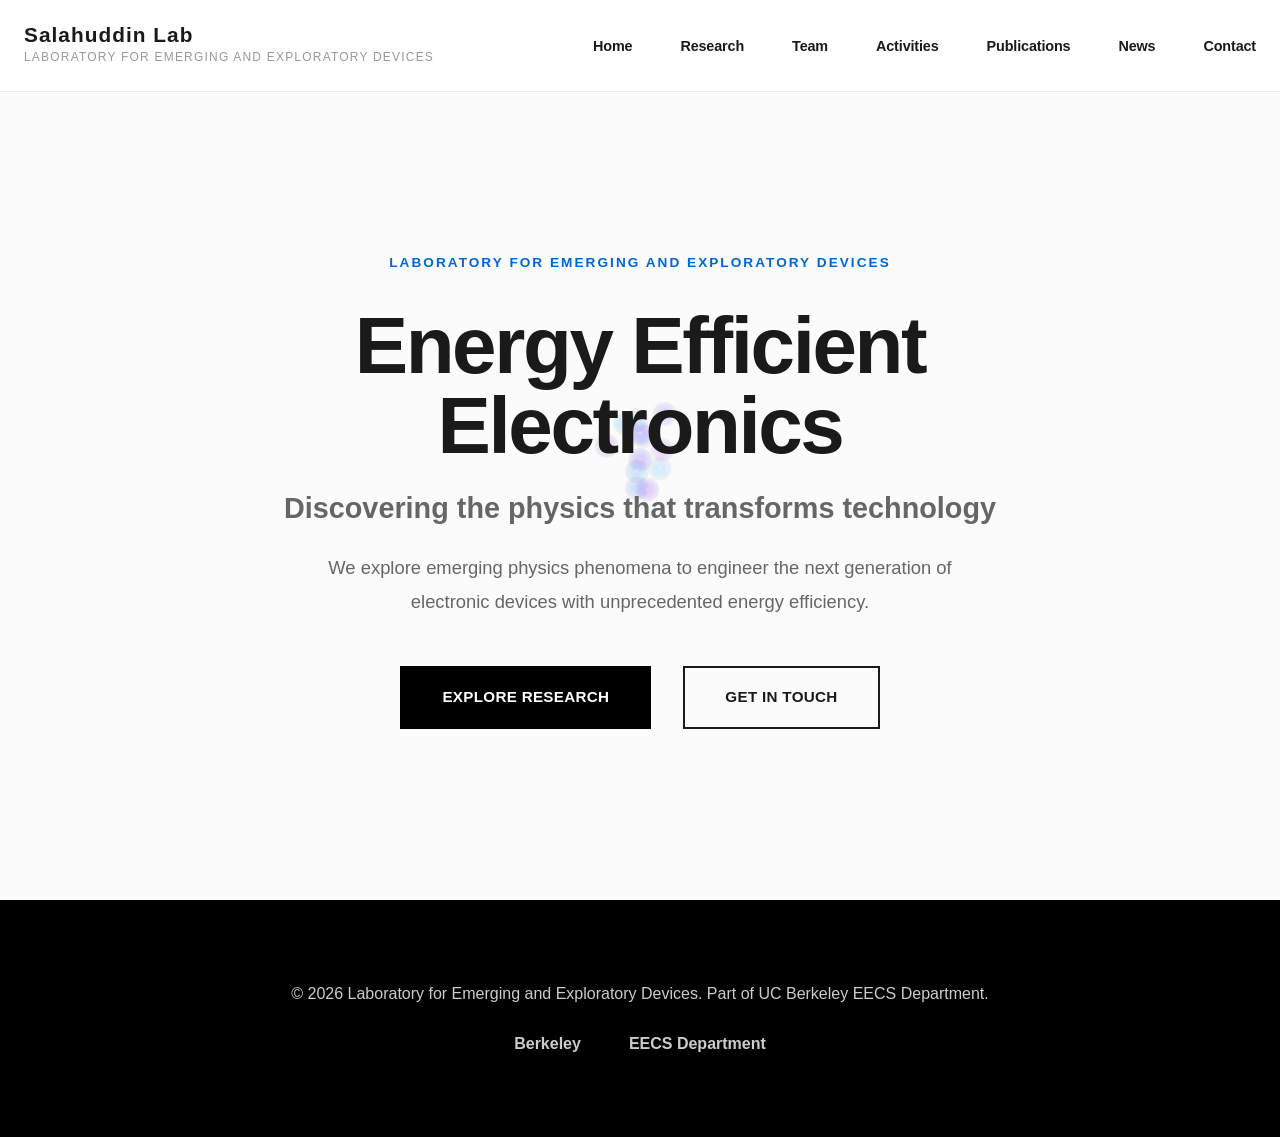
<file: index.html>
<!DOCTYPE html>
<html lang="en">
<head>
    <meta charset="UTF-8">
    <meta name="viewport" content="width=device-width, initial-scale=1.0">
    <title>Salahuddin Lab</title>
    <link rel="stylesheet" href="styles.css">
    <!-- Favicon links -->
    <link rel="icon" type="image/x-icon" href="content/favicon/favicon.ico">
    <link rel="icon" type="image/png" sizes="32x32" href="content/favicon/favicon-32x32.png">
    <link rel="icon" type="image/png" sizes="16x16" href="content/favicon/favicon-16x16.png">
    <link rel="apple-touch-icon" href="content/favicon/apple-touch-icon.png">
    <link rel="manifest" href="content/favicon/site.webmanifest">
    <!-- Preload critical images -->
    <link rel="preload" as="image" href="content/team/salahuddin.jpg">
    <link rel="preload" as="image" href="content/icon-materials.png">
    <link rel="preload" as="image" href="content/icon-simulation.png">
    <link rel="preload" as="image" href="content/icon-engineering.png">
    <!-- Service worker registration -->
    <script>
      if ('serviceWorker' in navigator) {
        window.addEventListener('load', function() {
          navigator.serviceWorker.register('sw.js').then(function(registration) {
            console.log('Service Worker registered successfully:', registration);
          }, function(error) {
            console.log('Service Worker registration failed:', error);
          });
        });
      }
    </script>
    <script>
        // Smooth scroll animations
        const observerOptions = {
            threshold: 0.1,
            rootMargin: '0px 0px -100px 0px'
        };

        const observer = new IntersectionObserver(function(entries) {
            entries.forEach(entry => {
                if (entry.isIntersecting) {
                    entry.target.classList.add('fade-in-visible');
                }
            });
        }, observerOptions);

        document.addEventListener('DOMContentLoaded', function() {
            document.querySelectorAll('.fade-in, .slide-in-left, .slide-in-right').forEach(el => {
                observer.observe(el);
            });

            // Mobile menu toggle
            const hamburger = document.getElementById('hamburger');
            const navLinks = document.getElementById('nav-links');
            
            if (hamburger) {
                hamburger.addEventListener('click', function() {
                    hamburger.classList.toggle('active');
                    navLinks.classList.toggle('active');
                });
                
                // Close menu when a link is clicked
                navLinks.querySelectorAll('a').forEach(link => {
                    link.addEventListener('click', function() {
                        hamburger.classList.remove('active');
                        navLinks.classList.remove('active');
                    });
                });
            }
        });

        // Plasma Ball Effect
        class PlasmaEffect {
            constructor() {
                this.canvas = document.getElementById('lava-lamp-canvas');
                this.ctx = this.canvas.getContext('2d');
                this.particles = [];
                this.mouseX = window.innerWidth / 2;
                this.mouseY = window.innerHeight / 2;
                this.time = 0;
                this.setupCanvas();
                this.initPlasmas();
                this.setupEventListeners();
                this.animate();
            }

            setupCanvas() {
                this.canvas.width = this.canvas.offsetWidth;
                this.canvas.height = this.canvas.offsetHeight;
                window.addEventListener('resize', () => this.onWindowResize());
            }

            onWindowResize() {
                this.canvas.width = this.canvas.offsetWidth;
                this.canvas.height = this.canvas.offsetHeight;
            }

            initPlasmas() {
                this.particles = [];
                for (let i = 0; i < 6; i++) {
                    this.particles.push(this.spawnPlasma());
                }
            }

            spawnPlasma() {
                const edge = Math.floor(Math.random() * 4);
                let x, y;

                switch(edge) {
                    case 0: // top
                        x = Math.random() * this.canvas.width;
                        y = 0;
                        break;
                    case 1: // right
                        x = this.canvas.width;
                        y = Math.random() * this.canvas.height;
                        break;
                    case 2: // bottom
                        x = Math.random() * this.canvas.width;
                        y = this.canvas.height;
                        break;
                    case 3: // left
                        x = 0;
                        y = Math.random() * this.canvas.height;
                        break;
                }

                return {
                    x: x,
                    y: y,
                    vx: 0,
                    vy: 0,
                    hue: Math.random() * 60 + 200, // purple-blue range
                    size: 4,
                    wobbleOffset: Math.random() * Math.PI * 4
                };
            }

            setupEventListeners() {
                document.addEventListener('mousemove', (e) => {
                    this.mouseX = e.clientX;
                    this.mouseY = e.clientY;
                });
            }

            update() {
                this.time += 0.001; // ~60fps

                this.particles.forEach((particle, index) => {
                    // Calculate direction toward mouse
                    const dx = this.mouseX - particle.x;
                    const dy = this.mouseY - particle.y;
                    const distance = Math.sqrt(dx * dx + dy * dy);

                    if (distance > 8) {
                        // Move toward mouse with high speed
                        const speed = 50 + Math.random() * 8;
                        const angle = Math.atan2(dy, dx);
                        const wobble = Math.sin(this.time * 0.15 + particle.wobbleOffset) * 0.2;

                        particle.vx = Math.cos(angle + wobble) * speed;
                        particle.vy = Math.sin(angle + wobble) * speed;

                        particle.x += particle.vx;
                        particle.y += particle.vy;
                    } else {
                        // Reached cursor - respawn from edge
                        this.particles[index] = this.spawnPlasma();
                        return;
                    }

                    // Check if off-screen, respawn if so
                    if (particle.x < -50 || particle.x > this.canvas.width + 50 ||
                        particle.y < -50 || particle.y > this.canvas.height + 50) {
                        this.particles[index] = this.spawnPlasma();
                    }
                });
            }

            draw() {
                // Fade effect - clear with semi-transparent overlay for motion trails
                this.ctx.fillStyle = 'rgba(255, 255, 255, 0.15)';
                this.ctx.fillRect(0, 0, this.canvas.width, this.canvas.height);

                // Draw plasma balls
                this.particles.forEach(particle => {
                    // Create glow effect
                    const gradient = this.ctx.createRadialGradient(
                        particle.x, particle.y, 0,
                        particle.x, particle.y, particle.size * 3
                    );

                    const hueShift = (this.time * 100 + particle.wobbleOffset * 50) % 60;
                    const hue = (particle.hue + hueShift) % 360;

                    gradient.addColorStop(0, `hsla(${hue}, 100%, 80%, 0.4)`);
                    gradient.addColorStop(0.4, `hsla(${hue}, 100%, 60%, 0.2)`);
                    gradient.addColorStop(1, `hsla(${hue}, 100%, 30%, 0.05)`);

                    this.ctx.fillStyle = gradient;
                    this.ctx.beginPath();
                    this.ctx.arc(particle.x, particle.y, particle.size * 3, 0, Math.PI * 2);
                    this.ctx.fill();

                    // Add bright core
                    this.ctx.fillStyle = `hsla(${hue}, 100%, 95%, 0.3)`;
                    this.ctx.beginPath();
                    this.ctx.arc(particle.x, particle.y, particle.size * 0.5, 0, Math.PI * 2);
                    this.ctx.fill();
                });
            }

            animate() {
                this.update();
                this.draw();
                requestAnimationFrame(() => this.animate());
            }
        }

        document.addEventListener('DOMContentLoaded', function() {
            new PlasmaEffect();
        });
    </script>
</head>
<body>
    <!-- Navigation -->
    <nav class="navbar">
        <div class="container">
            <div class="nav-content">
                <div class="logo">
                    <a href="index.html" class="logo-link">
                        <h1>Salahuddin Lab</h1>
                        <p class="tagline">Laboratory for Emerging and Exploratory Devices</p>
                    </a>
                </div>
                <button class="hamburger" id="hamburger">
                    <span></span>
                    <span></span>
                    <span></span>
                </button>
                <ul class="nav-links" id="nav-links">
                    <li><a href="index.html">Home</a></li>
                    <li><a href="research.html">Research</a></li>
                    <li><a href="team.html">Team</a></li>
                    <li><a href="activities.html">Activities</a></li>
                    <li><a href="publications.html">Publications</a></li>
                    <li><a href="news.html">News</a></li>
                    <li><a href="contact.html">Contact</a></li>
                </ul>
            </div>
        </div>
    </nav>

    <!-- Hero Section -->
    <section class="hero">
        <div class="hero-video-bg">
            <div class="hero-overlay"></div>
        </div>
        <canvas id="lava-lamp-canvas" class="lava-lamp-canvas"></canvas>
        <div class="container hero-container">
            <div class="hero-content fade-in">
                <p class="hero-overline">LABORATORY FOR EMERGING AND EXPLORATORY DEVICES</p>
                <h1 class="hero-title">Energy Efficient Electronics</h1>
                <p class="hero-tagline">Discovering the physics that transforms technology</p>
                <p class="hero-description">
                    We explore emerging physics phenomena to engineer the next generation of electronic devices with unprecedented energy efficiency.
                </p>
                <div class="hero-cta-group">
                    <a href="research.html" class="cta-button primary">Explore Research</a>
                    <a href="contact.html" class="cta-button secondary">Get In Touch</a>
                </div>
            </div>
        </div>
    </section>

      <!-- Footer -->
    <footer class="footer">
        <div class="container">
            <p>&copy; 2026 Laboratory for Emerging and Exploratory Devices. Part of UC Berkeley EECS Department.</p>
            <div class="footer-links">
                <a href="https://www.berkeley.edu/">Berkeley</a>
                <a href="https://eecs.berkeley.edu/">EECS Department</a>
            </div>
        </div>
    </footer>
</body>
</html>
</file>
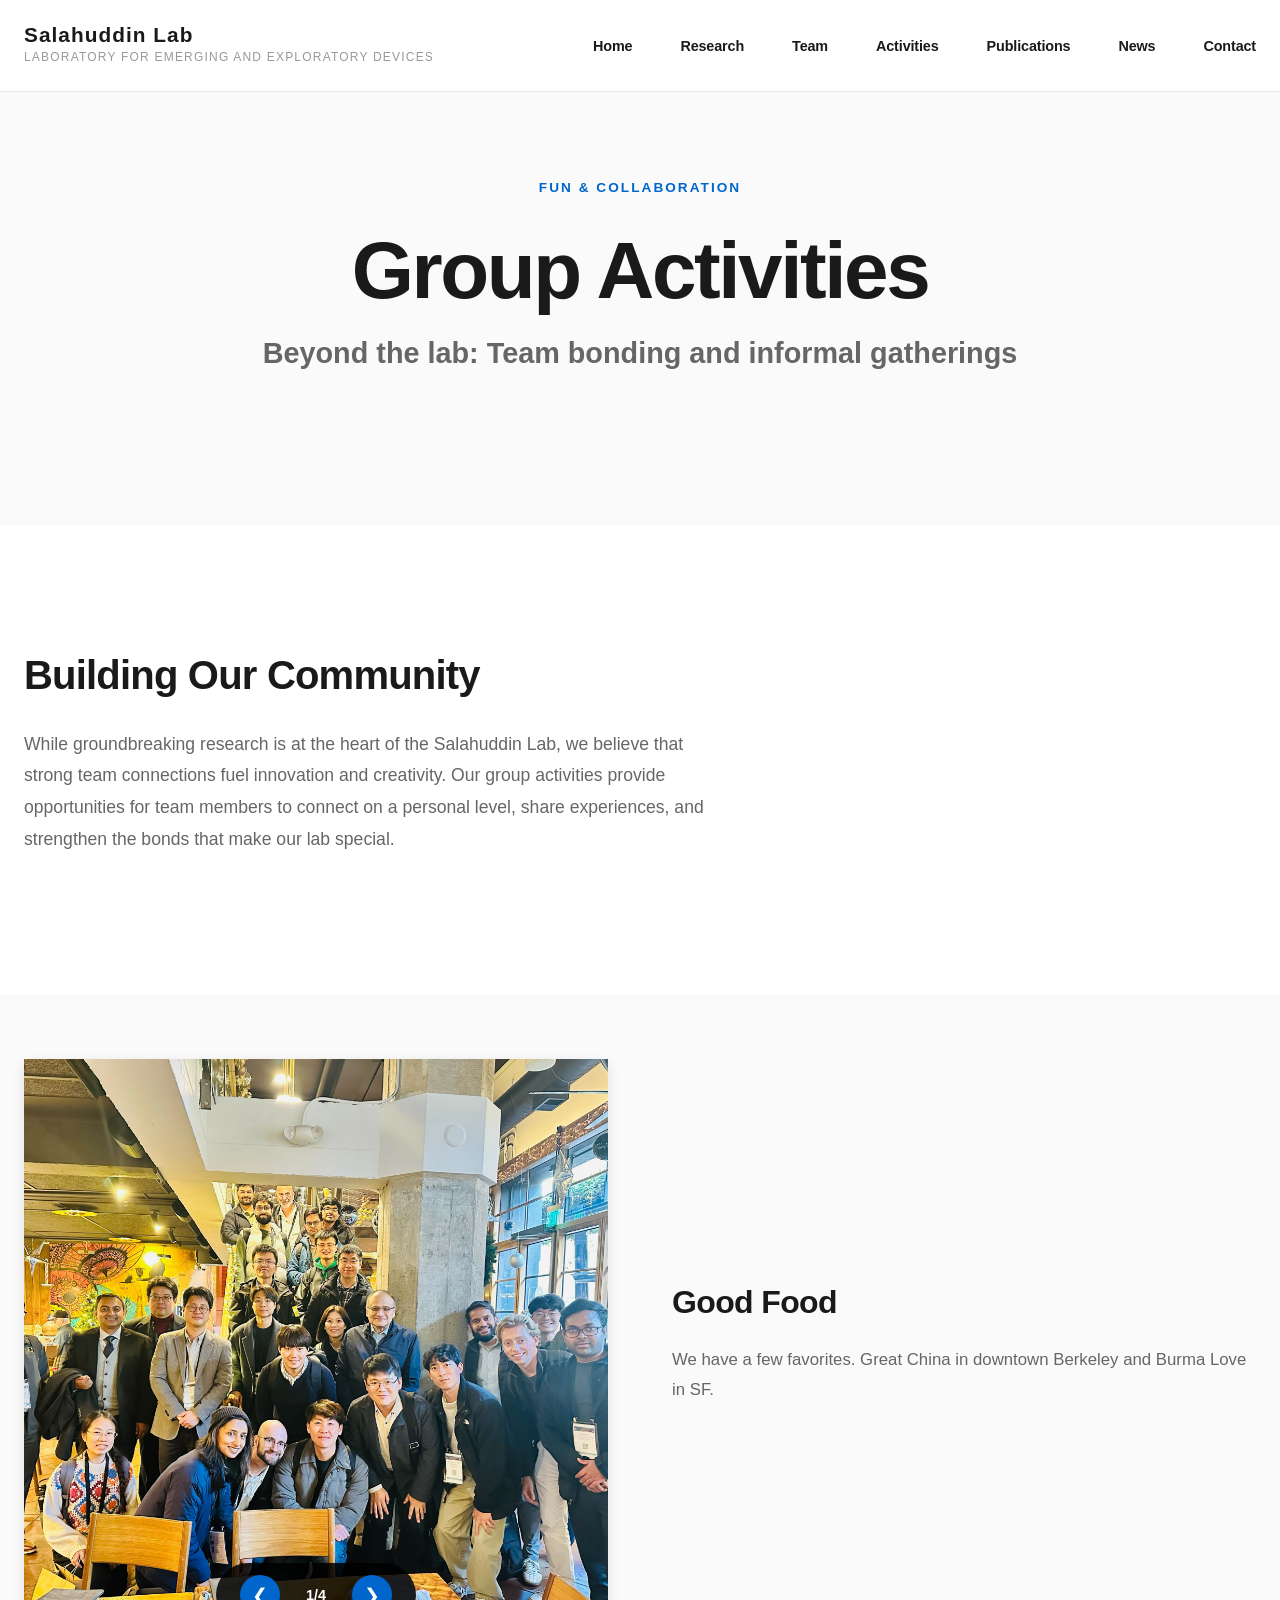
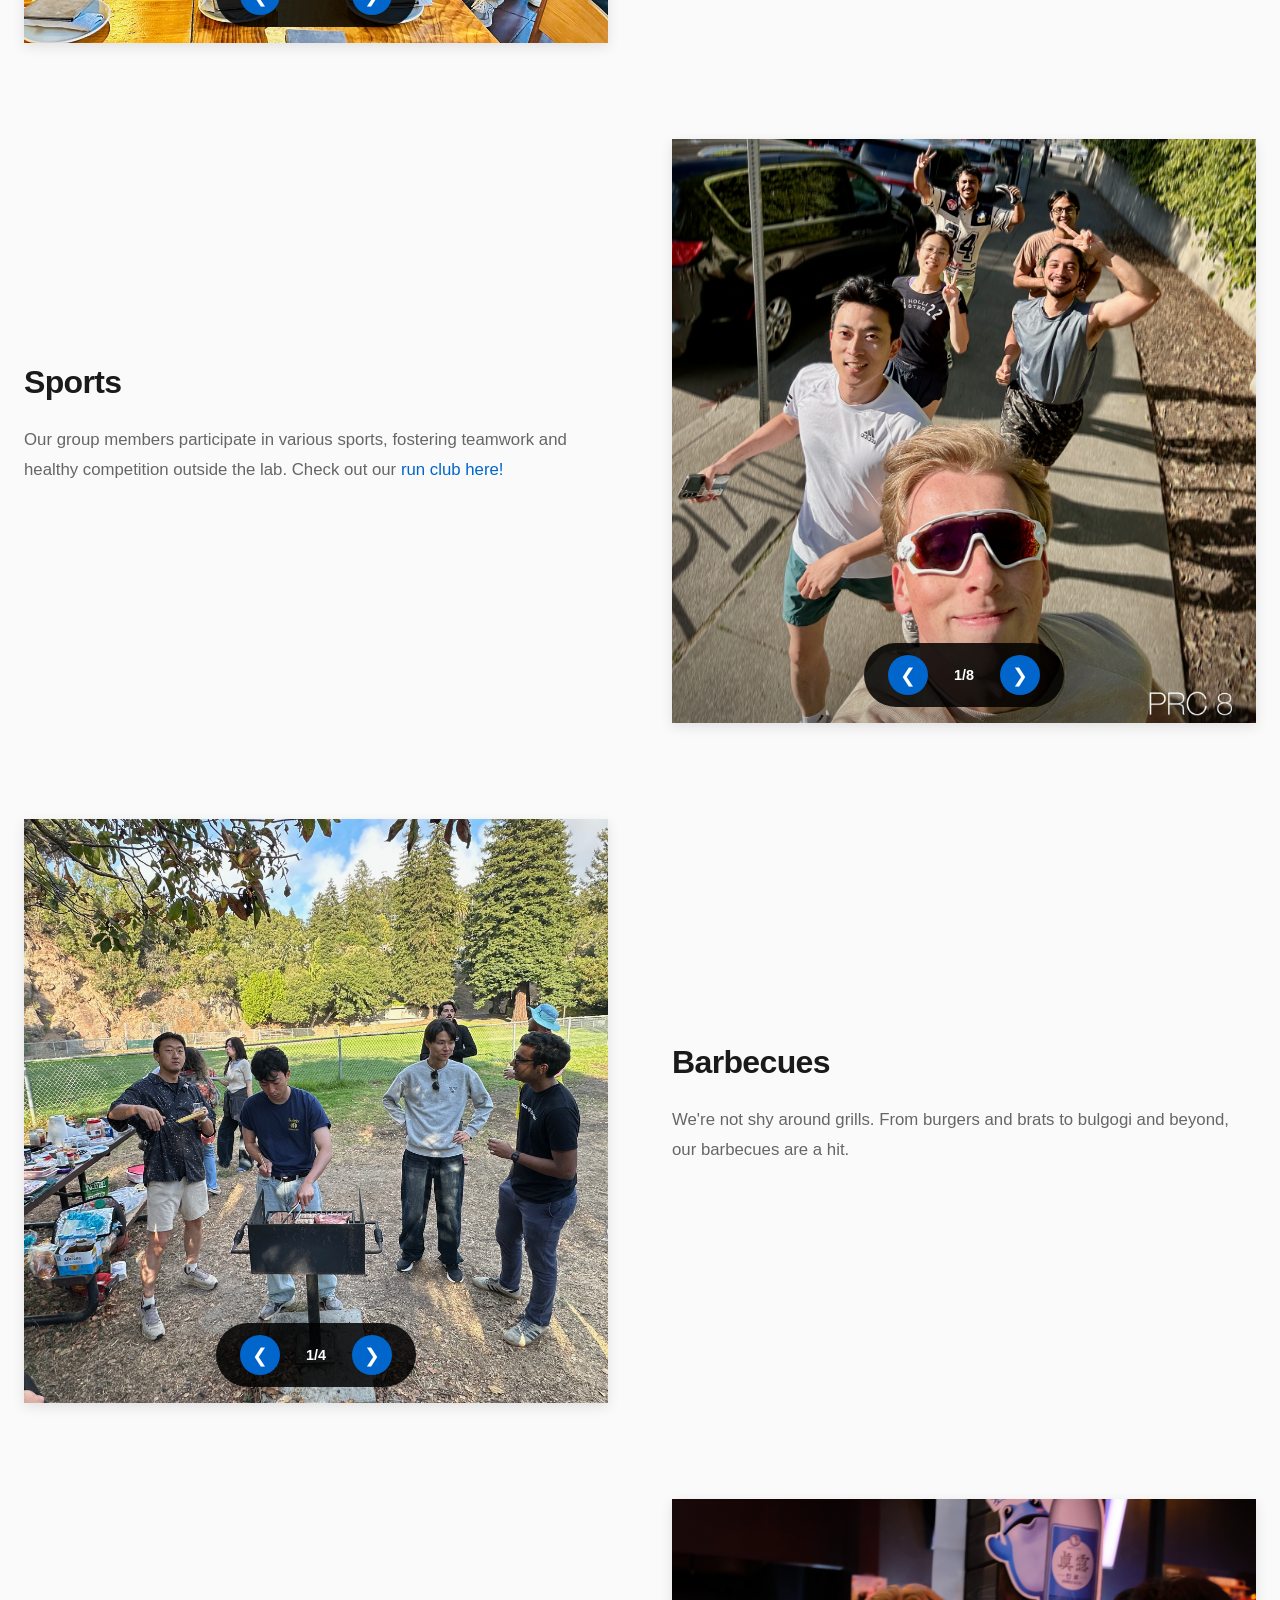
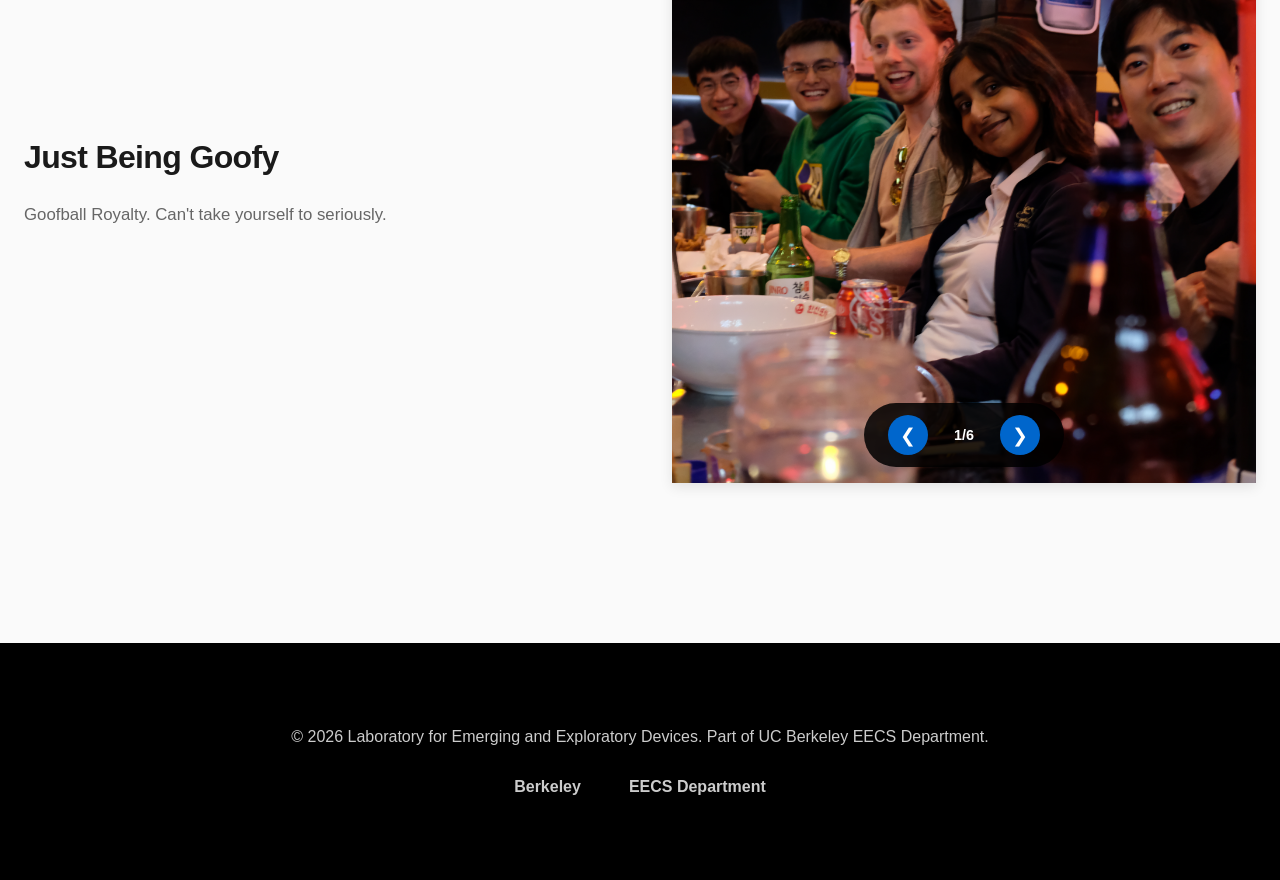
<file: activities.html>
<!DOCTYPE html>
<html lang="en">
<head>
    <meta charset="UTF-8">
    <meta name="viewport" content="width=device-width, initial-scale=1.0">
    <title>Group Activities - Salahuddin Lab</title>
    <link rel="stylesheet" href="styles.css">
    <!-- Favicon links -->
    <link rel="icon" type="image/x-icon" href="content/favicon/favicon.ico">
    <link rel="icon" type="image/png" sizes="32x32" href="content/favicon/favicon-32x32.png">
    <link rel="icon" type="image/png" sizes="16x16" href="content/favicon/favicon-16x16.png">
    <link rel="apple-touch-icon" href="content/favicon/apple-touch-icon.png">
    <link rel="manifest" href="content/favicon/site.webmanifest">
    <!-- Preload activity images -->
    <link rel="preload" as="image" href="content/Food1.png">
    <link rel="preload" as="image" href="content/Sports1.png">
    <link rel="preload" as="image" href="content/Barbecues1.png">
    <link rel="preload" as="image" href="content/goofy1.png">
    <!-- Service worker registration -->
    <script>
      if ('serviceWorker' in navigator) {
        window.addEventListener('load', function() {
          navigator.serviceWorker.register('sw.js').then(function(registration) {
            console.log('Service Worker registered successfully:', registration);
          }, function(error) {
            console.log('Service Worker registration failed:', error);
          });
        });
      }
    </script>
    <script>
        const observerOptions = {
            threshold: 0.1,
            rootMargin: '0px 0px -100px 0px'
        };

        const observer = new IntersectionObserver(function(entries) {
            entries.forEach(entry => {
                if (entry.isIntersecting) {
                    entry.target.classList.add('fade-in-visible');
                }
            });
        }, observerOptions);

        document.addEventListener('DOMContentLoaded', function() {
            document.querySelectorAll('.fade-in, .slide-in-left, .slide-in-right').forEach(el => {
                observer.observe(el);
            });

            // Mobile menu toggle
            const hamburger = document.getElementById('hamburger');
            const navLinks = document.getElementById('nav-links');
            
            if (hamburger) {
                hamburger.addEventListener('click', function() {
                    hamburger.classList.toggle('active');
                    navLinks.classList.toggle('active');
                });
                
                // Close menu when a link is clicked
                navLinks.querySelectorAll('a').forEach(link => {
                    link.addEventListener('click', function() {
                        hamburger.classList.remove('active');
                        navLinks.classList.remove('active');
                    });
                });
            }

            // Generic toggleable image carousel
            function setupImageCarousel(elementId, containerId, category, count) {
                const imageElement = document.getElementById(elementId);
                const container = document.getElementById(containerId);
                if (!imageElement || !container) return;

                let currentIndex = 0;
                const images = Array.from({length: count}, (_, i) => `content/${category}${i + 1}.png`);

                // Create carousel controls
                const controlsDiv = document.createElement('div');
                controlsDiv.className = 'carousel-controls';
                
                const prevBtn = document.createElement('button');
                prevBtn.className = 'carousel-btn carousel-prev';
                prevBtn.innerHTML = '&#10094;'; // Left arrow
                prevBtn.addEventListener('click', () => {
                    currentIndex = (currentIndex - 1 + images.length) % images.length;
                    imageElement.src = images[currentIndex];
                    updateCounter();
                });

                const nextBtn = document.createElement('button');
                nextBtn.className = 'carousel-btn carousel-next';
                nextBtn.innerHTML = '&#10095;'; // Right arrow
                nextBtn.addEventListener('click', () => {
                    currentIndex = (currentIndex + 1) % images.length;
                    imageElement.src = images[currentIndex];
                    updateCounter();
                });

                const counter = document.createElement('span');
                counter.className = 'carousel-counter';
                const updateCounter = () => {
                    counter.textContent = `${currentIndex + 1}/${images.length}`;
                };
                updateCounter();

                controlsDiv.appendChild(prevBtn);
                controlsDiv.appendChild(counter);
                controlsDiv.appendChild(nextBtn);
                
                // Append controls to the container (image div)
                container.appendChild(controlsDiv);
            }

            // Setup carousels for food (4 images), sports (6 images), barbecues (2 images), and goofy (6 images)
            setupImageCarousel('rotating-food-image', 'food-activity', 'Food', 4);
            setupImageCarousel('rotating-sports-image', 'sports-activity', 'Sports', 8);
            setupImageCarousel('rotating-barbecues-image', 'barbecues-activity', 'Barbecues', 4);
            setupImageCarousel('rotating-goofy-image', 'goofy-activity', 'goofy', 6);
        });
    </script>
</head>
<body>
    <!-- Navigation -->
    <nav class="navbar">
        <div class="container">
            <div class="nav-content">
                <div class="logo">
                    <a href="index.html" class="logo-link">
                        <h1>Salahuddin Lab</h1>
                        <p class="tagline">Laboratory for Emerging and Exploratory Devices</p>
                    </a>
                </div>
                <button class="hamburger" id="hamburger">
                    <span></span>
                    <span></span>
                    <span></span>
                </button>
                <ul class="nav-links" id="nav-links">
                    <li><a href="index.html">Home</a></li>
                    <li><a href="research.html">Research</a></li>
                    <li><a href="team.html">Team</a></li>
                    <li><a href="activities.html">Activities</a></li>
                    <li><a href="publications.html">Publications</a></li>
                    <li><a href="news.html">News</a></li>
                    <li><a href="contact.html">Contact</a></li>
                </ul>
            </div>
        </div>
    </nav>

    <!-- Hero Section -->
    <section class="page-hero">
        <div class="hero-video-bg">
            <div class="hero-overlay"></div>
        </div>
        <div class="container hero-container">
            <div class="hero-content fade-in">
                <p class="hero-overline">FUN & COLLABORATION</p>
                <h1 class="hero-title">Group Activities</h1>
                <p class="hero-tagline">Beyond the lab: Team bonding and informal gatherings</p>
            </div>
        </div>
    </section>

    <!-- Main Content -->
    <section class="section activities-intro">
        <div class="container">
            <div class="content-block fade-in">
                <h2>Building Our Community</h2>
                <p>While groundbreaking research is at the heart of the Salahuddin Lab, we believe that strong team connections fuel innovation and creativity. Our group activities provide opportunities for team members to connect on a personal level, share experiences, and strengthen the bonds that make our lab special.</p>
            </div>
        </div>
    </section>

    <!-- Activities Section -->
    <section class="section activities-section">
        <div class="container">
            <!-- Activity 1 -->
            <div class="activity-row fade-in">
                <div id="food-activity" class="activity-image" style="background: linear-gradient(135deg, #FF6B6B 0%, #FF8E72 100%);">
                    <img id="rotating-food-image" src="content/Food1.png" alt="Lunch at Burma Love">
                </div>
                <div class="activity-text">
                    <h2>Good Food</h2>
                    <p>We have a few favorites. Great China in downtown Berkeley and Burma Love in SF.</p>
                </div>
            </div>

            <!-- Activity 2 -->
            <div class="activity-row fade-in">
                <div id="sports-activity" class="activity-image" style="background: linear-gradient(135deg, #4ECDC4 0%, #44A08D 100%);">
                    <img id="rotating-sports-image" src="content/Sports1.png" alt="Sports">
                </div>
                <div class="activity-text">
                    <h2>Sports</h2>
                    <p>Our group members participate in various sports, fostering teamwork and healthy competition outside the lab. Check out our <a href="https://platorunclub.com" target="_blank" rel="noopener noreferrer">run club here!</a></p>
                </div>
            </div>

            <!-- Activity 3 -->
            <div class="activity-row fade-in">
                <div id="barbecues-activity" class="activity-image" style="background: linear-gradient(135deg, #F7B731 0%, #F5AF19 100%);">
                    <img id="rotating-barbecues-image" src="content/Barbecues1.png" alt="Barbecues">
                </div>
                <div class="activity-text">
                    <h2>Barbecues</h2>
                    <p>We're not shy around grills. From burgers and brats to bulgogi and beyond, our barbecues are a hit.</p>
                </div>
            </div>

            <!-- Activity 4 -->
            <div class="activity-row fade-in">
                <div id="goofy-activity" class="activity-image" style="background: linear-gradient(135deg, #A29BFE 0%, #6C5CE7 100%);">
                    <img id="rotating-goofy-image" src="content/goofy1.png" alt="Just Being Goofy">
                </div>
                <div class="activity-text">
                    <h2>Just Being Goofy</h2>
                    <p>Goofball Royalty. Can't take yourself to seriously.</p>
                </div>
            </div>
        </div>
    </section>

<!-- Footer -->
    <footer class="footer">
        <div class="container">
            <p>&copy; 2026 Laboratory for Emerging and Exploratory Devices. Part of UC Berkeley EECS Department.</p>
            <div class="footer-links">
                <a href="https://www.berkeley.edu/">Berkeley</a>
                <a href="https://eecs.berkeley.edu/">EECS Department</a>
            </div>
        </div>
    </footer>
</body>
</html>
</file>
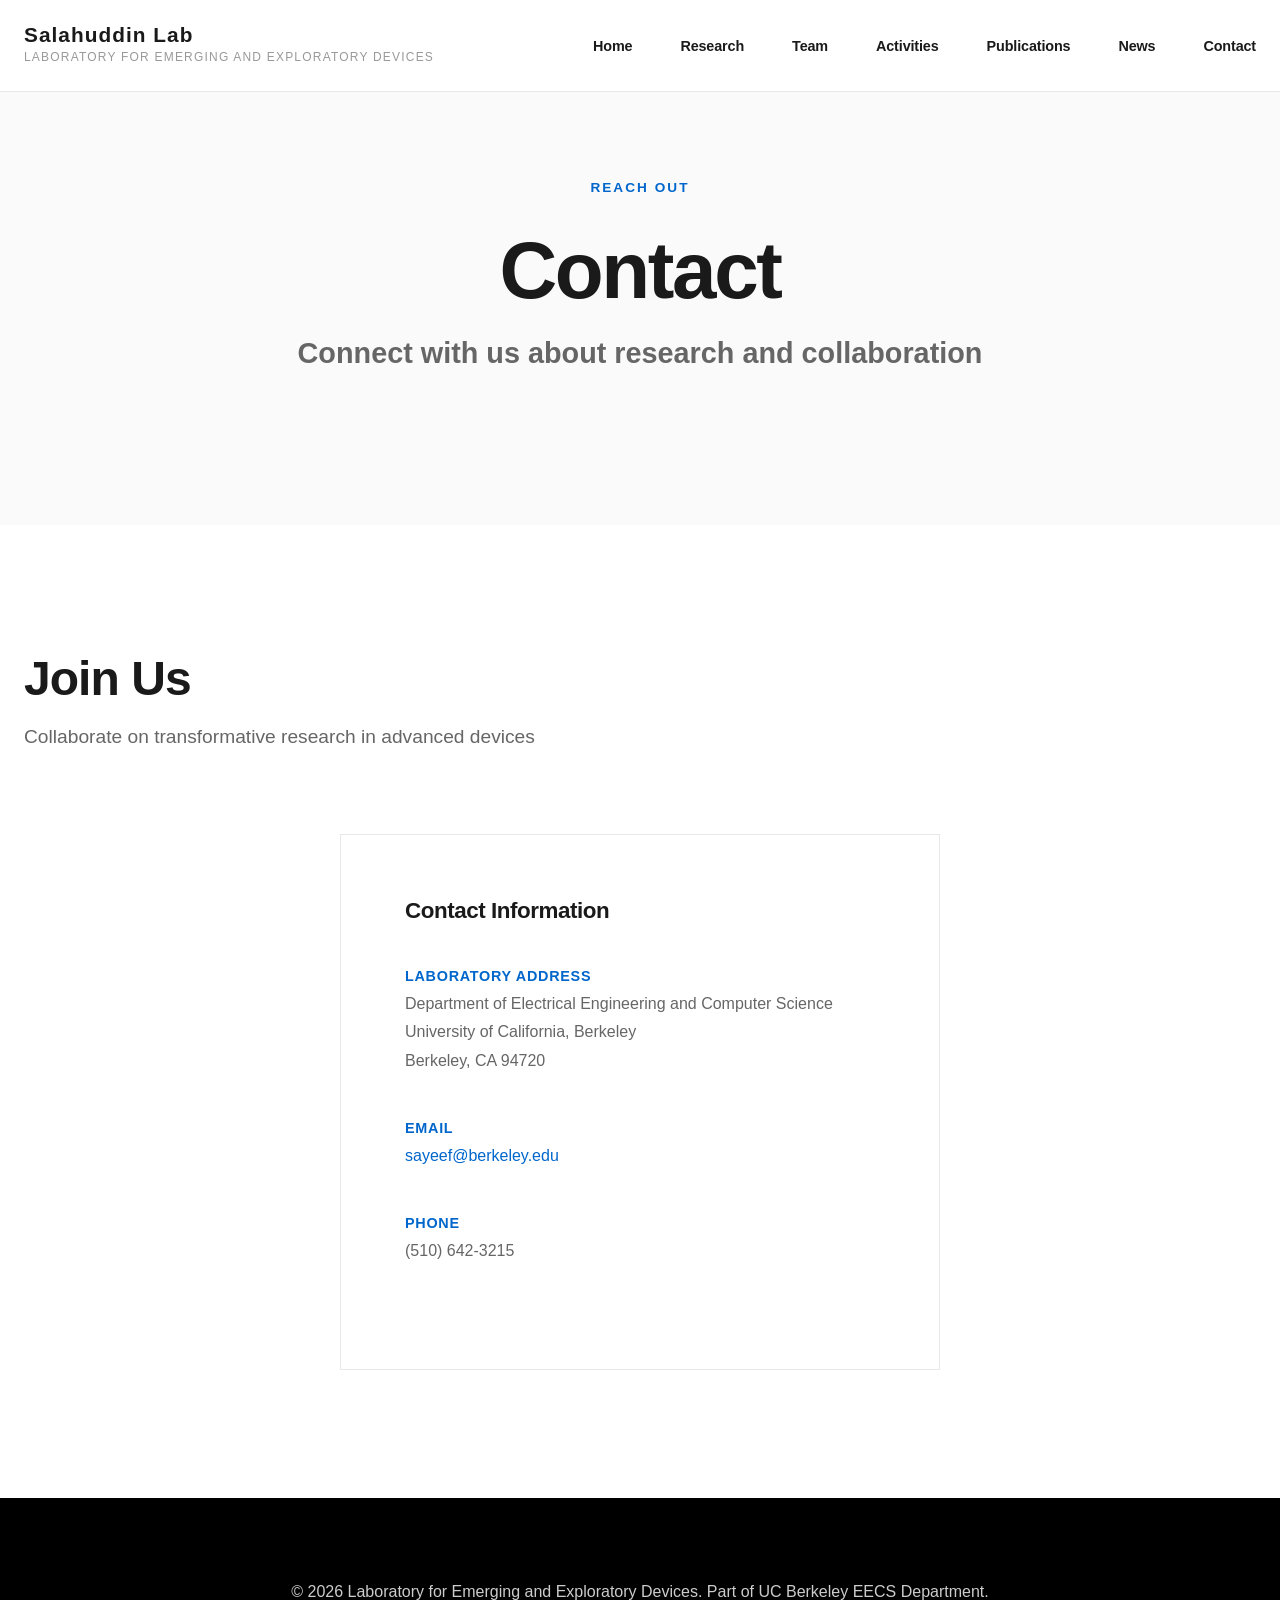
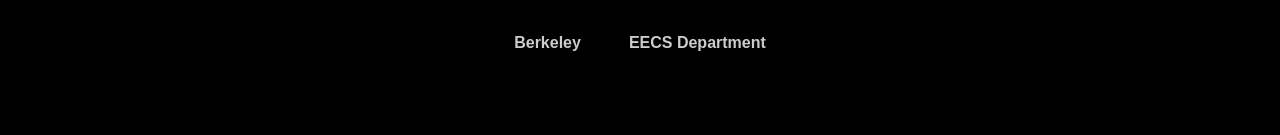
<file: contact.html>
<!DOCTYPE html>
<html lang="en">
<head>
    <meta charset="UTF-8">
    <meta name="viewport" content="width=device-width, initial-scale=1.0">
    <title>Contact - Salahuddin Lab</title>
    <link rel="stylesheet" href="styles.css">
    <!-- Favicon links -->
    <link rel="icon" type="image/x-icon" href="content/favicon/favicon.ico">
    <link rel="icon" type="image/png" sizes="32x32" href="content/favicon/favicon-32x32.png">
    <link rel="icon" type="image/png" sizes="16x16" href="content/favicon/favicon-16x16.png">
    <link rel="apple-touch-icon" href="content/favicon/apple-touch-icon.png">
    <link rel="manifest" href="content/favicon/site.webmanifest">
    <!-- Service worker registration -->
    <script>
      if ('serviceWorker' in navigator) {
        window.addEventListener('load', function() {
          navigator.serviceWorker.register('sw.js').then(function(registration) {
            console.log('Service Worker registered successfully:', registration);
          }, function(error) {
            console.log('Service Worker registration failed:', error);
          });
        });
      }
    </script>
    <script>
        const observerOptions = {
            threshold: 0.1,
            rootMargin: '0px 0px -100px 0px'
        };

        const observer = new IntersectionObserver(function(entries) {
            entries.forEach(entry => {
                if (entry.isIntersecting) {
                    entry.target.classList.add('fade-in-visible');
                }
            });
        }, observerOptions);

        document.addEventListener('DOMContentLoaded', function() {
            document.querySelectorAll('.fade-in, .slide-in-left, .slide-in-right').forEach(el => {
                observer.observe(el);
            });

            // Mobile menu toggle
            const hamburger = document.getElementById('hamburger');
            const navLinks = document.getElementById('nav-links');
            
            if (hamburger) {
                hamburger.addEventListener('click', function() {
                    hamburger.classList.toggle('active');
                    navLinks.classList.toggle('active');
                });
                
                // Close menu when a link is clicked
                navLinks.querySelectorAll('a').forEach(link => {
                    link.addEventListener('click', function() {
                        hamburger.classList.remove('active');
                        navLinks.classList.remove('active');
                    });
                });
            }
        });
    </script>
</head>
<body>
    <!-- Navigation -->
    <nav class="navbar">
        <div class="container">
            <div class="nav-content">
                <div class="logo">
                    <a href="index.html" class="logo-link">
                        <h1>Salahuddin Lab</h1>
                        <p class="tagline">Laboratory for Emerging and Exploratory Devices</p>
                    </a>
                </div>
                <button class="hamburger" id="hamburger">
                    <span></span>
                    <span></span>
                    <span></span>
                </button>
                <ul class="nav-links" id="nav-links">
                    <li><a href="index.html">Home</a></li>
                    <li><a href="research.html">Research</a></li>
                    <li><a href="team.html">Team</a></li>
                    <li><a href="activities.html">Activities</a></li>
                    <li><a href="publications.html">Publications</a></li>
                    <li><a href="news.html">News</a></li>
                    <li><a href="contact.html">Contact</a></li>
                </ul>
            </div>
        </div>
    </nav>

    <!-- Hero Section -->
    <section class="page-hero">
        <div class="hero-video-bg">
            <div class="hero-overlay"></div>
        </div>
        <div class="container hero-container">
            <div class="hero-content fade-in">
                <p class="hero-overline">REACH OUT</p>
                <h1 class="hero-title">Contact</h1>
                <p class="hero-tagline">Connect with us about research and collaboration</p>
            </div>
        </div>
    </section>

    <!-- Contact -->
    <section class="contact">
        <div class="container">
            <div class="section-header fade-in">
                <h2 class="section-title">Join Us</h2>
                <p class="section-description">Collaborate on transformative research in advanced devices</p>
            </div>
            <div class="contact-content">
                <div class="contact-info fade-in">
                    <h3>Contact Information</h3>
                    <div class="info-block">
                        <p class="info-label">Laboratory Address</p>
                        <p>
                            Department of Electrical Engineering and Computer Science<br>
                            University of California, Berkeley<br>
                            Berkeley, CA 94720
                        </p>
                    </div>
                    <div class="info-block">
                        <p class="info-label">Email</p>
                        <p><a href="mailto:sayeef@berkeley.edu">sayeef@berkeley.edu</a></p>
                    </div>
                    <div class="info-block">
                        <p class="info-label">Phone</p>
                        <p>(510) 642-3215</p>
                    </div>
                </div>
            </div>
        </div>
    </section>

<!-- Footer -->
    <footer class="footer">
        <div class="container">
            <p>&copy; 2026 Laboratory for Emerging and Exploratory Devices. Part of UC Berkeley EECS Department.</p>
            <div class="footer-links">
                <a href="https://www.berkeley.edu/">Berkeley</a>
                <a href="https://eecs.berkeley.edu/">EECS Department</a>
            </div>
        </div>
    </footer>
</body>
</html>
</file>
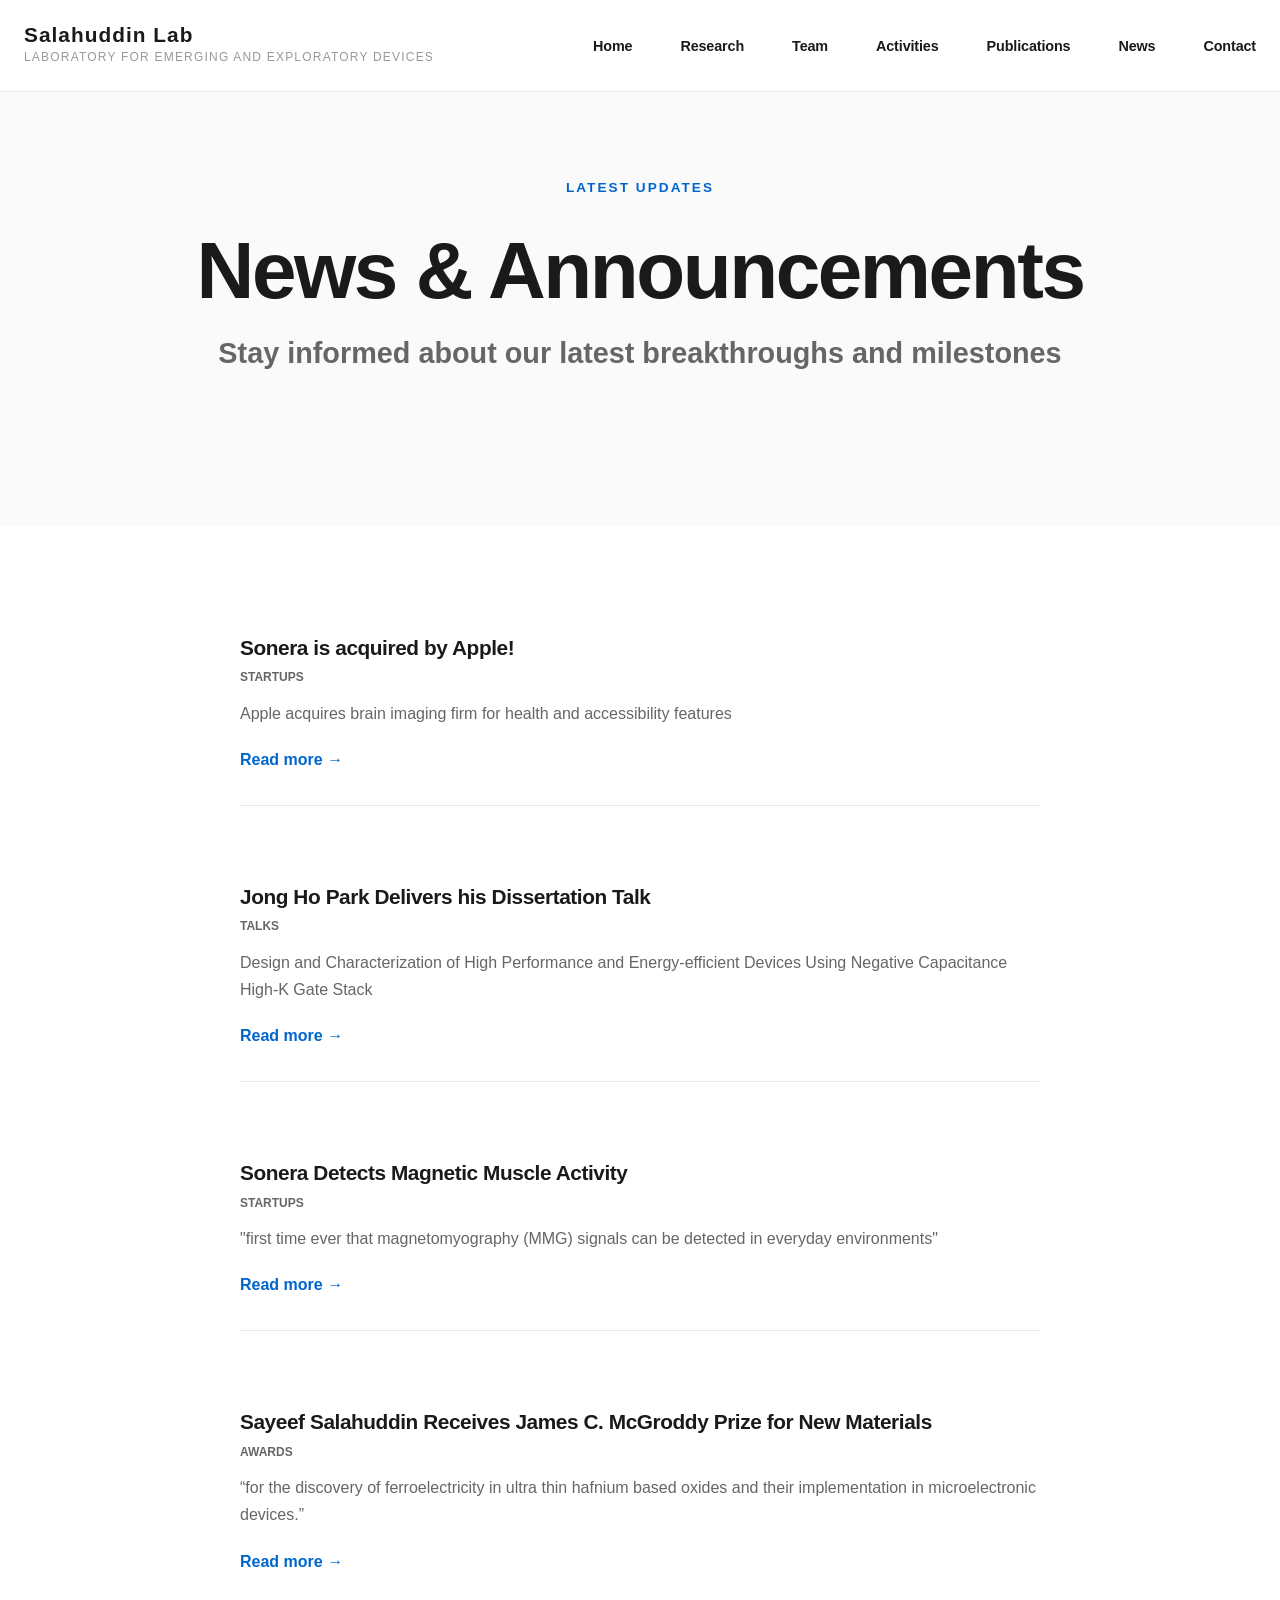
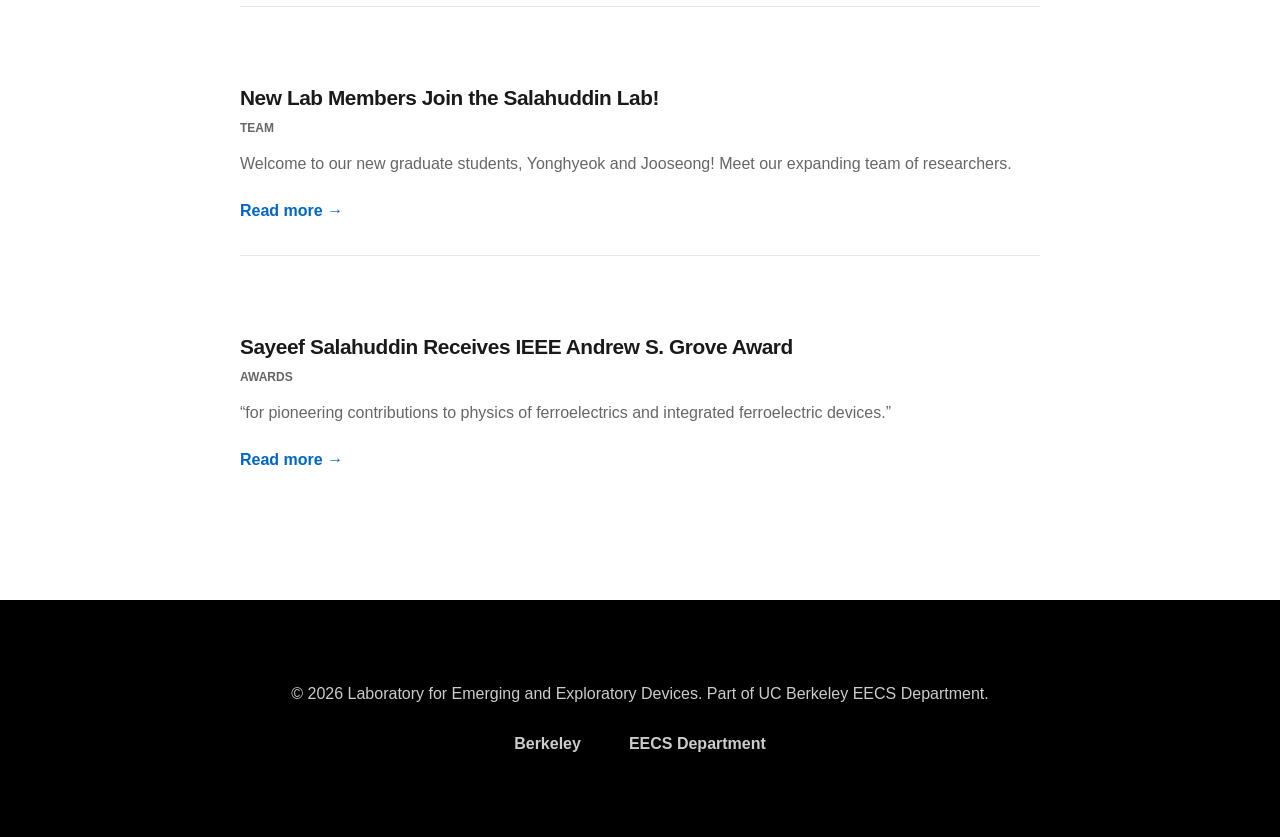
<file: news.html>
<!DOCTYPE html>
<html lang="en">
<head>
    <meta charset="UTF-8">
    <meta name="viewport" content="width=device-width, initial-scale=1.0">
    <title>News - Salahuddin Lab</title>
    <link rel="stylesheet" href="styles.css">
    <!-- Favicon links -->
    <link rel="icon" type="image/x-icon" href="content/favicon/favicon.ico">
    <link rel="icon" type="image/png" sizes="32x32" href="content/favicon/favicon-32x32.png">
    <link rel="icon" type="image/png" sizes="16x16" href="content/favicon/favicon-16x16.png">
    <link rel="apple-touch-icon" href="content/favicon/apple-touch-icon.png">
    <link rel="manifest" href="content/favicon/site.webmanifest">
    <!-- Service worker registration -->
    <script>
      if ('serviceWorker' in navigator) {
        window.addEventListener('load', function() {
          navigator.serviceWorker.register('sw.js').then(function(registration) {
            console.log('Service Worker registered successfully:', registration);
          }, function(error) {
            console.log('Service Worker registration failed:', error);
          });
        });
      }
    </script>
    <script>
        const observerOptions = {
            threshold: 0.1,
            rootMargin: '0px 0px -100px 0px'
        };

        const observer = new IntersectionObserver(function(entries) {
            entries.forEach(entry => {
                if (entry.isIntersecting) {
                    entry.target.classList.add('fade-in-visible');
                }
            });
        }, observerOptions);

        document.addEventListener('DOMContentLoaded', function() {
            document.querySelectorAll('.fade-in, .slide-in-left, .slide-in-right').forEach(el => {
                observer.observe(el);
            });

            // Mobile menu toggle
            const hamburger = document.getElementById('hamburger');
            const navLinks = document.getElementById('nav-links');
            
            if (hamburger) {
                hamburger.addEventListener('click', function() {
                    hamburger.classList.toggle('active');
                    navLinks.classList.toggle('active');
                });
                
                // Close menu when a link is clicked
                navLinks.querySelectorAll('a').forEach(link => {
                    link.addEventListener('click', function() {
                        hamburger.classList.remove('active');
                        navLinks.classList.remove('active');
                    });
                });
            }
        });
    </script>
</head>
<body>
    <!-- Navigation -->
    <nav class="navbar">
        <div class="container">
            <div class="nav-content">
                <div class="logo">
                    <a href="index.html" class="logo-link">
                        <h1>Salahuddin Lab</h1>
                        <p class="tagline">Laboratory for Emerging and Exploratory Devices</p>
                    </a>
                </div>
                <button class="hamburger" id="hamburger">
                    <span></span>
                    <span></span>
                    <span></span>
                </button>
                <ul class="nav-links" id="nav-links">
                    <li><a href="index.html">Home</a></li>
                    <li><a href="research.html">Research</a></li>
                    <li><a href="team.html">Team</a></li>
                    <li><a href="activities.html">Activities</a></li>
                    <li><a href="publications.html">Publications</a></li>
                    <li><a href="news.html">News</a></li>
                    <li><a href="contact.html">Contact</a></li>
                </ul>
            </div>
        </div>
    </nav>

    <!-- Hero Section -->
    <section class="page-hero">
        <div class="hero-video-bg">
            <div class="hero-overlay"></div>
        </div>
        <div class="container hero-container">
            <div class="hero-content fade-in">
                <p class="hero-overline">LATEST UPDATES</p>
                <h1 class="hero-title">News & Announcements</h1>
                <p class="hero-tagline">Stay informed about our latest breakthroughs and milestones</p>
            </div>
        </div>
    </section>

    <!-- News Section -->
    <section class="news-section">
        <div class="container">
            <div class="news-grid">
                <article class="news-card fade-in">
                    <div class="news-date">
                        <span class="news-month">Sept</span>
                        <span class="news-day">2026</span>
                    </div>
                    <div class="news-content">
                        <h3>Sonera is acquired by Apple!</h3>
                        <p class="news-category">Startups</p>
                        <p>Apple acquires brain imaging firm for health and accessibility features</p>
                        <a href="https://appleinsider.com/articles/26/09/08/apple-acquires-brain-imaging-firm-for-health-and-accessibility-features" class="news-link">Read more →</a>
                    </div>
                </article>
                 <!-- News Item 1 -->
                <article class="news-card fade-in">
                    <div class="news-date">
                        <span class="news-month">Dec</span>
                        <span class="news-day">2025</span>
                    </div>
                    <div class="news-content">
                        <h3>Jong Ho Park Delivers his Dissertation Talk</h3>
                        <p class="news-category">Talks</p>
                        <p>Design and Characterization of High Performance and Energy-efficient Devices Using Negative Capacitance High-K Gate Stack</p>
                        <a href="https://www2.eecs.berkeley.edu/Pubs/TechRpts/2025/EECS-2025-202.html" class="news-link">Read more →</a>
                    </div>
                </article>
                <!-- News Item 2 -->
                <article class="news-card fade-in">
                    <div class="news-date">
                        <span class="news-month">Dec</span>
                        <span class="news-day">2025</span>
                    </div>
                    <div class="news-content">
                        <h3>Sonera Detects Magnetic Muscle Activity</h3>
                        <p class="news-category">Startups</p>
                        <p>"first time ever that magnetomyography (MMG) signals can be detected in everyday environments"</p>
                        <a href="https://www.sonera.io/post/detection-of-magnetic-muscle-activity-in-real-world-conditions-with-soneras-contactless-chip-scale-sensors" class="news-link">Read more →</a>
                    </div>
                </article>
                <!-- News Item 3 -->
                <article class="news-card fade-in">
                    <div class="news-date">
                        <span class="news-month">Nov</span>
                        <span class="news-day">2025</span>
                    </div>
                    <div class="news-content">
                        <h3>Sayeef Salahuddin Receives James C. McGroddy Prize for New Materials</h3>
                        <p class="news-category">Awards</p>
                        <p>“for the discovery of ferroelectricity in ultra thin hafnium based oxides and their implementation in microelectronic devices.”</p>
                        <a href="https://www.aps.org/funding-recognition/prize/james-mcgroddy" class="news-link">Read more →</a>
                    </div>
                </article>
                <!-- News Item 4 -->
                <article class="news-card fade-in">
                    <div class="news-date">
                        <span class="news-month">August</span>
                        <span class="news-day">2025</span>
                    </div>
                    <div class="news-content">
                        <h3>New Lab Members Join the Salahuddin Lab!</h3>
                        <p class="news-category">Team</p>
                        <p>Welcome to our new graduate students, Yonghyeok and Jooseong! Meet our expanding team of researchers.</p>
                        <a href="team.html" class="news-link">Read more →</a>
                    </div>
                </article>
                <!-- News Item 5 -->
                <article class="news-card fade-in">
                    <div class="news-date">
                        <span class="news-month">July</span>
                        <span class="news-day">2024</span>
                    </div>
                    <div class="news-content">
                        <h3>Sayeef Salahuddin Receives IEEE Andrew S. Grove Award</h3>
                        <p class="news-category">Awards</p>
                        <p>“for pioneering contributions to physics of ferroelectrics and integrated ferroelectric devices.”</p>
                        <a href="https://corporate-awards.ieee.org/wp-content/uploads/grove-rl.pdf" class="news-link">Read more →</a>
                    </div>
                </article>
        </div>
    </section>

   <!-- Footer -->
    <footer class="footer">
        <div class="container">
            <p>&copy; 2026 Laboratory for Emerging and Exploratory Devices. Part of UC Berkeley EECS Department.</p>
            <div class="footer-links">
                <a href="https://www.berkeley.edu/">Berkeley</a>
                <a href="https://eecs.berkeley.edu/">EECS Department</a>
            </div>
        </div>
    </footer>
</body>
</html>
</file>
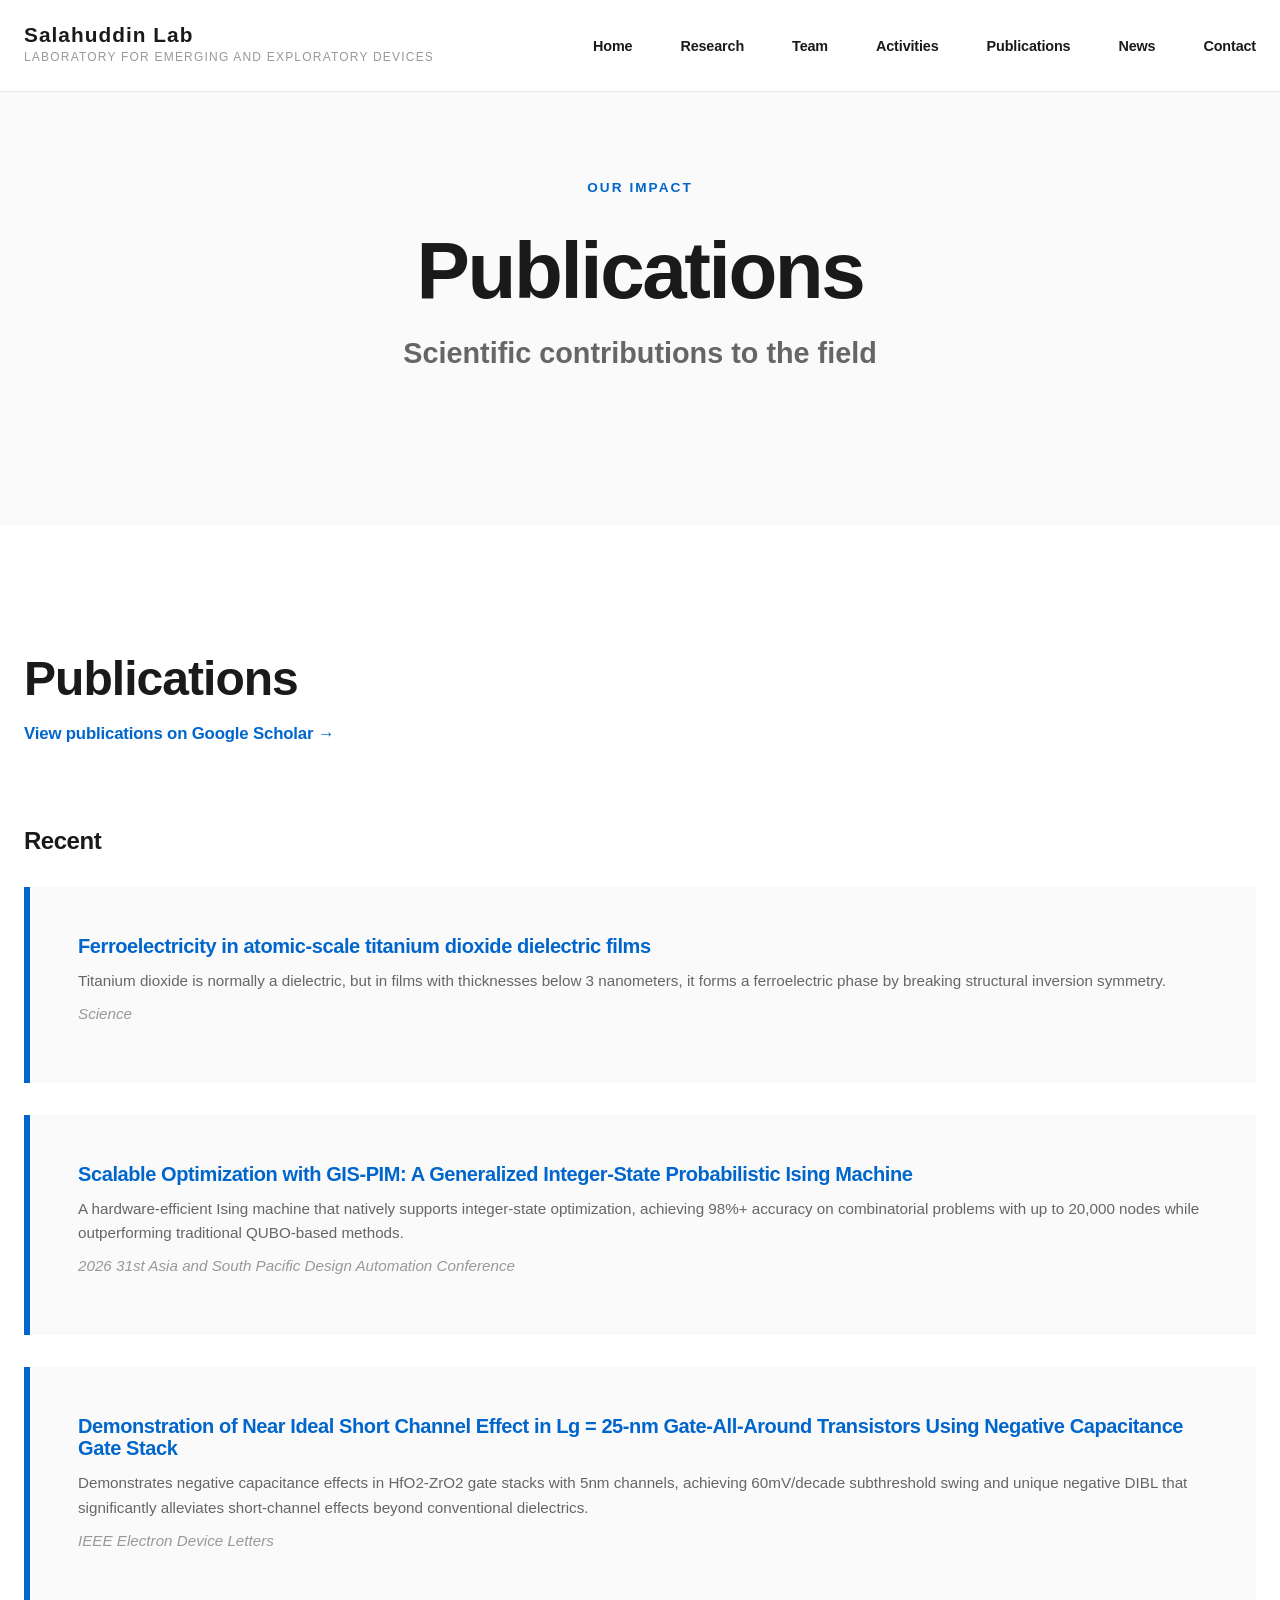
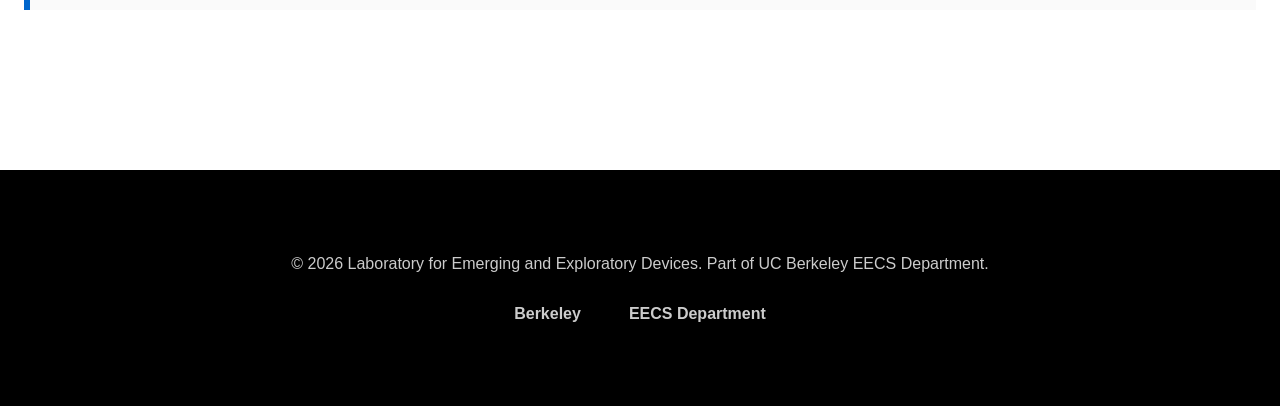
<file: publications.html>
<!DOCTYPE html>
<html lang="en">
<head>
    <meta charset="UTF-8">
    <meta name="viewport" content="width=device-width, initial-scale=1.0">
    <title>Publications - Salahuddin Lab</title>
    <link rel="stylesheet" href="styles.css">
    <!-- Favicon links -->
    <link rel="icon" type="image/x-icon" href="content/favicon/favicon.ico">
    <link rel="icon" type="image/png" sizes="32x32" href="content/favicon/favicon-32x32.png">
    <link rel="icon" type="image/png" sizes="16x16" href="content/favicon/favicon-16x16.png">
    <link rel="apple-touch-icon" href="content/favicon/apple-touch-icon.png">
    <link rel="manifest" href="content/favicon/site.webmanifest">
    <!-- Service worker registration -->
    <script>
      if ('serviceWorker' in navigator) {
        window.addEventListener('load', function() {
          navigator.serviceWorker.register('sw.js').then(function(registration) {
            console.log('Service Worker registered successfully:', registration);
          }, function(error) {
            console.log('Service Worker registration failed:', error);
          });
        });
      }
    </script>
    <script>
        const observerOptions = {
            threshold: 0.1,
            rootMargin: '0px 0px -100px 0px'
        };

        const observer = new IntersectionObserver(function(entries) {
            entries.forEach(entry => {
                if (entry.isIntersecting) {
                    entry.target.classList.add('fade-in-visible');
                }
            });
        }, observerOptions);

        document.addEventListener('DOMContentLoaded', function() {
            document.querySelectorAll('.fade-in, .slide-in-left, .slide-in-right').forEach(el => {
                observer.observe(el);
            });

            // Mobile menu toggle
            const hamburger = document.getElementById('hamburger');
            const navLinks = document.getElementById('nav-links');
            
            if (hamburger) {
                hamburger.addEventListener('click', function() {
                    hamburger.classList.toggle('active');
                    navLinks.classList.toggle('active');
                });
                
                // Close menu when a link is clicked
                navLinks.querySelectorAll('a').forEach(link => {
                    link.addEventListener('click', function() {
                        hamburger.classList.remove('active');
                        navLinks.classList.remove('active');
                    });
                });
            }
        });
    </script>
    <!-- <script src="fetch-publications.js"></script> -->
</head>
<body>
    <!-- Navigation -->
    <nav class="navbar">
        <div class="container">
            <div class="nav-content">
                <div class="logo">
                    <a href="index.html" class="logo-link">
                        <h1>Salahuddin Lab</h1>
                        <p class="tagline">Laboratory for Emerging and Exploratory Devices</p>
                    </a>
                </div>
                <button class="hamburger" id="hamburger">
                    <span></span>
                    <span></span>
                    <span></span>
                </button>
                <ul class="nav-links" id="nav-links">
                    <li><a href="index.html">Home</a></li>
                    <li><a href="research.html">Research</a></li>
                    <li><a href="team.html">Team</a></li>
                    <li><a href="activities.html">Activities</a></li>
                    <li><a href="publications.html">Publications</a></li>
                    <li><a href="news.html">News</a></li>
                    <li><a href="contact.html">Contact</a></li>
                </ul>
            </div>
        </div>
    </nav>

    <!-- Hero Section -->
    <section class="page-hero">
        <div class="hero-video-bg">
            <div class="hero-overlay"></div>
        </div>
        <div class="container hero-container">
            <div class="hero-content fade-in">
                <p class="hero-overline">OUR IMPACT</p>
                <h1 class="hero-title">Publications</h1>
                <p class="hero-tagline">Scientific contributions to the field</p>
            </div>
        </div>
    </section>

    <!-- Publications -->
    <section class="publications">
        <div class="container">
            <div class="section-header fade-in">
                <h2 class="section-title">Publications</h2>
                <div class="view-all fade-in">
                    <a href="https://scholar.google.com/citations?hl=en&user=Ay4FZFUAAAAJ&view_op=list_works&sortby=pubdate" class="pub-link" target="_blank">View publications on Google Scholar →</a>
                </div>
            </div>
            <h3 class="pub-section-title fade-in">Recent</h3>
            <div class="pub-list" id="recent-publications">
                <a class="pub-item fade-in" href="https://www.science.org/doi/abs/10.1126/science.aec9417" target="_blank">
                    <h3 class="pub-title">Ferroelectricity in atomic-scale titanium dioxide dielectric films</h3>
                    <p class="pub-description">Titanium dioxide is normally a dielectric, but in films with thicknesses below 3 nanometers, it forms a ferroelectric phase by breaking structural inversion symmetry.</p>
                    <p class="pub-meta">Science</p>
                </a>
                <a class="pub-item fade-in" href="https://ieeexplore.ieee.org/abstract/document/11420454" target="_blank">
                    <h3 class="pub-title">Scalable Optimization with GIS-PIM: A Generalized Integer-State Probabilistic Ising Machine</h3>
                    <p class="pub-description">A hardware-efficient Ising machine that natively supports integer-state optimization, achieving 98%+ accuracy on combinatorial problems with up to 20,000 nodes while outperforming traditional QUBO-based methods.</p>
                    <p class="pub-meta">2026 31st Asia and South Pacific Design Automation Conference</p>
                </a>
                <a class="pub-item fade-in" href="https://ieeexplore.ieee.org/abstract/document/11333268" target="_blank">
                    <h3 class="pub-title">Demonstration of Near Ideal Short Channel Effect in Lg = 25-nm Gate-All-Around Transistors Using Negative Capacitance Gate Stack</h3>
                    <p class="pub-description">Demonstrates negative capacitance effects in HfO2-ZrO2 gate stacks with 5nm channels, achieving 60mV/decade subthreshold swing and unique negative DIBL that significantly alleviates short-channel effects beyond conventional dielectrics.</p>
                    <p class="pub-meta">IEEE Electron Device Letters</p>
                </a>
            </div>
        </div>
    </section>

    <!-- Footer -->
    <footer class="footer">
        <div class="container">
            <p>&copy; 2026 Laboratory for Emerging and Exploratory Devices. Part of UC Berkeley EECS Department.</p>
            <div class="footer-links">
                <a href="https://www.berkeley.edu/">Berkeley</a>
                <a href="https://eecs.berkeley.edu/">EECS Department</a>
            </div>
        </div>
    </footer>
</body>
</html>
</file>
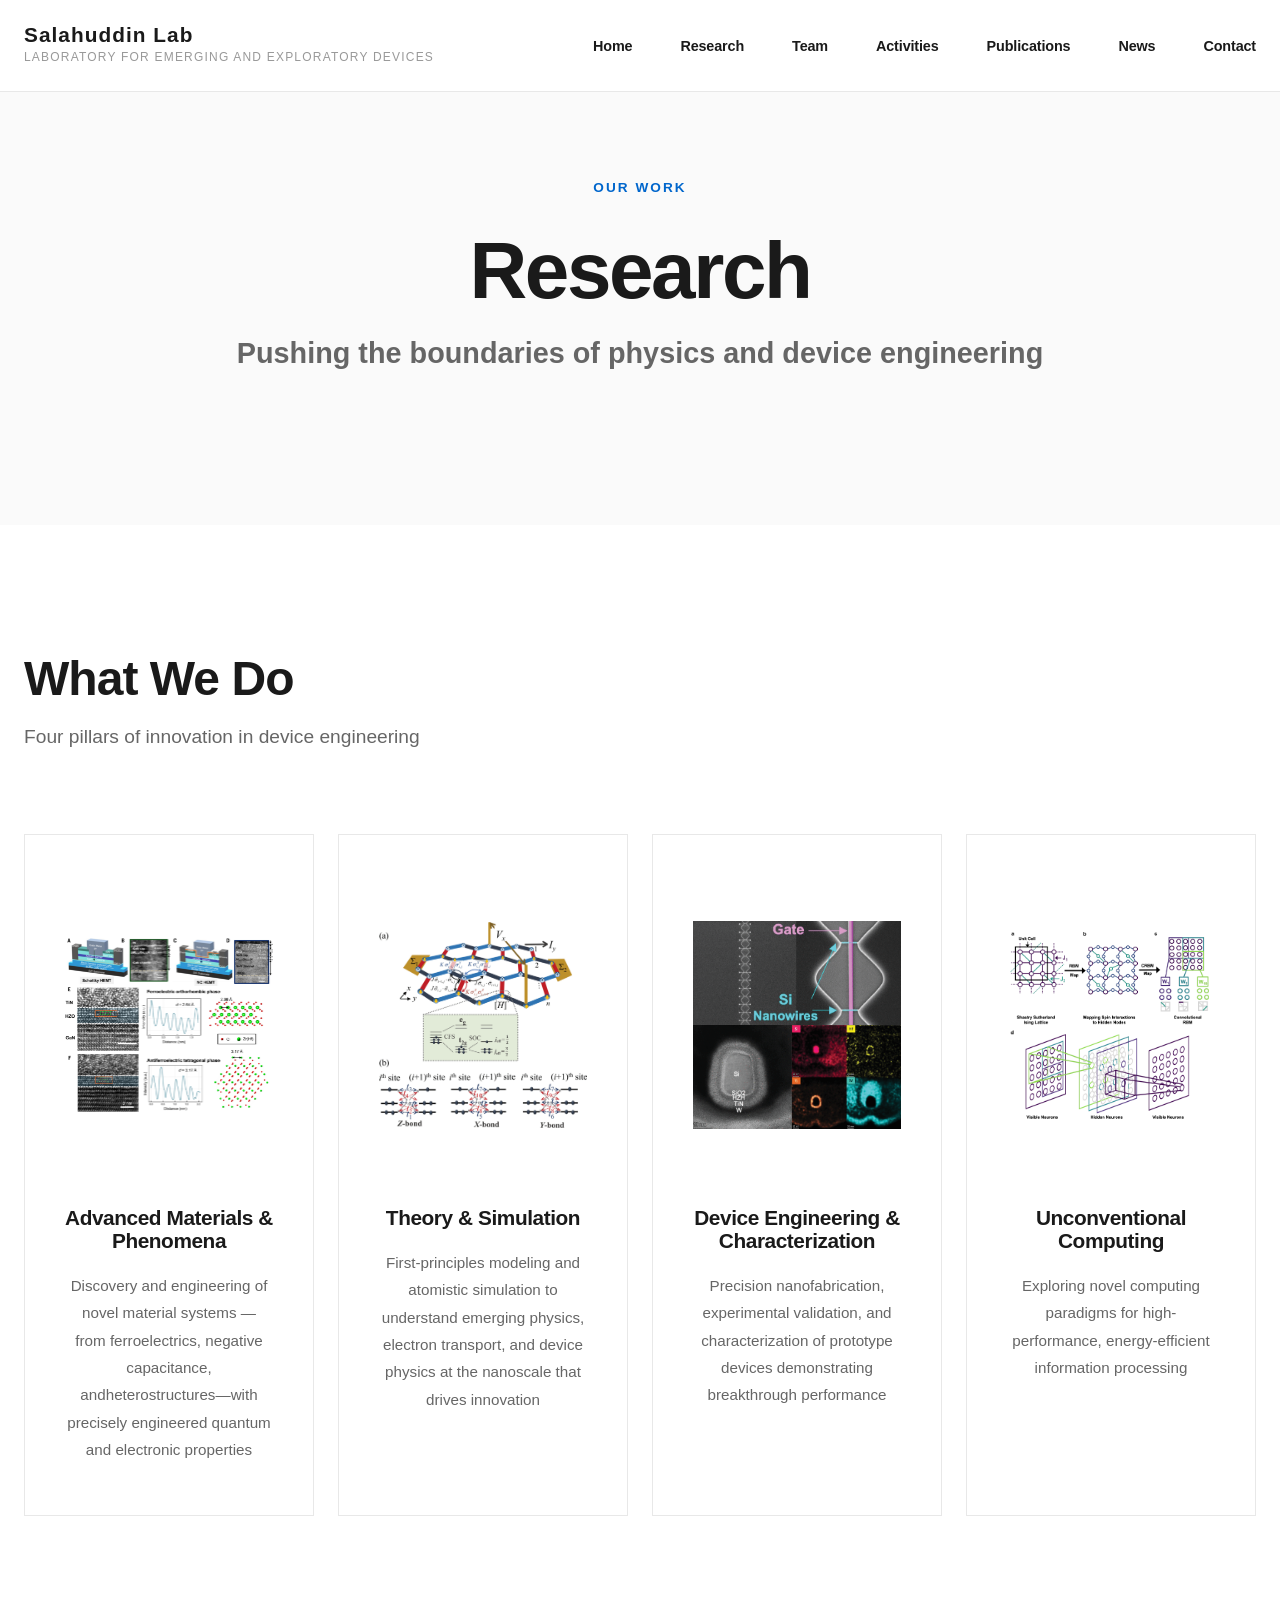
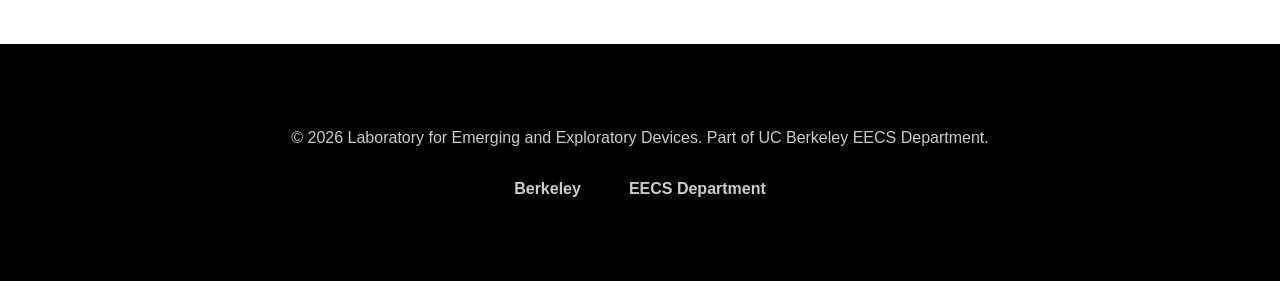
<file: research.html>
<!DOCTYPE html>
<html lang="en">
<head>
    <meta charset="UTF-8">
    <meta name="viewport" content="width=device-width, initial-scale=1.0">
    <title>Research - Salahuddin Lab</title>
    <link rel="stylesheet" href="styles.css">
    <!-- Favicon links -->
    <link rel="icon" type="image/x-icon" href="content/favicon/favicon.ico">
    <link rel="icon" type="image/png" sizes="32x32" href="content/favicon/favicon-32x32.png">
    <link rel="icon" type="image/png" sizes="16x16" href="content/favicon/favicon-16x16.png">
    <link rel="apple-touch-icon" href="content/favicon/apple-touch-icon.png">
    <link rel="manifest" href="content/favicon/site.webmanifest">
    <!-- Preload research icons -->
    <link rel="preload" as="image" href="content/icon-materials.png">
    <link rel="preload" as="image" href="content/icon-simulation.png">
    <link rel="preload" as="image" href="content/icon-engineering.png">
    <!-- Service worker registration -->
    <script>
      if ('serviceWorker' in navigator) {
        window.addEventListener('load', function() {
          navigator.serviceWorker.register('sw.js').then(function(registration) {
            console.log('Service Worker registered successfully:', registration);
          }, function(error) {
            console.log('Service Worker registration failed:', error);
          });
        });
      }
    </script>
    <script>
        const observerOptions = {
            threshold: 0.1,
            rootMargin: '0px 0px -100px 0px'
        };

        const observer = new IntersectionObserver(function(entries) {
            entries.forEach(entry => {
                if (entry.isIntersecting) {
                    entry.target.classList.add('fade-in-visible');
                }
            });
        }, observerOptions);

        document.addEventListener('DOMContentLoaded', function() {
            document.querySelectorAll('.fade-in, .slide-in-left, .slide-in-right').forEach(el => {
                observer.observe(el);
            });

            // Mobile menu toggle
            const hamburger = document.getElementById('hamburger');
            const navLinks = document.getElementById('nav-links');
            
            if (hamburger) {
                hamburger.addEventListener('click', function() {
                    hamburger.classList.toggle('active');
                    navLinks.classList.toggle('active');
                });
                
                // Close menu when a link is clicked
                navLinks.querySelectorAll('a').forEach(link => {
                    link.addEventListener('click', function() {
                        hamburger.classList.remove('active');
                        navLinks.classList.remove('active');
                    });
                });
            }

            // Setup card expansion functionality
            setupCardExpansion();
        });

        function setupCardExpansion() {
            const cards = document.querySelectorAll('.focus-card');
            cards.forEach(card => {
                card.style.cursor = 'pointer';
                card.addEventListener('click', function(e) {
                    e.preventDefault();
                    const cardIndex = Array.from(cards).indexOf(this);
                    expandCard(cardIndex);
                });
            });
        }

        function expandCard(index) {
            const overlay = document.createElement('div');
            overlay.className = 'expansion-overlay';
            
            const expandedContent = [
                {
                    title: 'Advanced Materials & Phenomena',
                    icon: 'content/icon-materials.png',
                    description: 'Discovery and engineering of novel material systems — ferroelectrics, negative capacitance, and heterostructures — with precisely engineered quantum and electronic properties',
                    details: [
                        'Ferroelectric and antiferroelectric materials with engineered switching kinetics',
                        'Negative capacitance phenomena for ultra-steep subthreshold switching',
                        'Novel channel materials for increased performance',
                        'Quantum and transport phenomena in low-dimensional systems',
                    ],
                    students: [
                        { name: 'Steve Volkman', title: 'PhD Student, AS&T', bio: 'Development and Understanding of BEOL Compatible Si Transistors', image: 'content/team/SteveVolkman.png' },
                        { name: 'Koushik Das', title: 'PhD Student, Chemistry', bio: 'Ferroic Thin Films for Energy-Efficient Logic and Memory', image: 'content/team/KoushikDas.jpg' },
                        { name: 'Dr. Myeongseop Song', title: 'Postdoctoral Fellow, EECS', bio: 'ALD-grown Ultra-high Density Trench Capacitors', image: 'content/team/MyeongseopSong.jpg' },
                        { name: 'Dr. Junghyeon Hwang', title: 'Postdoctoral Fellow, EECS', bio: 'Energy-efficient Memory Devices', image: 'content/team/JunghyeonHwang.jpg' },
                        { name: 'Dr. Rakshit Jainnn', title: 'Postdoctoral Fellow, EECS', bio: 'Ferroelectric and Spin-based Systems', image: 'content/team/RakshitJain.png' },
                        { name: 'Dr. Sathvik Iyengar', title: 'Postdoctoral Fellow, EECS', bio: 'Ultrathin Interfaces for Energy-Efficient Logic, Memory, and Interconnects', image: 'content/team/SathvikIyengar.jpeg' },
                        { name: 'Dr. Sanzeeda Baig Shuchi', title: 'Postdoctoral Fellow, EECS', bio: 'Thin Film Deposition, Electrochemistry Applications', image: 'content/team/SanzeedaBaigShuchi.jpg' },
                    ]
                },
                {
                    title: 'Theory & Simulation',
                    icon: 'content/icon-simulation.png',
                    description: 'First-principles modeling and atomistic simulation to understand emerging physics, electron transport, and device physics at the nanoscale that drives innovation',
                    details: [
                        'Density functional theory (DFT) calculations of material properties',
                        'Molecular dynamics simulations of ferroelectric switching',
                        'Monte Carlo and Boltzmann transport calculations',
                        'Multi-scale modeling from atomistic to device level',
                        'Band structure engineering and electronic property prediction'
                    ],
                    students: [
                        {name: 'Krishna Bhattaram', title: 'PhD Student, EECS', bio: 'Machine Learning for Atomistic Simulations', image: 'content/team/KrishnaBhattaram.png' },
                        {name: 'Dr. Abhishek Kumar', title: 'Post Doctoral Scholar, EECS', bio: 'Compact Modeling of Emerging Memories and Semiconductor Devices', image: 'content/team/AbhishekKumar.jpg' },
                        {name: 'Dr. Ahtisham Pampori', title: 'Post Doctoral Scholar, EECS', bio: 'Compact Modeling of Semiconductor Devices', image: 'content/team/AhtishamPampori.jpg' },
                        {name: 'Dr. Shivendra Singh Parihar', title: 'Post Doctoral Scholar, EECS', bio: 'Compact Modeling of Semiconductor Devices', image: 'content/team/ShivendraSinghParihar.png' },
                    ]
                },
                {
                    title: 'Device Engineering & Characterization',
                    icon: 'content/icon-engineering.png',
                    description: 'Precision nanofabrication, experimental validation, and characterization of prototype devices demonstrating breakthrough performance',
                    details: [
                        'High performance logic and memory device design',
                        'Device modeling and simulation using TCAD tools',
                        'Novel fabrication techniques for nanoscale devices',
                        'In-house device fabrication and characterization',
                    ],
                    students: [
                        { name: 'Steve Volkman', title: 'PhD Student, AS&T', bio: 'Development and Understanding of BEOL Compatible Si Transistors', image: 'content/team/SteveVolkman.png' },
                        { name: 'Chia-Chun Lee', title: 'PhD Student, EECS', bio: 'Gate-All-Around NCFET', image: 'content/team/Chia-ChunLee.png' },
                        { name: 'Ramit Dutta', title: 'PhD Student, EECS', bio: 'Ultrathin Body Ferroelectric FET', image: 'content/team/RamitDutta.jpg' },
                        { name: 'Richard McManus', title: 'PhD Student, EECS', bio: 'Frequency Scaling in RF SOI MOSFETs', image: 'content/team/RichardMcManus.png' },
                        { name: 'Kim Pham', title: 'PhD Student, EECS', bio: 'Ultra-high Density 3D Capacitors', image: 'content/team/KimPham.jpg' },
                        { name: 'Wei-Yang Weng', title: 'PhD Student, EECS', bio: 'FeFET Array for Analog Computing', image: 'content/team/Wei-YangWeng.jpg' },
                        { name: 'Yonghyeok Son', title: 'PhD Student, EECS', bio: '3D DRAM Characteristics and Process', image: 'content/team/YonghyeokSon.jpg' },
                        { name: 'Jooseong Yun', title: 'PhD Student, EECS', bio: 'Next Generation Memory', image: 'content/team/JooseongYun.jpg' },
                        { name: 'Dr. Myeongseop Song', title: 'Postdoctoral Fellow, EECS', bio: 'ALD-grown Ultra-high Density Trench Capacitors', image: 'content/team/MyeongseopSong.jpg' },
                        { name: 'Dr. Junghyeon Hwang', title: 'Postdoctoral Fellow, EECS', bio: 'Energy-efficient Memory Devices', image: 'content/team/JunghyeonHwang.jpg' },
                        { name: 'Dr. Urmita Sikder', title: 'Postdoctoral Fellow, EECS', bio: 'High-performance SiGe Channel MOSFETs', image: 'content/team/UrmitaSikder.png' },
                    ]
                },
                {
                    title: 'Unconventional Computing',
                    icon: 'content/icon-computing.png',
                    description: 'Exploring novel computing paradigms for high-performance, energy-efficient information processing',
                    details: [
                        'NP-hard optimization problem solving using hardware accelerators',
                        'Ising model implementations with emerging devices',
                        'Stochastic and probabilistic computing models',
                        'Ground state search and quantum-inspired algorithms'
                    ],
                    students: [
                        { name: 'Chirag Garg', title: 'PhD Student, EECS', bio: 'Hardware Accelerators for NP-hard Optimization Problems', image: 'content/team/ChiragGarg.jpg' },
                        { name: 'Krishna Bhattaram', title: 'PhD Student, EECS', bio: 'Machine Learning for Atomistic Simulations', image: 'content/team/KrishnaBhattaram.png' },
                        { name: 'Aniket Sadishiva', title: 'PhD Student, EECS', bio: 'Hardware Accelerators for Optimization Problems', image: 'content/team/AniketSadishiva.jpg' }
                    ]
                }
            ];

            const content = expandedContent[index];
            let currentStartIndex = 0;

            function renderStudentCarousel() {
                return `
                    <div class="student-carousel">
                        <h3>Team Members</h3>
                        <div class="carousel-wrapper">
                            <div class="students-grid">
                                ${content.students.map((student, index) => `
                                    <div class="student-card-carousel" data-index="${index}">
                                        <img src="${student.image}" alt="${student.name}" class="student-carousel-image">
                                        <h4>${student.name}</h4>
                                        <p class="student-title">${student.title}</p>
                                        <p class="student-bio">${student.bio}</p>
                                    </div>
                                `).join('')}
                            </div>
                        </div>
                    </div>
                `;
            }

            overlay.innerHTML = `
                <div class="expansion-modal">
                    <button class="close-button">&times;</button>
                    <div class="modal-content">
                        <div class="modal-icon-wrapper">
                            <img src="${content.icon}" alt="${content.title}" class="modal-icon">
                        </div>
                        <h2>${content.title}</h2>
                        <p class="modal-description">${content.description}</p>
                        <h3>Key Focus Areas:</h3>
                        <ul class="modal-details">
                            ${content.details.map(detail => `<li>${detail}</li>`).join('')}
                        </ul>
                        ${renderStudentCarousel()}
                    </div>
                </div>
            `;

            document.body.appendChild(overlay);

            // Check if carousel overflows and center if it doesn't
            setTimeout(() => {
                const carouselWrapper = overlay.querySelector('.carousel-wrapper');
                const studentsGrid = overlay.querySelector('.students-grid');
                if (carouselWrapper && studentsGrid) {
                    // Check if content overflows
                    const isOverflowing = studentsGrid.scrollWidth > carouselWrapper.clientWidth;
                    if (!isOverflowing) {
                        carouselWrapper.classList.add('centered');
                    }
                }
            }, 0);



            function updateCarousel() {
                const modalContent = overlay.querySelector('.modal-content');
                const focusAreasList = `<ul class="modal-details">
                    ${content.details.map(detail => `<li>${detail}</li>`).join('')}
                </ul>`;
                
                modalContent.innerHTML = `
                    <button class="close-button">&times;</button>
                    <div class="modal-icon-wrapper">
                        <img src="${content.icon}" alt="${content.title}" class="modal-icon">
                    </div>
                    <h2>${content.title}</h2>
                    <p class="modal-description">${content.description}</p>
                    <h3>Key Focus Areas:</h3>
                    ${focusAreasList}
                    ${renderStudentCarousel()}
                `;

                attachCarouselListeners();
                const newCloseBtn = modalContent.querySelector('.close-button');
                newCloseBtn.addEventListener('click', function() {
                    overlay.remove();
                });
            }

            function attachCarouselListeners() {
                const carouselContent = overlay.querySelector('.carousel-content');
                const newIndicators = overlay.querySelectorAll('.indicator');
                const isMobile = window.innerWidth <= 768;
                const numToShow = isMobile ? 1 : 3;
                const hasMoreStudents = content.students.length > numToShow;

                let startX = 0;
                let startY = 0;
                let isAnimating = false;

                const animateCarousel = (newIndex) => {
                    if (isAnimating) return;

                    const carouselWrapper = overlay.querySelector('.carousel-wrapper');
                    if (!carouselWrapper) return;

                    // Calculate target scroll position: each card is 250px + 32px gap = 282px
                    const targetScroll = newIndex * 282;
                    
                    isAnimating = true;
                    currentStartIndex = newIndex;
                    carouselWrapper.scrollLeft = targetScroll;
                    isAnimating = false;
                };

                if (carouselContent && hasMoreStudents && !isMobile) {
                    let swipeStartTime = 0;
                    
                    const handleStart = (e) => {
                        if (isAnimating) return;
                        startX = e.type.includes('touch') ? e.touches[0].clientX : e.clientX;
                        startY = e.type.includes('touch') ? e.touches[0].clientY : e.clientY;
                        swipeStartTime = Date.now();
                    };

                    const handleEnd = (e) => {
                        if (isAnimating) return;
                        const endX = e.type.includes('touch') ? e.changedTouches[0].clientX : e.clientX;
                        const endY = e.type.includes('touch') ? e.changedTouches[0].clientY : e.clientY;
                        const diff = startX - endX;
                        const verticalDiff = Math.abs(startY - endY);
                        const threshold = 50;

                        // Calculate velocity based on total swipe distance and time
                        const totalTime = Date.now() - swipeStartTime;
                        const velocity = diff / totalTime; // pixels per millisecond

                        // Only register as swipe if mostly horizontal movement
                        if (Math.abs(diff) > threshold && verticalDiff < threshold) {
                            let targetIndex = currentStartIndex;
                            
                            if (diff > 0) {
                                // Swiped left, go to next
                                targetIndex = currentStartIndex + 1;
                            } else {
                                // Swiped right, go to previous
                                targetIndex = currentStartIndex - 1;
                            }
                            
                            // Add inertia: if velocity is high, scroll further
                            // velocity is pixels/ms, so multiply by a factor to get card increments
                            const inertiaMultiplier = 0.15; // adjust this to control inertia strength
                            const maxInertiaCards = Math.floor(Math.abs(velocity) * inertiaMultiplier);
                            if (maxInertiaCards > 0) {
                                if (diff > 0) {
                                    targetIndex = Math.min(targetIndex + maxInertiaCards, content.students.length - numToShow);
                                } else {
                                    targetIndex = Math.max(targetIndex - maxInertiaCards, 0);
                                }
                            }
                            
                            targetIndex = Math.max(0, Math.min(targetIndex, content.students.length - numToShow));
                            
                            if (targetIndex !== currentStartIndex) {
                                animateCarousel(targetIndex);
                            }
                        }
                    };

                    // Touch events
                    carouselContent.addEventListener('touchstart', handleStart, { passive: true });
                    carouselContent.addEventListener('touchend', handleEnd, { passive: true });

                    // Mouse events for desktop testing
                    carouselContent.addEventListener('mousedown', handleStart);
                    carouselContent.addEventListener('mousemove', handleMove);
                    carouselContent.addEventListener('mouseup', handleEnd);
                }


            }

            // Initial event listeners
            attachCarouselListeners();

            const closeBtn = overlay.querySelector('.close-button');
            closeBtn.addEventListener('click', function() {
                overlay.remove();
            });

            // Close on overlay click
            overlay.addEventListener('click', function(e) {
                if (e.target === overlay) {
                    overlay.remove();
                }
            });

            // Close on Escape key
            document.addEventListener('keydown', function(e) {
                if (e.key === 'Escape' && document.body.contains(overlay)) {
                    overlay.remove();
                }
            });
        }
    </script>
</head>
<body>
    <!-- Navigation -->
    <nav class="navbar">
        <div class="container">
            <div class="nav-content">
                <div class="logo">
                    <a href="index.html" class="logo-link">
                        <h1>Salahuddin Lab</h1>
                        <p class="tagline">Laboratory for Emerging and Exploratory Devices</p>
                    </a>
                </div>
                <button class="hamburger" id="hamburger">
                    <span></span>
                    <span></span>
                    <span></span>
                </button>
                <ul class="nav-links" id="nav-links">
                    <li><a href="index.html">Home</a></li>
                    <li><a href="research.html">Research</a></li>
                    <li><a href="team.html">Team</a></li>
                    <li><a href="activities.html">Activities</a></li>
                    <li><a href="publications.html">Publications</a></li>
                    <li><a href="news.html">News</a></li>
                    <li><a href="contact.html">Contact</a></li>
                </ul>
            </div>
        </div>
    </nav>

    <!-- Hero Section -->
    <section class="page-hero">
        <div class="hero-video-bg">
            <div class="hero-overlay"></div>
        </div>
        <div class="container hero-container">
            <div class="hero-content fade-in">
                <p class="hero-overline">OUR WORK</p>
                <h1 class="hero-title">Research</h1>
                <p class="hero-tagline">Pushing the boundaries of physics and device engineering</p>
            </div>
        </div>
    </section>

    <!-- Research Focus -->
    <section class="research-focus">
        <div class="container">
            <div class="section-header fade-in">
                <h2 class="section-title">What We Do</h2>
                <p class="section-description">Four pillars of innovation in device engineering</p>
            </div>
            <div class="focus-grid">
                <div class="focus-card fade-in">
                    <div class="focus-icon-wrapper">
                        <img src="content/icon-materials.png" alt="Advanced Materials & Phenomena" class="focus-icon">
                    </div>
                    <h3>Advanced Materials & Phenomena</h3>
                    <p>Discovery and engineering of novel material systems — from ferroelectrics, negative capacitance, andheterostructures—with precisely engineered quantum and electronic properties</p>
                </div>
                <div class="focus-card fade-in">
                    <div class="focus-icon-wrapper">
                        <img src="content/icon-simulation.png" alt="Theory & Simulation" class="focus-icon">
                    </div>
                    <h3>Theory & Simulation</h3>
                    <p>First-principles modeling and atomistic simulation to understand emerging physics, electron transport, and device physics at the nanoscale that drives innovation</p>
                </div>
                <div class="focus-card fade-in">
                    <div class="focus-icon-wrapper">
                        <img src="content/icon-engineering2.png" alt="Device Engineering & Characterization" class="focus-icon">
                        <img src="content/icon-engineering.png" alt="Device Engineering & Characterization" class="focus-icon">
                    </div>
                    <h3>Device Engineering & Characterization</h3>
                    <p>Precision nanofabrication, experimental validation, and characterization of prototype devices demonstrating breakthrough performance</p>
                </div>
                <div class="focus-card fade-in">
                    <div class="focus-icon-wrapper">
                        <img src="content/icon-computing.png" alt="Unconventional Computing" class="focus-icon">
                    </div>
                    <h3>Unconventional Computing</h3>
                    <p>Exploring novel computing paradigms for high-performance, energy-efficient information processing</p>
                </div>
            </div>
        </div>
    </section>

    <!-- Research Areas
    <section class="research-areas">
        <div class="container">
            <div class="section-header fade-in">
                <h2 class="section-title">Research Frontiers</h2>
                <p class="section-description">Where physics meets device innovation</p>
            </div>
            <div class="areas-grid">
                <div class="area-item fade-in">
                    <div class="area-number">01</div>
                    <h3>Negative Capacitance</h3>
                    <p>Pioneering work on negative capacitance phenomena in ferroelectric and ferrimagnetic materials for ultra-low power electronics and enhanced device performance</p>
                </div>
                <div class="area-item fade-in">
                    <div class="area-number">02</div>
                    <h3>Ferroelectric & Multiferroic Materials</h3>
                    <p>Exploring ferroelectric materials for memory and logic applications with superior energy efficiency and unprecedented switching speeds</p>
                </div>
                <div class="area-item fade-in">
                    <div class="area-number">03</div>
                    <h3>Electron Device Physics</h3>
                    <p>Investigating fundamental physics of electron transport and quantum phenomena in nanostructured materials for next-generation nanoelectronics</p>
                </div>
                <div class="area-item fade-in">
                    <div class="area-number">04</div>
                    <h3>2D Materials & Heterostructures</h3>
                    <p>Engineering atomically-thin materials with unique electronic and optical properties. The platform for future nanoelectronics and low-dimensional physics</p>
                </div>
                <div class="area-item fade-in">
                    <div class="area-number">05</div>
                    <h3>Spin Phenomena & Magnetics</h3>
                    <p>Harnessing spin-orbit torques and magnetic phenomena for low-power computing devices with fundamentally new physics</p>
                </div>
                <div class="area-item fade-in">
                    <div class="area-number">06</div>
                    <h3>Beyond-CMOS Logic & Memory</h3>
                    <p>Developing alternative computing paradigms including neuromorphic, quantum, and flexible electronics for energy-efficient information processing</p>
                </div>
            </div>
        </div>
    </section> -->

    <!-- Footer -->
    <footer class="footer">
        <div class="container">
            <p>&copy; 2026 Laboratory for Emerging and Exploratory Devices. Part of UC Berkeley EECS Department.</p>
            <div class="footer-links">
                <a href="https://www.berkeley.edu/">Berkeley</a>
                <a href="https://eecs.berkeley.edu/">EECS Department</a>
            </div>
        </div>
    </footer>
</body>
</html>
</file>
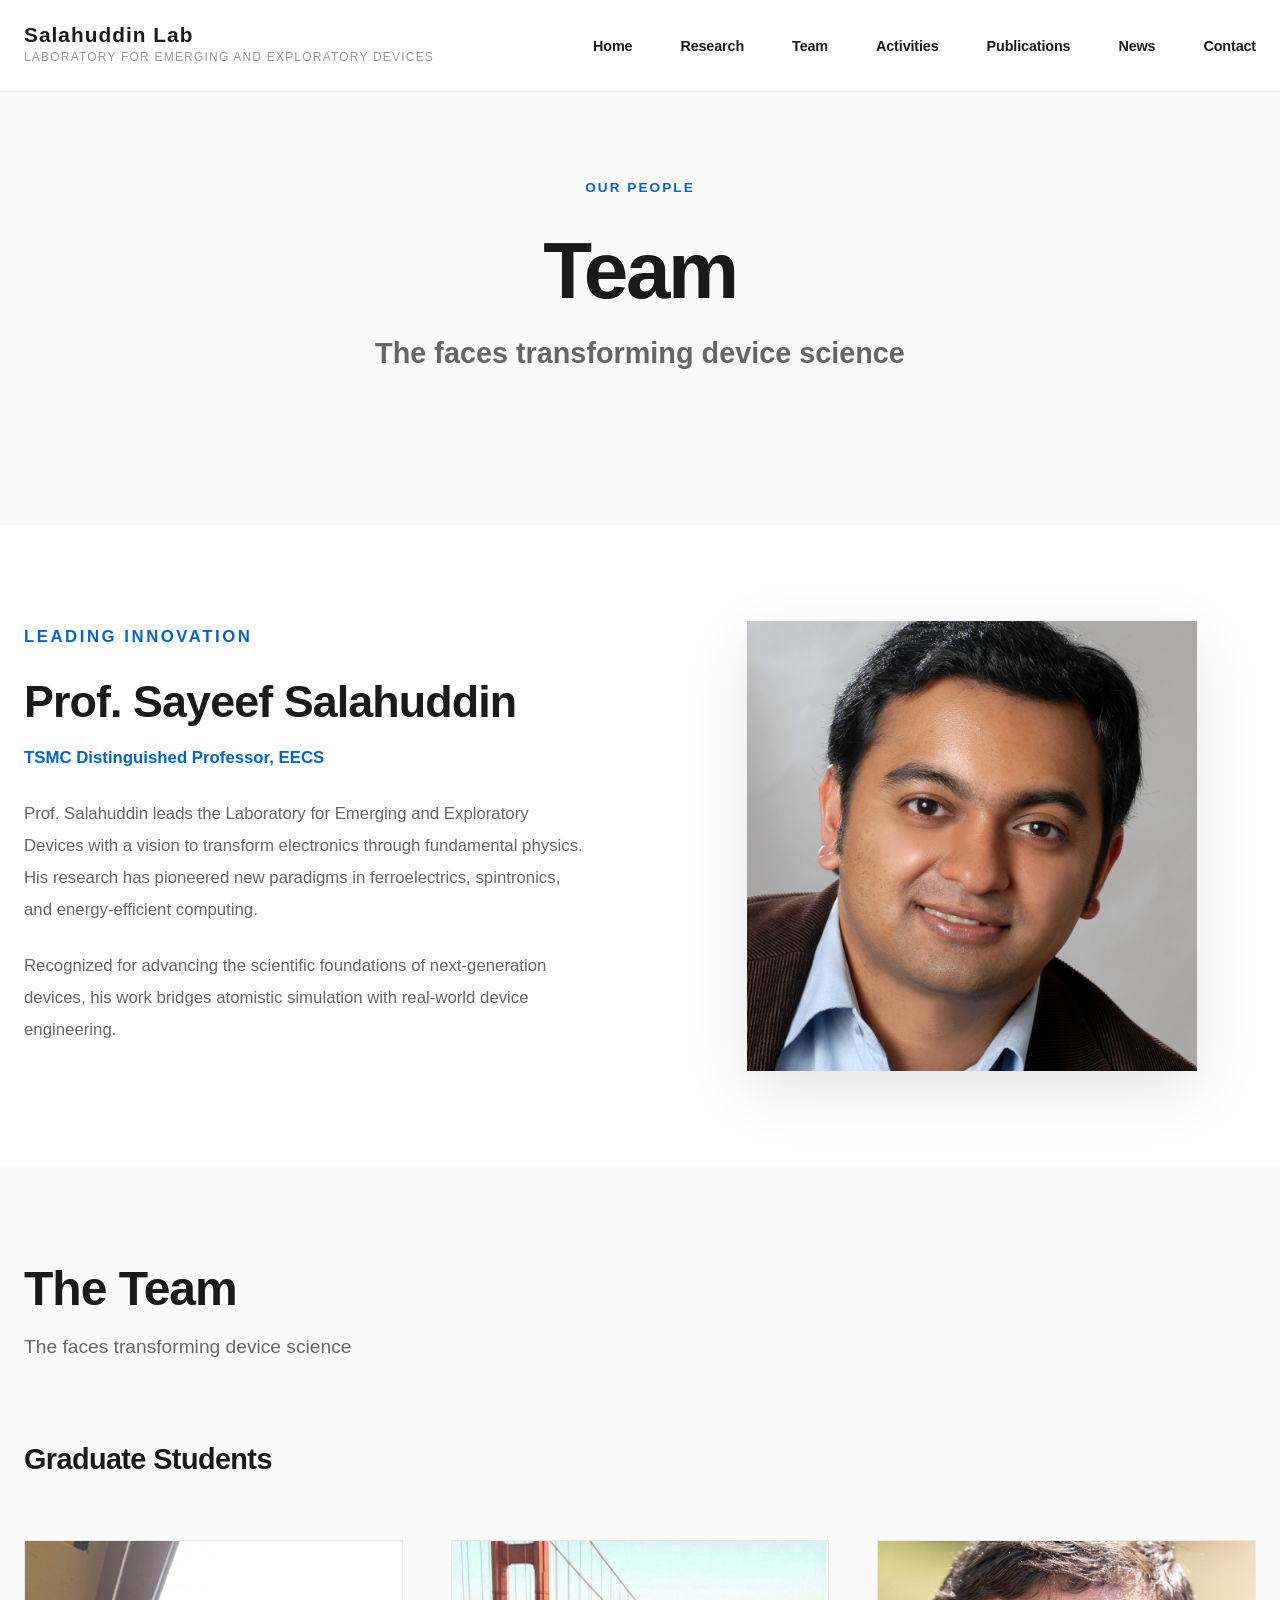
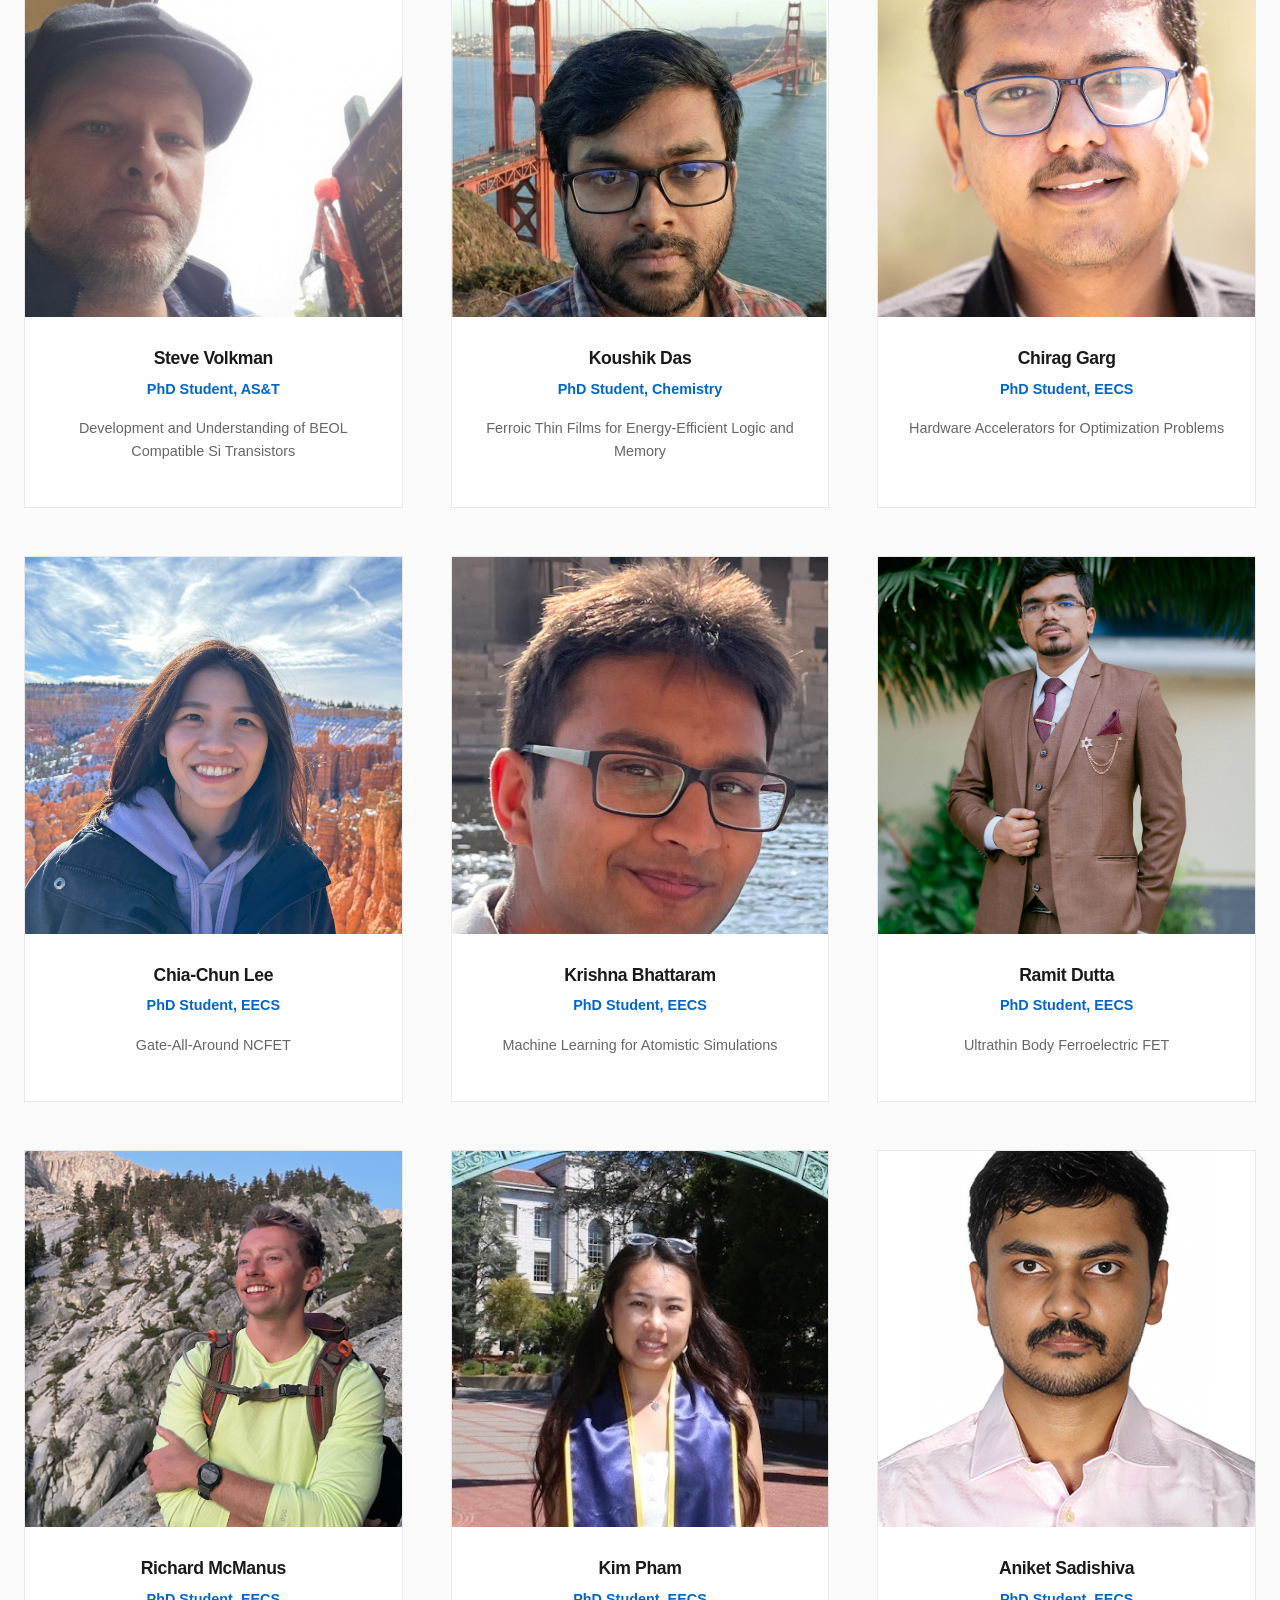
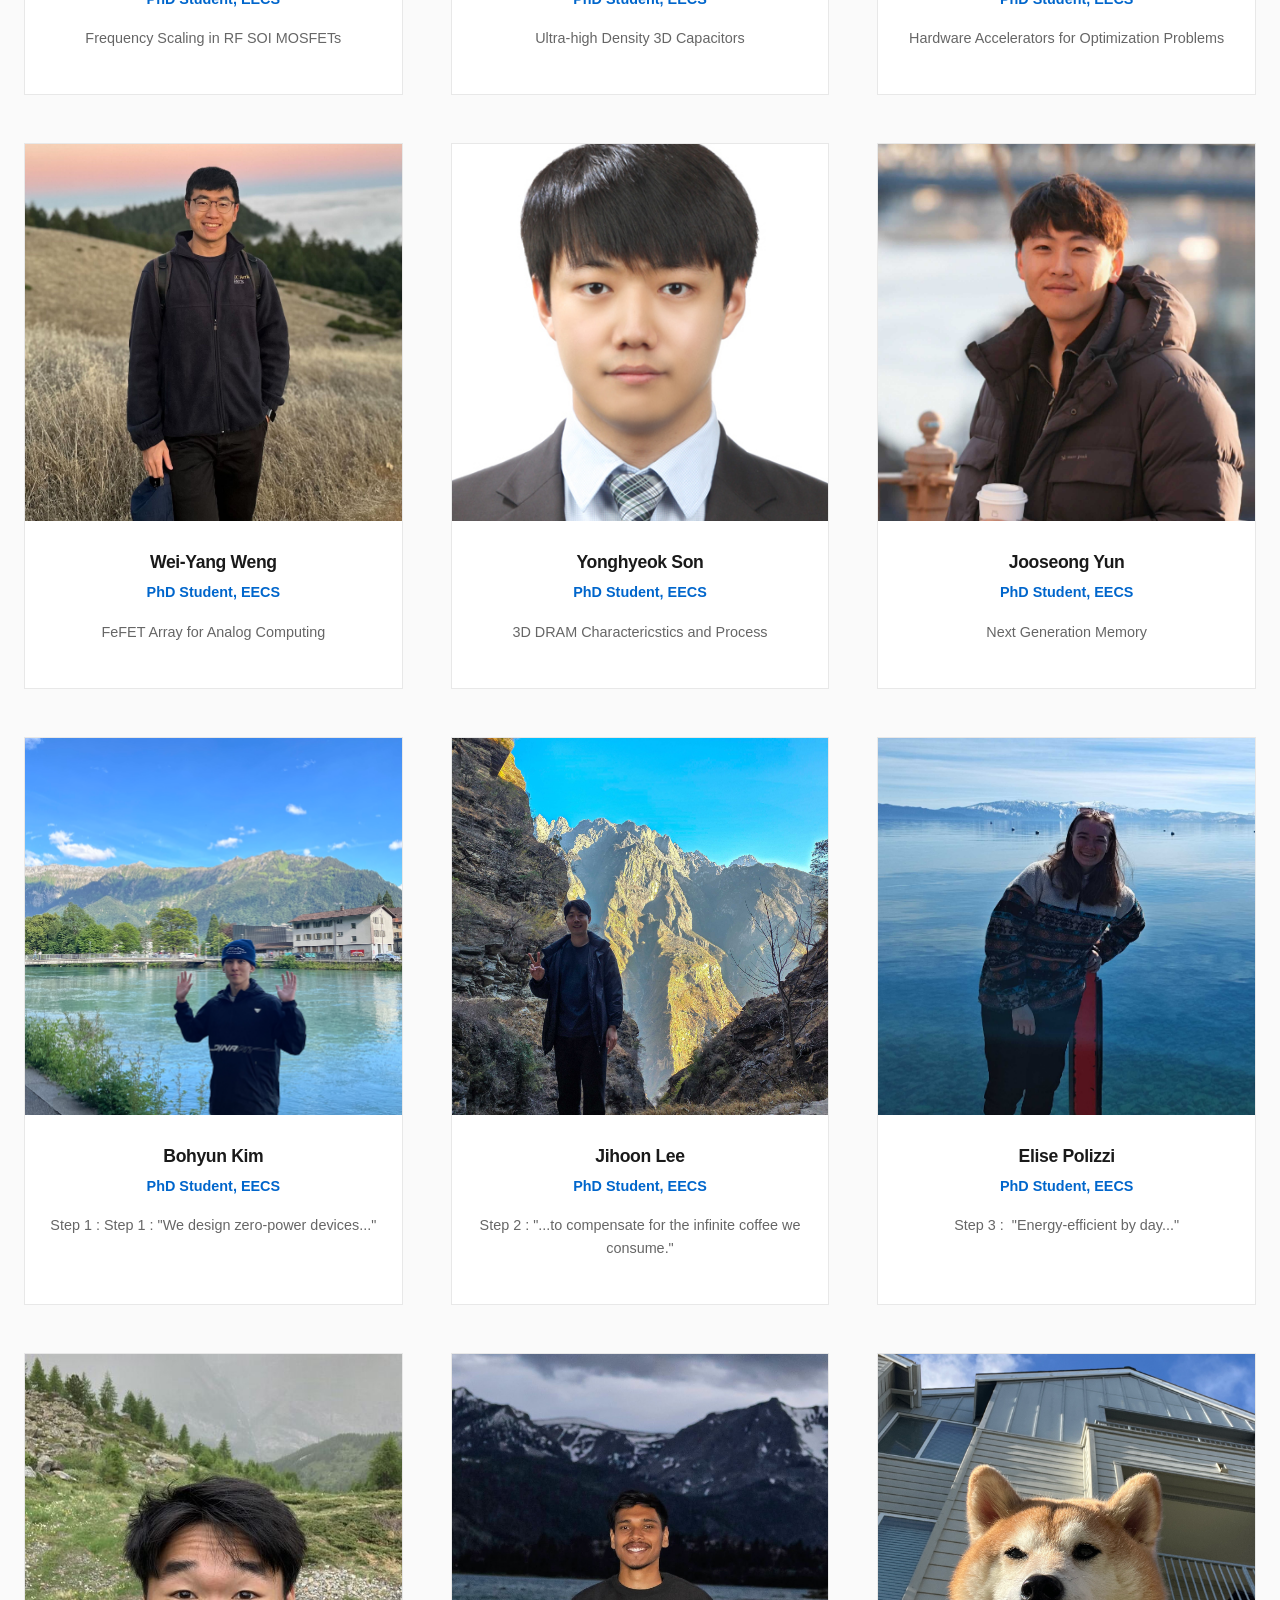
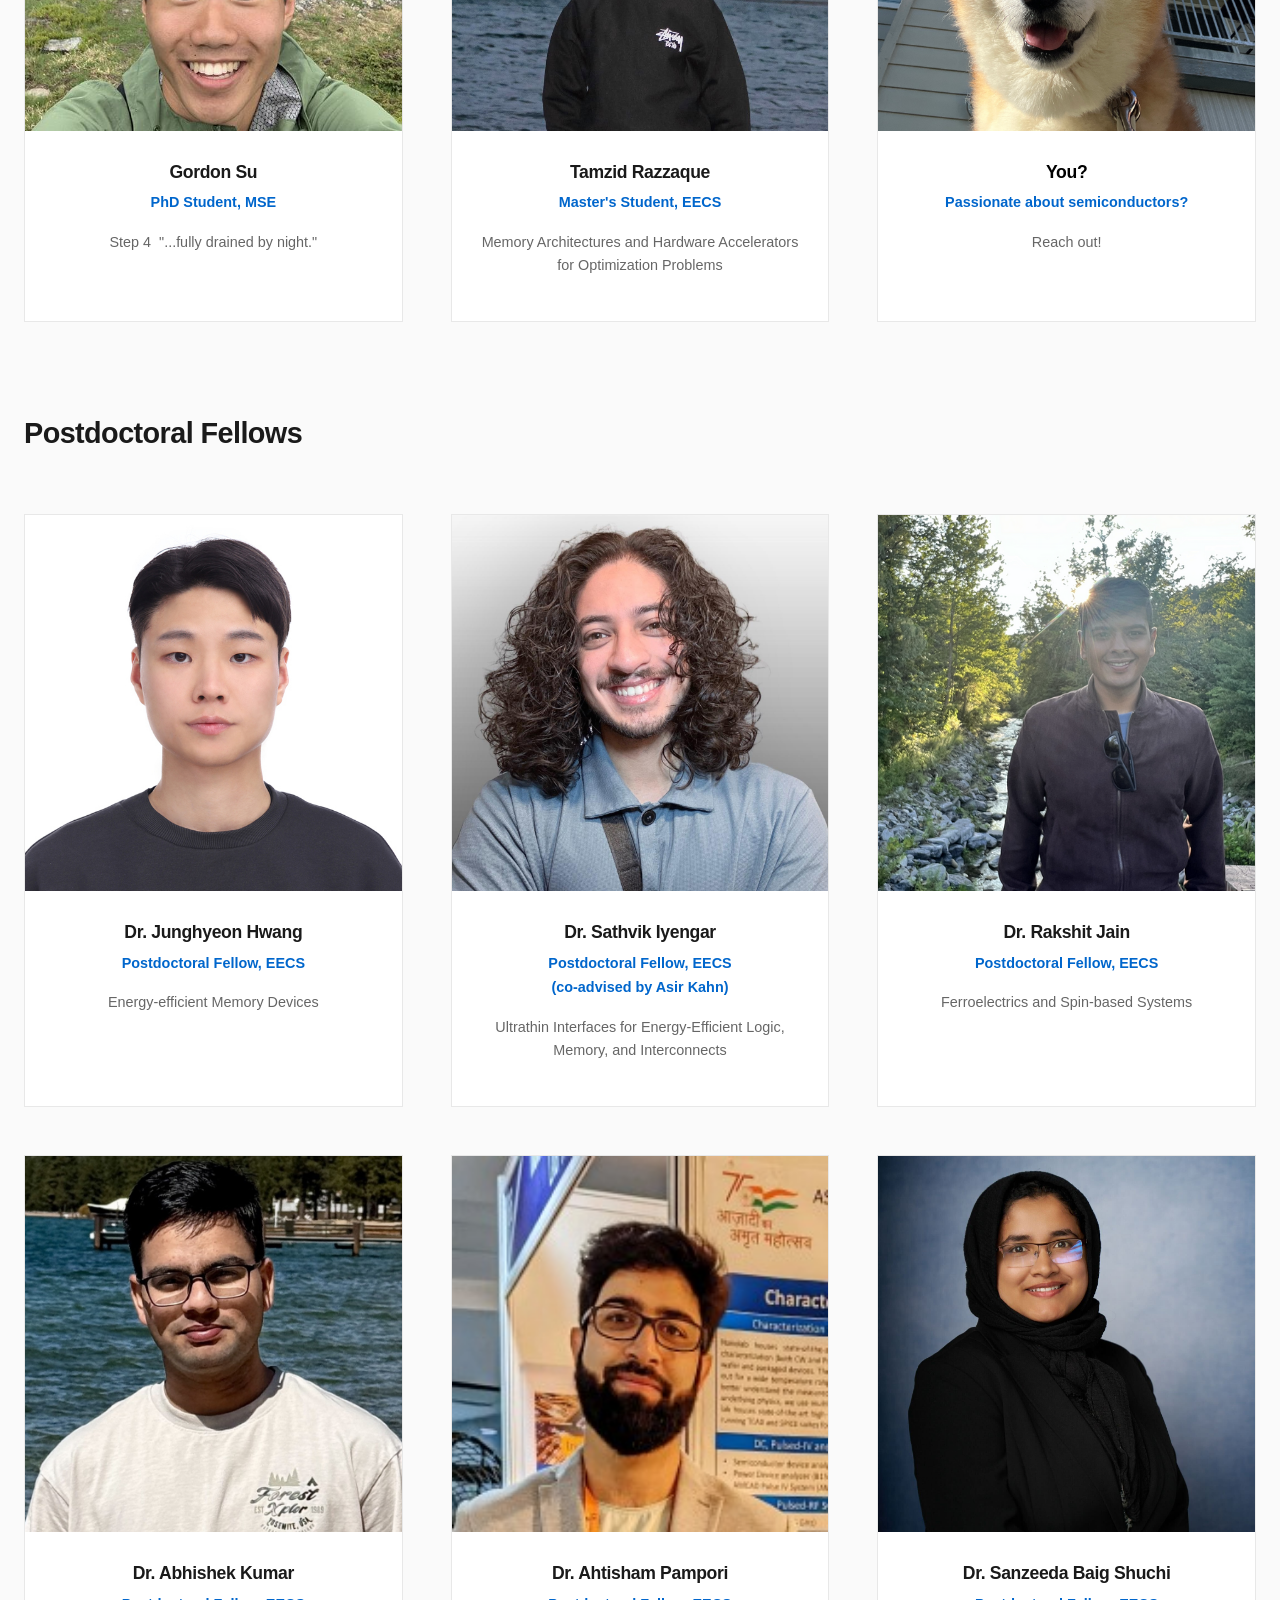
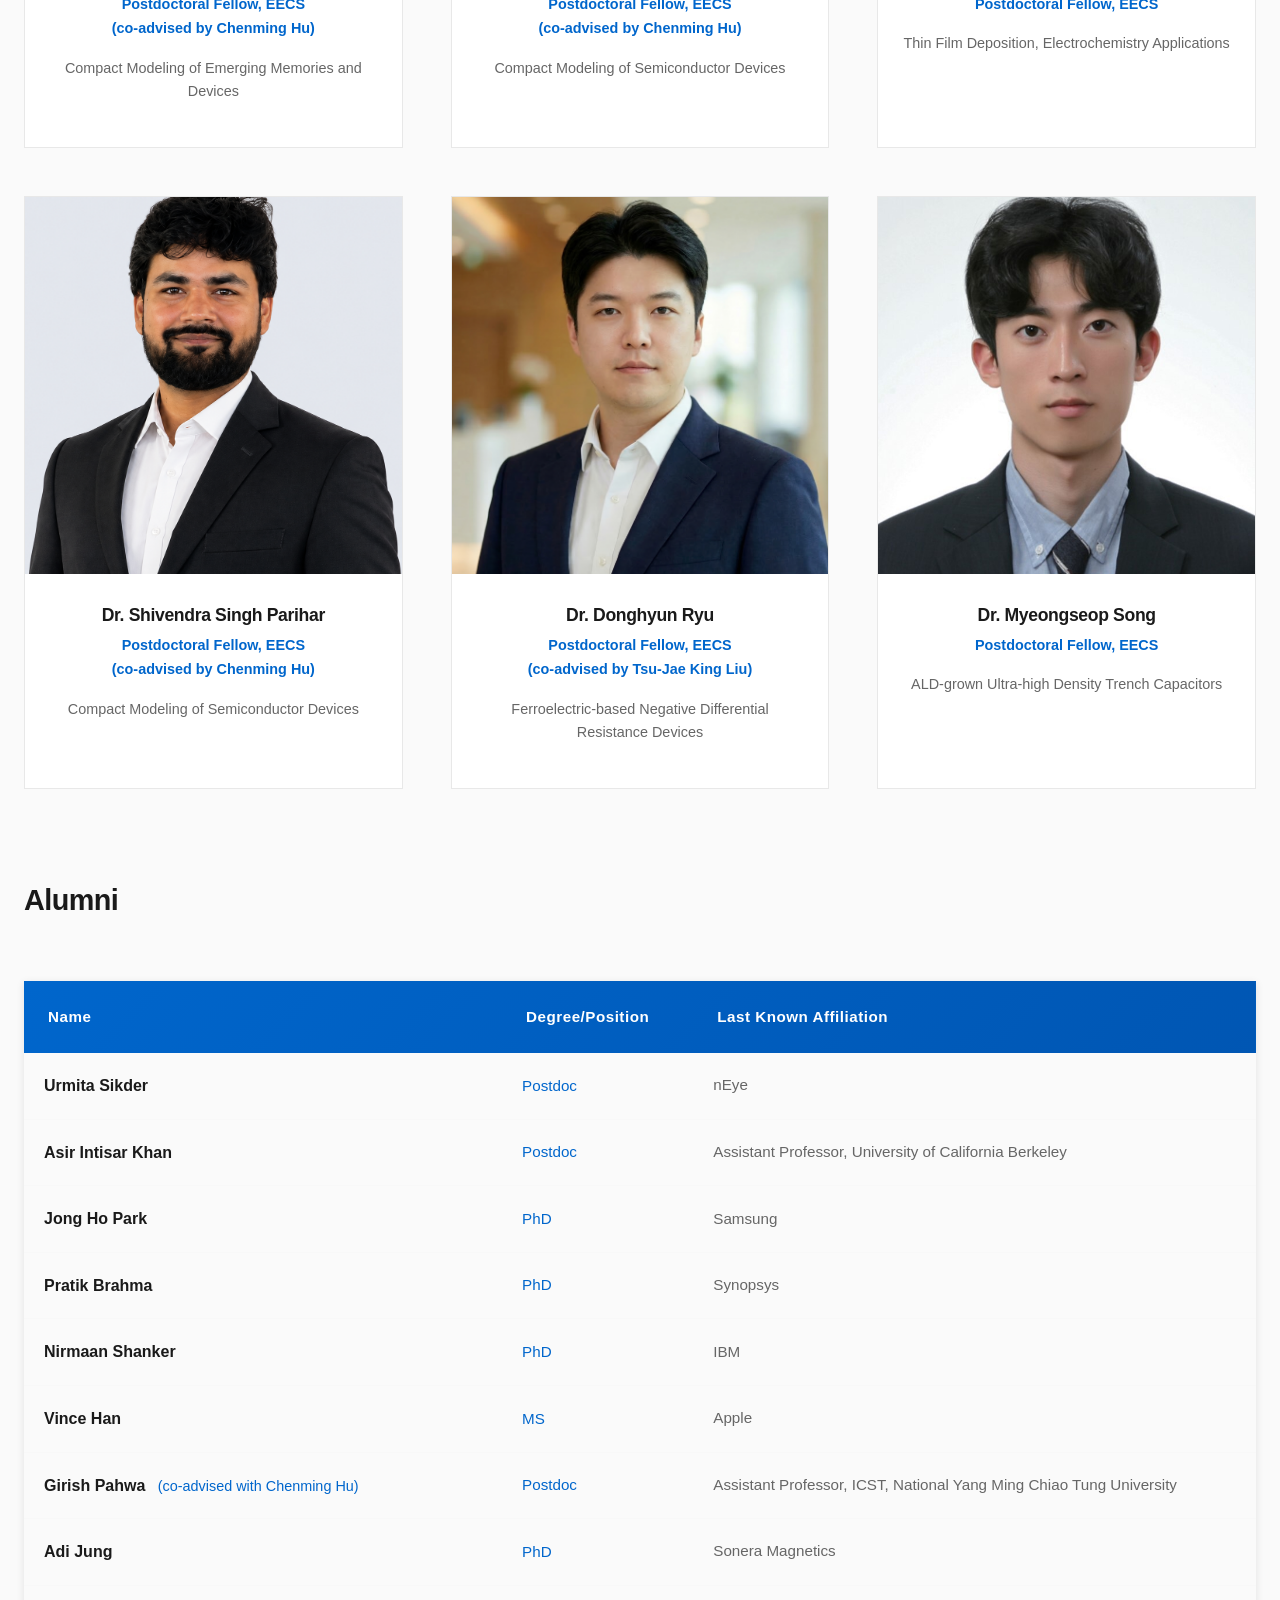
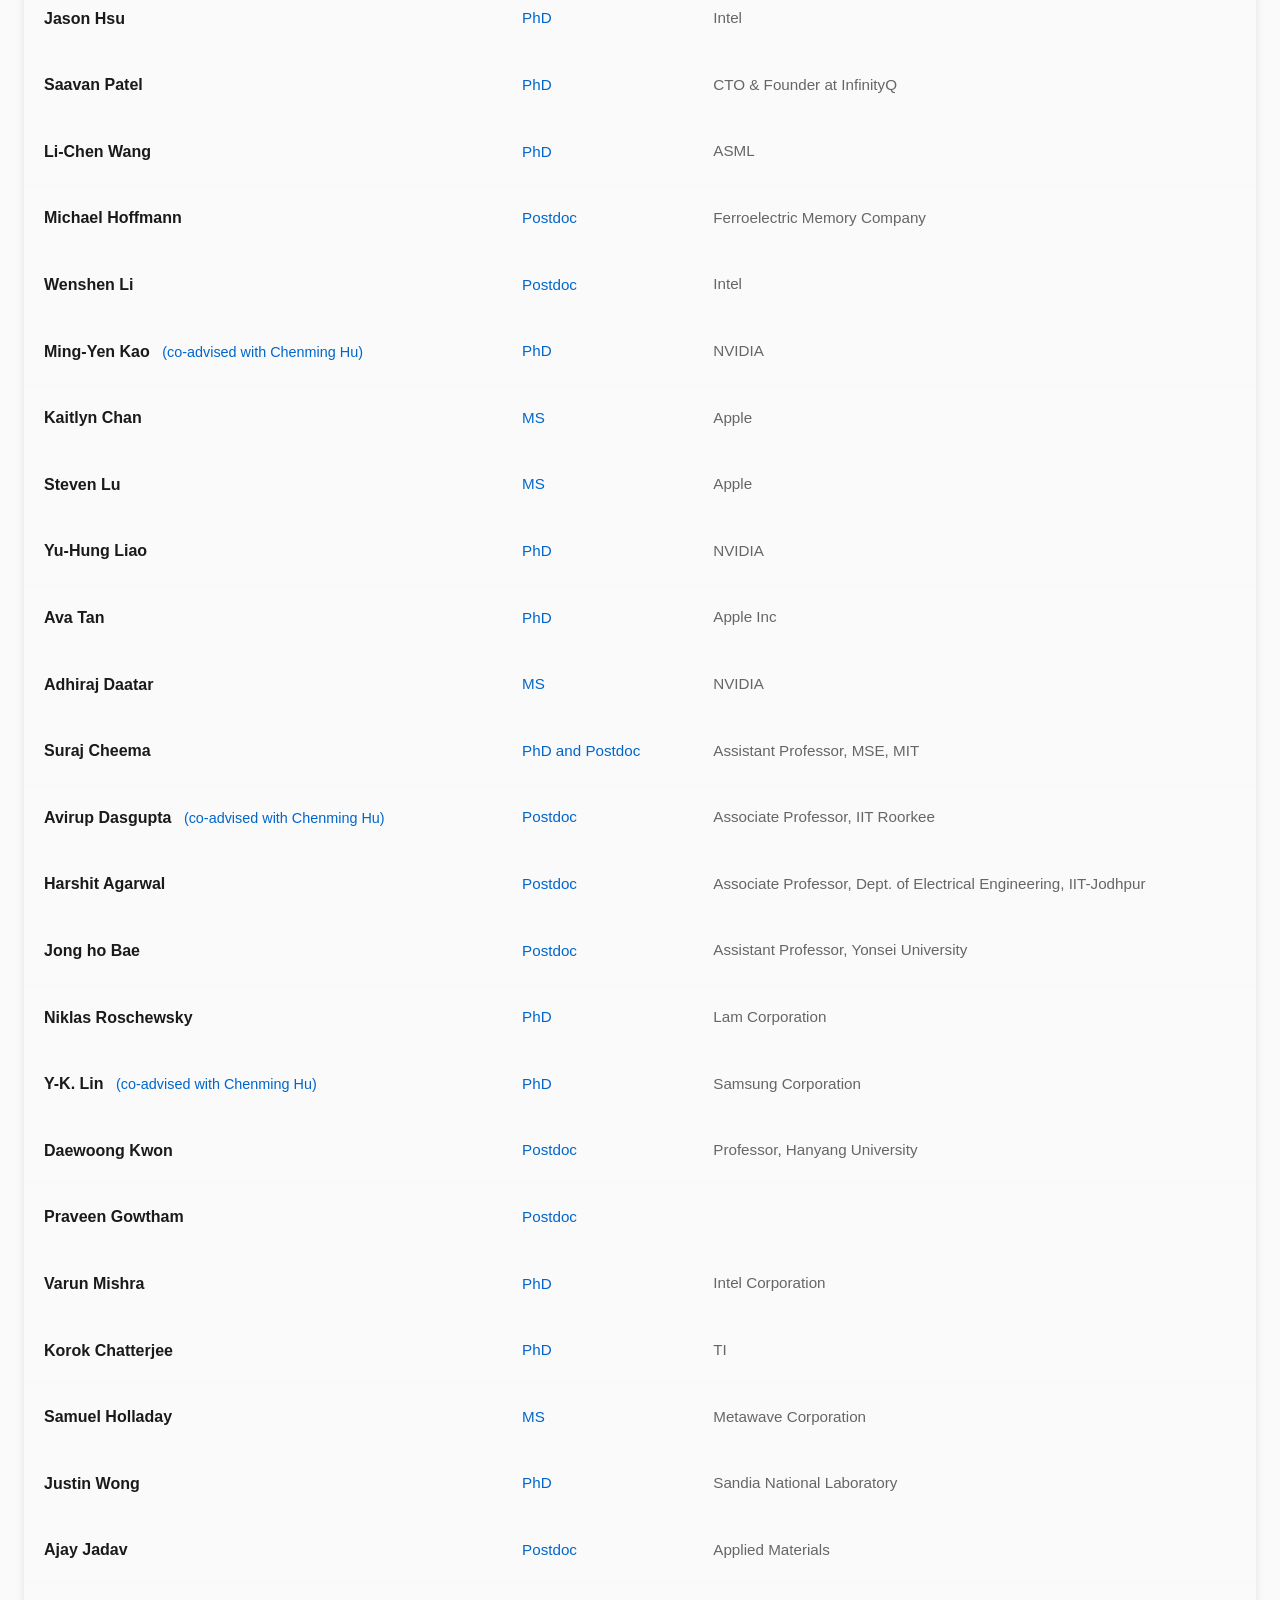
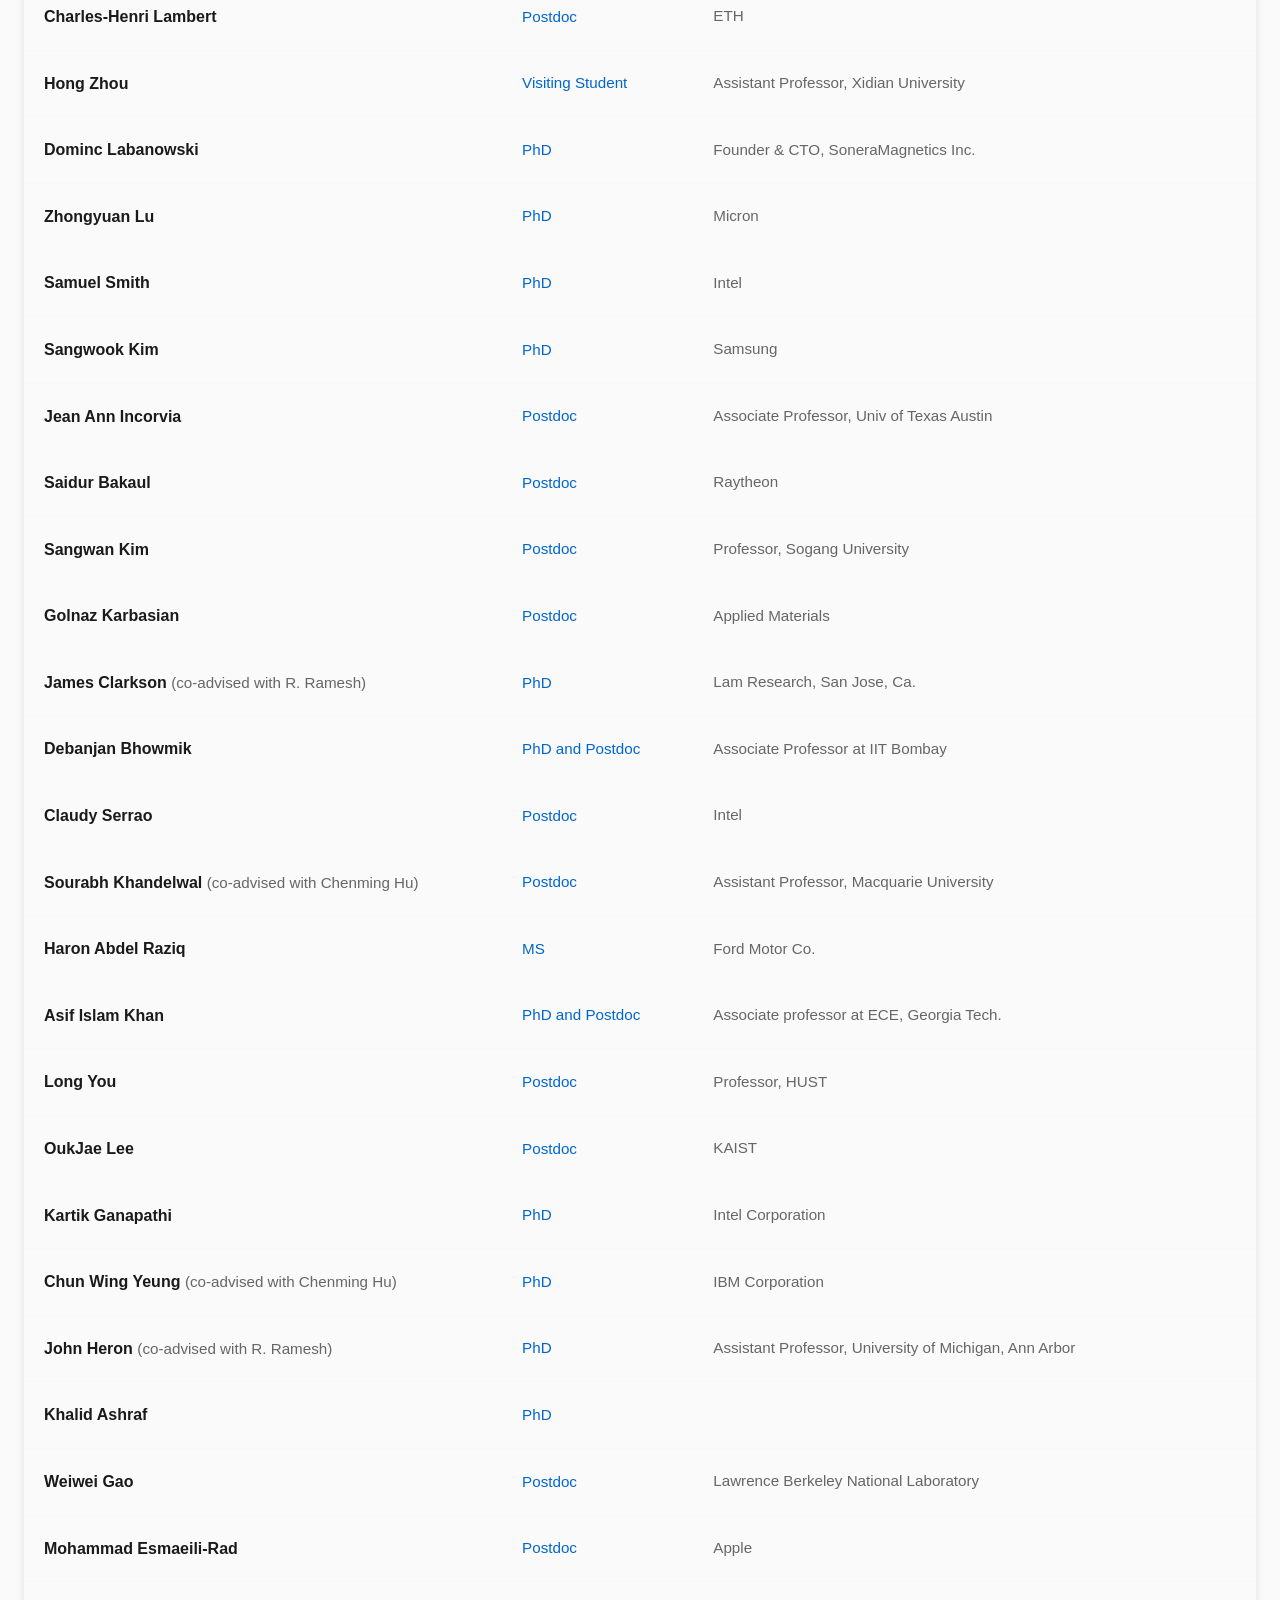
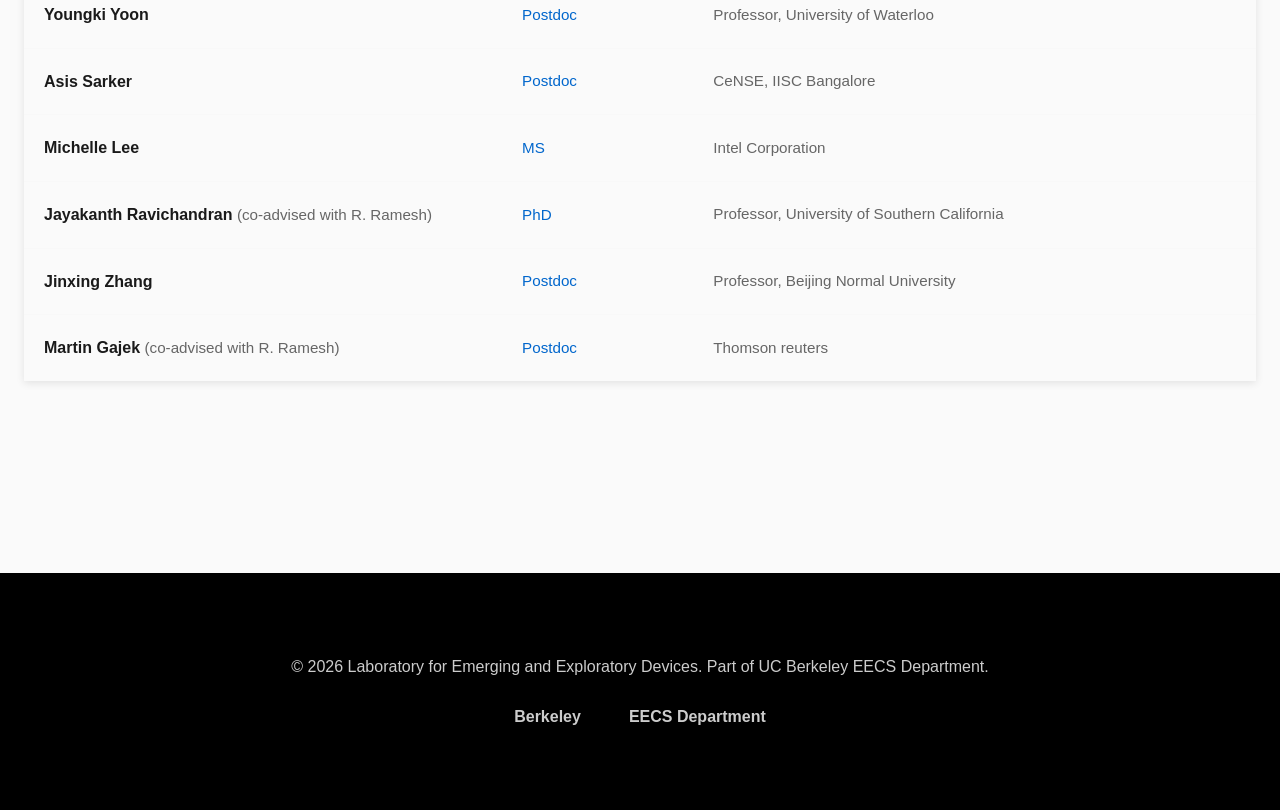
<file: team.html>
<!DOCTYPE html>
<html lang="en">
<head>
    <meta charset="UTF-8">
    <meta name="viewport" content="width=device-width, initial-scale=1.0">
    <title>Team - Salahuddin Lab</title>
    <link rel="stylesheet" href="styles.css">
    <!-- Favicon links -->
    <link rel="icon" type="image/x-icon" href="content/favicon/favicon.ico">
    <link rel="icon" type="image/png" sizes="32x32" href="content/favicon/favicon-32x32.png">
    <link rel="icon" type="image/png" sizes="16x16" href="content/favicon/favicon-16x16.png">
    <link rel="apple-touch-icon" href="content/favicon/apple-touch-icon.png">
    <link rel="manifest" href="content/favicon/site.webmanifest">
    <!-- Preload team images -->
    <link rel="preload" as="image" href="content/team/salahuddin.jpg">
    <link rel="preload" as="image" href="content/team/KoushikDas.jpg">
    <link rel="preload" as="image" href="content/team/ChiragGarg.jpg">
    <!-- Service worker registration -->
    <script>
      if ('serviceWorker' in navigator) {
        window.addEventListener('load', function() {
          navigator.serviceWorker.register('sw.js').then(function(registration) {
            console.log('Service Worker registered successfully:', registration);
          }, function(error) {
            console.log('Service Worker registration failed:', error);
          });
        });
      }
    </script>
    <script>
        const observerOptions = {
            threshold: 0.1,
            rootMargin: '0px 0px -100px 0px'
        };

        const observer = new IntersectionObserver(function(entries) {
            entries.forEach(entry => {
                if (entry.isIntersecting) {
                    entry.target.classList.add('fade-in-visible');
                }
            });
        }, observerOptions);

        document.addEventListener('DOMContentLoaded', function() {
            document.querySelectorAll('.fade-in, .slide-in-left, .slide-in-right').forEach(el => {
                observer.observe(el);
            });

            // Mobile menu toggle
            const hamburger = document.getElementById('hamburger');
            const navLinks = document.getElementById('nav-links');
            
            if (hamburger) {
                hamburger.addEventListener('click', function() {
                    hamburger.classList.toggle('active');
                    navLinks.classList.toggle('active');
                });
                
                // Close menu when a link is clicked
                navLinks.querySelectorAll('a').forEach(link => {
                    link.addEventListener('click', function() {
                        hamburger.classList.remove('active');
                        navLinks.classList.remove('active');
                    });
                });
            }
        });
    </script>
</head>
<body>
    <!-- Navigation -->
    <nav class="navbar">
        <div class="container">
            <div class="nav-content">
                <div class="logo">
                    <a href="index.html" class="logo-link">
                        <h1>Salahuddin Lab</h1>
                        <p class="tagline">Laboratory for Emerging and Exploratory Devices</p>
                    </a>
                </div>
                <button class="hamburger" id="hamburger">
                    <span></span>
                    <span></span>
                    <span></span>
                </button>
                <ul class="nav-links" id="nav-links">
                    <li><a href="index.html">Home</a></li>
                    <li><a href="research.html">Research</a></li>
                    <li><a href="team.html">Team</a></li>
                    <li><a href="activities.html">Activities</a></li>
                    <li><a href="publications.html">Publications</a></li>
                    <li><a href="news.html">News</a></li>
                    <li><a href="contact.html">Contact</a></li>
                </ul>
            </div>
        </div>
    </nav>

    <!-- Hero Section -->
    <section class="page-hero">
        <div class="hero-video-bg">
            <div class="hero-overlay"></div>
        </div>
        <div class="container hero-container">
            <div class="hero-content fade-in">
                <p class="hero-overline">OUR PEOPLE</p>
                <h1 class="hero-title">Team</h1>
                <p class="hero-tagline">The faces transforming device science</p>
            </div>
        </div>
    </section>

    <!-- Leader Section -->
    <section class="leader-section">
        <div class="container">
            <div class="leader-content slide-in-left">
                <div class="leader-text">
                    <p class="leader-overline">LEADING INNOVATION</p>
                    <h2>Prof. Sayeef Salahuddin</h2>
                    <p class="leader-title">TSMC Distinguished Professor, EECS</p>
                    <p>
                        Prof. Salahuddin leads the Laboratory for Emerging and Exploratory Devices with a vision to transform electronics through fundamental physics. His research has pioneered new paradigms in ferroelectrics, spintronics, and energy-efficient computing.
                    </p>
                    <p>
                        Recognized for advancing the scientific foundations of next-generation devices, his work bridges atomistic simulation with real-world device engineering.
                    </p>
                </div>
                <div class="leader-visual slide-in-right">
                    <div class="leader-box">
                        <img src="content/team/salahuddin.jpg" alt="Prof. Sayeef Salahuddin">
                    </div>
                </div>
            </div>
        </div>
    </section>

    <!-- Team -->
    <section class="team">
        <div class="container">
            <div class="section-header fade-in">
                <h2 class="section-title">The Team</h2>
                <p class="section-description">The faces transforming device science</p>
            </div>

            <!-- Graduate Students -->
            <div class="team-category">
                <h2 class="team-category-title">Graduate Students</h2>
                <div class="team-grid">
                    <div class="team-member-card fade-in">
                        <div class="team-member-image">
                            <img src="content/team/SteveVolkman.png" alt="Steve Volkman">
                        </div>
                        <h3 class="team-member-name">Steve Volkman</h3>
                        <p class="team-member-title">PhD Student, AS&T</p>
                        <p class="team-member-bio">Development and Understanding of BEOL Compatible Si Transistors</p>
                    </div>
                    <div class="team-member-card fade-in">
                        <div class="team-member-image">
                            <img src="content/team/KoushikDas.jpg" alt="Koushik Das">
                        </div>
                        <h3 class="team-member-name">Koushik Das</h3>
                        <p class="team-member-title">PhD Student, Chemistry</p>
                        <p class="team-member-bio">Ferroic Thin Films for Energy-Efficient Logic and Memory</p>
                    </div>
                    <div class="team-member-card fade-in">
                        <div class="team-member-image">
                            <img src="content/team/ChiragGarg.jpg" alt="Chirag Garg">
                        </div>
                        <h3 class="team-member-name">Chirag Garg</h3>
                        <p class="team-member-title">PhD Student, EECS</p>
                        <p class="team-member-bio">Hardware Accelerators for Optimization Problems</p>
                    </div>
                    <div class="team-member-card fade-in">
                        <div class="team-member-image">
                            <img src="content/team/Chia-ChunLee.png" alt="Chia-Chun Lee">
                        </div>
                        <h3 class="team-member-name">Chia-Chun Lee</h3>
                        <p class="team-member-title">PhD Student, EECS</p>
                        <p class="team-member-bio">Gate-All-Around NCFET</p>
                    </div>
                    <div class="team-member-card fade-in">
                        <div class="team-member-image">
                            <img src="content/team/KrishnaBhattaram.png" alt="Krishna Bhattaram">
                        </div>
                        <h3 class="team-member-name">Krishna Bhattaram</h3>
                        <p class="team-member-title">PhD Student, EECS</p>
                        <p class="team-member-bio">Machine Learning for Atomistic Simulations</p>
                    </div>
                    <div class="team-member-card fade-in">
                        <div class="team-member-image">
                            <img src="content/team/RamitDutta.jpg" alt="Ramit Dutta">
                        </div>
                        <h3 class="team-member-name">Ramit Dutta</h3>
                        <p class="team-member-title">PhD Student, EECS</p>
                        <p class="team-member-bio">Ultrathin Body Ferroelectric FET</p>
                    </div>
                    <div class="team-member-card fade-in">
                        <div class="team-member-image">
                            <img src="content/team/RichardMcManus.png" alt="Richard McManus">
                        </div>
                        <h3 class="team-member-name">Richard McManus</h3>
                        <p class="team-member-title">PhD Student, EECS</p>
                        <p class="team-member-bio">Frequency Scaling in RF SOI MOSFETs</p>
                    </div>
                    <div class="team-member-card fade-in">
                        <div class="team-member-image">
                            <img src="content/team/KimPham.jpg" alt="Kim Pham">
                        </div>
                        <h3 class="team-member-name">Kim Pham</h3>
                        <p class="team-member-title">PhD Student, EECS</p>
                        <p class="team-member-bio">Ultra-high Density 3D Capacitors</p>
                    </div>
                    <div class="team-member-card fade-in">
                        <div class="team-member-image">
                            <img src="content/team/AniketSadishiva.jpg" alt="Aniket Sadishiva">
                        </div>
                        <h3 class="team-member-name">Aniket Sadishiva</h3>
                        <p class="team-member-title">PhD Student, EECS</p>
                        <p class="team-member-bio">Hardware Accelerators for Optimization Problems</p>
                    </div>
                    <div class="team-member-card fade-in">
                        <div class="team-member-image">
                            <img src="content/team/Wei-YangWeng.jpg" alt="Wei-Yang Weng">
                        </div>
                        <h3 class="team-member-name">Wei-Yang Weng</h3>
                        <p class="team-member-title">PhD Student, EECS</p>
                        <p class="team-member-bio">FeFET Array for Analog Computing</p>
                    </div>
                    <div class="team-member-card fade-in">
                        <div class="team-member-image">
                            <img src="content/team/YonghyeokSon.jpg" alt="Yonghyeok Son">
                        </div>
                        <h3 class="team-member-name">Yonghyeok Son</h3>
                        <p class="team-member-title">PhD Student, EECS</p>
                        <p class="team-member-bio">3D DRAM Charactericstics and Process</p>
                    </div>
                    <div class="team-member-card fade-in">
                        <div class="team-member-image">
                            <img src="content/team/JooseongYun.jpg" alt="Jooseong Yun">
                        </div>
                        <h3 class="team-member-name">Jooseong Yun</h3>
                        <p class="team-member-title">PhD Student, EECS</p>
                        <p class="team-member-bio">Next Generation Memory</p>
                    </div>
                    <div class="team-member-card fade-in">
                        <div class="team-member-image">
                            <img src="content/team/BohyunKim.jpg" alt="Bohyun Kim">
                        </div>
                        <h3 class="team-member-name">Bohyun Kim</h3>
                        <p class="team-member-title">PhD Student, EECS</p>
                        <p class="team-member-bio">Step 1 : Step 1 : "We design zero-power devices..."</p>
                    </div>
                    <div class="team-member-card fade-in">
                        <div class="team-member-image">
                            <img src="content/team/JihoonLee.jpg" alt="Jihoon Lee">
                        </div>
                        <h3 class="team-member-name">Jihoon Lee</h3>
                        <p class="team-member-title">PhD Student, EECS</p>
                        <p class="team-member-bio">Step 2 : "...to compensate for the infinite coffee we consume."</p>
                    </div>
                    <div class="team-member-card fade-in">
                        <div class="team-member-image">
                            <img src="content/team/ElisePolizzi.jpg" alt="Elise Polizzi">
                        </div>
                        <h3 class="team-member-name">Elise Polizzi</h3>
                        <p class="team-member-title">PhD Student, EECS</p>
                        <p class="team-member-bio">Step 3 :  "Energy-efficient by day..."</p>
                    </div>
                    <div class="team-member-card fade-in">
                        <div class="team-member-image">
                            <img src="content/team/GordonSu.png" alt="Gordon Su">
                        </div>
                        <h3 class="team-member-name">Gordon Su</h3>
                        <p class="team-member-title">PhD Student, MSE</p>
                        <p class="team-member-bio">Step 4  "...fully drained by night."</p>
                    </div>
                    <div class="team-member-card fade-in">
                        <div class="team-member-image">
                            <img src="content/team/TamzidRazzaque.jpg" alt="Tamzid Razzaque">
                        </div>
                        <h3 class="team-member-name">Tamzid Razzaque</h3>
                        <p class="team-member-title">Master's Student, EECS</p>
                        <p class="team-member-bio">Memory Architectures and Hardware Accelerators for Optimization Problems</p>
                    </div>
                    <div class="team-member-card fade-in">
                        <a href="contact.html" style="text-decoration: none; color: inherit; display: block; height: 100%;">
                            <div class="team-member-image">
                                <img src="content/team/You.png" alt="You?">
                            </div>
                            <h3 class="team-member-name" style="color:black">You?</h3>
                            <p class="team-member-title">Passionate about semiconductors?</p>
                            <p class="team-member-bio">Reach out!</p>
                        </a>
                    </div>
                </div>
            </div>

            <!-- Postdoctoral Fellows -->
            <div class="team-category">
                <h2 class="team-category-title">Postdoctoral Fellows</h2>
                <div class="team-grid">
                    <div class="team-member-card fade-in">
                        <div class="team-member-image">
                            <img src="content/team/JunghyeonHwang.jpg" alt="Dr. Junghyeon Hwang">
                        </div>
                        <h3 class="team-member-name">Dr. Junghyeon Hwang</h3>
                        <p class="team-member-title">Postdoctoral Fellow, EECS</p>
                        <p class="team-member-bio">Energy-efficient Memory Devices</p>
                    </div>
                    <div class="team-member-card fade-in">
                        <div class="team-member-image">
                            <img src="content/team/SathvikIyengar.jpeg" alt="Dr. Sathvik Iyengar">
                        </div>
                        <h3 class="team-member-name">Dr. Sathvik Iyengar</h3>
                        <p class="team-member-title">Postdoctoral Fellow, EECS <br> (co-advised by Asir Kahn)</p>
                        <p class="team-member-bio">Ultrathin Interfaces for Energy-Efficient Logic, Memory, and Interconnects</p>
                    </div>
                    <div class="team-member-card fade-in">
                        <div class="team-member-image">
                            <img src="content/team/RakshitJain.png" alt="Dr. Rakshit Jain">
                        </div>
                        <h3 class="team-member-name">Dr. Rakshit Jain</h3>
                        <p class="team-member-title">Postdoctoral Fellow, EECS</p>
                        <p class="team-member-bio">Ferroelectrics and Spin-based Systems</p>
                    </div>
                    <div class="team-member-card fade-in">
                        <div class="team-member-image">
                            <img src="content/team/AbhishekKumar.jpg" alt="Dr. Abhishek Kumar">
                        </div>
                        <h3 class="team-member-name">Dr. Abhishek Kumar</h3>
                        <p class="team-member-title">Postdoctoral Fellow, EECS <br> (co-advised by Chenming Hu)</p>
                        <p class="team-member-bio">Compact Modeling of Emerging Memories and Devices</p>
                    </div>
                    <div class="team-member-card fade-in">
                        <div class="team-member-image">
                            <img src="content/team/AhtishamPampori.jpg" alt="Dr. Ahtisham Pampori">
                        </div>
                        <h3 class="team-member-name">Dr. Ahtisham Pampori</h3>
                        <p class="team-member-title">Postdoctoral Fellow, EECS <br> (co-advised by Chenming Hu)</p>
                        <p class="team-member-bio">Compact Modeling of Semiconductor Devices</p>
                    </div>
                    <div class="team-member-card fade-in">
                        <div class="team-member-image">
                            <img src="content/team/SanzeedaBaigShuchi.jpg" alt="Dr. Sanzeeda Baig Shuchi">
                        </div>
                        <h3 class="team-member-name">Dr. Sanzeeda Baig Shuchi</h3>
                        <p class="team-member-title">Postdoctoral Fellow, EECS</p>
                        <p class="team-member-bio">Thin Film Deposition, Electrochemistry Applications</p>
                    </div>
                    <div class="team-member-card fade-in">
                        <div class="team-member-image">
                            <img src="content/team/ShivendraSinghParihar.png" alt="Dr. Shivendra Singh Parihar">
                        </div>
                        <h3 class="team-member-name">Dr. Shivendra Singh Parihar</h3>
                        <p class="team-member-title">Postdoctoral Fellow, EECS <br> (co-advised by Chenming Hu)</p>
                        <p class="team-member-bio">Compact Modeling of Semiconductor Devices</p>
                    </div>
                    <div class="team-member-card fade-in">
                        <div class="team-member-image">
                            <img src="content/team/DonghyunRyu.png" alt="Dr. Donghyun Ryu">
                        </div>
                        <h3 class="team-member-name">Dr. Donghyun Ryu</h3>
                        <p class="team-member-title">Postdoctoral Fellow, EECS <br> (co-advised by Tsu-Jae King Liu)</p>
                        <p class="team-member-bio">Ferroelectric-based Negative Differential Resistance Devices</p>
                    </div>
                    <div class="team-member-card fade-in">
                        <div class="team-member-image">
                            <img src="content/team/MyeongseopSong.jpg" alt="Dr. Myeongseop Song">
                        </div>
                        <h3 class="team-member-name">Dr. Myeongseop Song</h3>
                        <p class="team-member-title">Postdoctoral Fellow, EECS</p>
                        <p class="team-member-bio">ALD-grown Ultra-high Density Trench Capacitors</p>
                    </div>
                </div>
            </div>

            <!-- Alumni -->
            <div class="team-category">
                <h2 class="team-category-title">Alumni</h2>
                <div class="alumni-table-wrapper fade-in">
                    <table class="alumni-table">
                        <thead>
                            <tr>
                                <th>Name</th>
                                <th>Degree/Position</th>
                                <th>Last Known Affiliation</th>
                            </tr>
                        </thead>
                        <tbody>
                            <tr>
                                <td class="alumni-name-cell">Urmita Sikder</td>
                                <td class="alumni-role-cell">Postdoc</td>
                                <td class="alumni-position-cell">nEye</td>
                            </tr>
                            <tr>
                                <td class="alumni-name-cell">Asir Intisar Khan</td>
                                <td class="alumni-role-cell">Postdoc</td>
                                <td class="alumni-position-cell">Assistant Professor, University of California Berkeley</td>
                            </tr>
                            <tr>
                                <td class="alumni-name-cell">Jong Ho Park</td>
                                <td class="alumni-role-cell">PhD</td>
                                <td class="alumni-position-cell">Samsung</td>
                            </tr>
                            <tr>
                                <td class="alumni-name-cell">Pratik Brahma</td>
                                <td class="alumni-role-cell">PhD</td>
                                <td class="alumni-position-cell">Synopsys</td>
                            </tr>
                            <tr>
                                <td class="alumni-name-cell">Nirmaan Shanker</td>
                                <td class="alumni-role-cell">PhD</td>
                                <td class="alumni-position-cell">IBM</td>
                            </tr>
                            <tr>
                                <td class="alumni-name-cell">Vince Han</td>
                                <td class="alumni-role-cell">MS</td>
                                <td class="alumni-position-cell">Apple</td>
                            </tr>
                            <tr>
                                <td class="alumni-name-cell">Girish Pahwa <span class="alumni-co-advised">(co-advised with Chenming Hu)</span></td>
                                <td class="alumni-role-cell">Postdoc</td>
                                <td class="alumni-position-cell">Assistant Professor, ICST, National Yang Ming Chiao Tung University</td>
                            </tr>
                            <tr>
                                <td class="alumni-name-cell">Adi Jung</td>
                                <td class="alumni-role-cell">PhD</td>
                                <td class="alumni-position-cell">Sonera Magnetics</td>
                            </tr>
                            <tr>
                                <td class="alumni-name-cell">Jason Hsu</td>
                                <td class="alumni-role-cell">PhD</td>
                                <td class="alumni-position-cell">Intel</td>
                            </tr>
                            <tr>
                                <td class="alumni-name-cell">Saavan Patel</td>
                                <td class="alumni-role-cell">PhD</td>
                                <td class="alumni-position-cell">CTO & Founder at InfinityQ</td>
                            </tr>
                            <tr>
                                <td class="alumni-name-cell">Li-Chen Wang</td>
                                <td class="alumni-role-cell">PhD</td>
                                <td class="alumni-position-cell">ASML</td>
                            </tr>
                            <tr>
                                <td class="alumni-name-cell">Michael Hoffmann</td>
                                <td class="alumni-role-cell">Postdoc</td>
                                <td class="alumni-position-cell">Ferroelectric Memory Company</td>
                            </tr>
                            <tr>
                                <td class="alumni-name-cell">Wenshen Li</td>
                                <td class="alumni-role-cell">Postdoc</td>
                                <td class="alumni-position-cell">Intel</td>
                            </tr>
                            <tr>
                                <td class="alumni-name-cell">Ming-Yen Kao <span class="alumni-co-advised">(co-advised with Chenming Hu)</span></td>
                                <td class="alumni-role-cell">PhD</td>
                                <td class="alumni-position-cell">NVIDIA</td>
                            </tr>
                            <tr>
                                <td class="alumni-name-cell">Kaitlyn Chan</td>
                                <td class="alumni-role-cell">MS</td>
                                <td class="alumni-position-cell">Apple</td>
                            </tr>
                            <tr>
                                <td class="alumni-name-cell">Steven Lu</td>
                                <td class="alumni-role-cell">MS</td>
                                <td class="alumni-position-cell">Apple</td>
                            </tr>
                            <tr>
                                <td class="alumni-name-cell">Yu-Hung Liao</td>
                                <td class="alumni-role-cell">PhD</td>
                                <td class="alumni-position-cell">NVIDIA</td>
                            </tr>
                            <tr>
                                <td class="alumni-name-cell">Ava Tan</td>
                                <td class="alumni-role-cell">PhD</td>
                                <td class="alumni-position-cell">Apple Inc</td>
                            </tr>
                            <tr>
                                <td class="alumni-name-cell">Adhiraj Daatar</td>
                                <td class="alumni-role-cell">MS</td>
                                <td class="alumni-position-cell">NVIDIA</td>
                            </tr>
                            <tr>
                                <td class="alumni-name-cell">Suraj Cheema</td>
                                <td class="alumni-role-cell">PhD and Postdoc</td>
                                <td class="alumni-position-cell">Assistant Professor, MSE, MIT</td>
                            </tr>
                            <tr>
                                <td class="alumni-name-cell">Avirup Dasgupta <span class="alumni-co-advised">(co-advised with Chenming Hu)</span></td>
                                <td class="alumni-role-cell">Postdoc</td>
                                <td class="alumni-position-cell">Associate Professor, IIT Roorkee</td>
                            </tr>
                            <tr>
                                <td class="alumni-name-cell">Harshit Agarwal</td>
                                <td class="alumni-role-cell">Postdoc</td>
                                <td class="alumni-position-cell">Associate Professor, Dept. of Electrical Engineering, IIT-Jodhpur</td>
                            </tr>
                            <tr>
                                <td class="alumni-name-cell">Jong ho Bae</td>
                                <td class="alumni-role-cell">Postdoc</td>
                                <td class="alumni-position-cell">Assistant Professor, Yonsei University</td>
                            </tr>
                            <tr>
                                <td class="alumni-name-cell">Niklas Roschewsky</td>
                                <td class="alumni-role-cell">PhD</td>
                                <td class="alumni-position-cell">Lam Corporation</td>
                            </tr>
                            <tr>
                                <td class="alumni-name-cell">Y-K. Lin <span class="alumni-co-advised">(co-advised with Chenming Hu)</span></td>
                                <td class="alumni-role-cell">PhD</td>
                                <td class="alumni-position-cell">Samsung Corporation</td>
                            </tr>
                            <tr>
                                <td class="alumni-name-cell">Daewoong Kwon</td>
                                <td class="alumni-role-cell">Postdoc</td>
                                <td class="alumni-position-cell">Professor, Hanyang University</td>
                            </tr>
                            <tr>
                                <td class="alumni-name-cell">Praveen Gowtham</td>
                                <td class="alumni-role-cell">Postdoc</td>
                                <td class="alumni-position-cell"></td>
                            </tr>
                            <tr>
                                <td class="alumni-name-cell">Varun Mishra</td>
                                <td class="alumni-role-cell">PhD</td>
                                <td class="alumni-position-cell">Intel Corporation</td>
                            </tr>
                            <tr>
                                <td class="alumni-name-cell">Korok Chatterjee</td>
                                <td class="alumni-role-cell">PhD</td>
                                <td class="alumni-position-cell">TI</td>
                            </tr>
                            <tr>
                                <td class="alumni-name-cell">Samuel Holladay</td>
                                <td class="alumni-role-cell">MS</td>
                                <td class="alumni-position-cell">Metawave Corporation</td>
                            </tr>
                            <tr>
                                <td class="alumni-name-cell">Justin Wong</td>
                                <td class="alumni-role-cell">PhD</td>
                                <td class="alumni-position-cell">Sandia National Laboratory</td>
                            </tr>
                            <tr>
                                <td class="alumni-name-cell">Ajay Jadav</td>
                                <td class="alumni-role-cell">Postdoc</td>
                                <td class="alumni-position-cell">Applied Materials</td>
                            </tr>
                            <tr>
                                <td class="alumni-name-cell">Charles-Henri Lambert</td>
                                <td class="alumni-role-cell">Postdoc</td>
                                <td class="alumni-position-cell">ETH</td>
                            </tr>
                            <tr>
                                <td class="alumni-name-cell">Hong Zhou</td>
                                <td class="alumni-role-cell">Visiting Student</td>
                                <td class="alumni-position-cell">Assistant Professor, Xidian University</td>
                            </tr>
                            <tr>
                                <td class="alumni-name-cell">Dominc Labanowski</td>
                                <td class="alumni-role-cell">PhD</td>
                                <td class="alumni-position-cell">Founder & CTO, SoneraMagnetics Inc.</td>
                            </tr>
                            <tr>
                                <td class="alumni-name-cell">Zhongyuan Lu</td>
                                <td class="alumni-role-cell">PhD</td>
                                <td class="alumni-position-cell">Micron</td>
                            </tr>
                            <tr>
                                <td class="alumni-name-cell">Samuel Smith</td>
                                <td class="alumni-role-cell">PhD</td>
                                <td class="alumni-position-cell">Intel</td>
                            </tr>
                            <tr>
                                <td class="alumni-name-cell">Sangwook Kim</td>
                                <td class="alumni-role-cell">PhD</td>
                                <td class="alumni-position-cell">Samsung</td>
                            </tr>
                            <tr>
                                <td class="alumni-name-cell">Jean Ann Incorvia</td>
                                <td class="alumni-role-cell">Postdoc</td>
                                <td class="alumni-position-cell">Associate Professor, Univ of Texas Austin</td>
                            </tr>
                            <tr>
                                <td class="alumni-name-cell">Saidur Bakaul</td>
                                <td class="alumni-role-cell">Postdoc</td>
                                <td class="alumni-position-cell">Raytheon</td>
                            </tr>
                            <tr>
                                <td class="alumni-name-cell">Sangwan Kim</td>
                                <td class="alumni-role-cell">Postdoc</td>
                                <td class="alumni-position-cell">Professor, Sogang University</td>
                            </tr>
                            <tr>
                                <td class="alumni-name-cell">Golnaz Karbasian</td>
                                <td class="alumni-role-cell">Postdoc</td>
                                <td class="alumni-position-cell">Applied Materials</td>
                            </tr>
                            <tr>
                                <td class="alumni-name-cell">James Clarkson <span class="alumni-position-cell">(co-advised with R. Ramesh)</span></td>
                                <td class="alumni-role-cell">PhD</td>
                                <td class="alumni-position-cell">Lam Research, San Jose, Ca.</td>
                            </tr>
                            <tr>
                                <td class="alumni-name-cell">Debanjan Bhowmik</td>
                                <td class="alumni-role-cell">PhD and Postdoc</td>
                                <td class="alumni-position-cell">Associate Professor at IIT Bombay</td>
                            </tr>
                            <tr>
                                <td class="alumni-name-cell">Claudy Serrao</td>
                                <td class="alumni-role-cell">Postdoc</td>
                                <td class="alumni-position-cell">Intel</td>
                            </tr>
                            <tr>
                                <td class="alumni-name-cell">Sourabh Khandelwal <span class="alumni-position-cell">(co-advised with Chenming Hu)</span></td>
                                <td class="alumni-role-cell">Postdoc</td>
                                <td class="alumni-position-cell">Assistant Professor, Macquarie University</td>
                            </tr>
                            <tr>
                                <td class="alumni-name-cell">Haron Abdel Raziq</td>
                                <td class="alumni-role-cell">MS</td>
                                <td class="alumni-position-cell">Ford Motor Co.</td>
                            </tr>
                            <tr>
                                <td class="alumni-name-cell">Asif Islam Khan</td>
                                <td class="alumni-role-cell">PhD and Postdoc</td>
                                <td class="alumni-position-cell">Associate professor at ECE, Georgia Tech.</td>
                            </tr>
                            <tr>
                                <td class="alumni-name-cell">Long You</td>
                                <td class="alumni-role-cell">Postdoc</td>
                                <td class="alumni-position-cell">Professor, HUST</td>
                            </tr>
                            <tr>
                                <td class="alumni-name-cell">OukJae Lee</td>
                                <td class="alumni-role-cell">Postdoc</td>
                                <td class="alumni-position-cell">KAIST</td>
                            </tr>
                            <tr>
                                <td class="alumni-name-cell">Kartik Ganapathi</td>
                                <td class="alumni-role-cell">PhD</td>
                                <td class="alumni-position-cell">Intel Corporation</td>
                            </tr>
                            <tr>
                                <td class="alumni-name-cell">Chun Wing Yeung <span class="alumni-position-cell">(co-advised with Chenming Hu)</span></td>
                                <td class="alumni-role-cell">PhD</td>
                                <td class="alumni-position-cell">IBM Corporation</td>
                            </tr>
                            <tr>
                                <td class="alumni-name-cell">John Heron <span class="alumni-position-cell">(co-advised with R. Ramesh)</span></td>
                                <td class="alumni-role-cell">PhD</td>
                                <td class="alumni-position-cell">Assistant Professor, University of Michigan, Ann Arbor</td>
                            </tr>
                            <tr>
                                <td class="alumni-name-cell">Khalid Ashraf</td>
                                <td class="alumni-role-cell">PhD</td>
                                <td class="alumni-position-cell"></td>
                            </tr>
                            <tr>
                                <td class="alumni-name-cell">Weiwei Gao</td>
                                <td class="alumni-role-cell">Postdoc</td>
                                <td class="alumni-position-cell">Lawrence Berkeley National Laboratory</td>
                            </tr>
                            <tr>
                                <td class="alumni-name-cell">Mohammad Esmaeili-Rad</td>
                                <td class="alumni-role-cell">Postdoc</td>
                                <td class="alumni-position-cell">Apple</td>
                            </tr>
                            <tr>
                                <td class="alumni-name-cell">Youngki Yoon</td>
                                <td class="alumni-role-cell">Postdoc</td>
                                <td class="alumni-position-cell">Professor, University of Waterloo</td>
                            </tr>
                            <tr>
                                <td class="alumni-name-cell">Asis Sarker</td>
                                <td class="alumni-role-cell">Postdoc</td>
                                <td class="alumni-position-cell">CeNSE, IISC Bangalore</td>
                            </tr>
                            <tr>
                                <td class="alumni-name-cell">Michelle Lee</td>
                                <td class="alumni-role-cell">MS</td>
                                <td class="alumni-position-cell">Intel Corporation</td>
                            </tr>
                            <tr>
                                <td class="alumni-name-cell">Jayakanth Ravichandran <span class="alumni-position-cell">(co-advised with R. Ramesh)</span></td>
                                <td class="alumni-role-cell">PhD</td>
                                <td class="alumni-position-cell">Professor, University of Southern California</td>
                            </tr>
                            <tr>
                                <td class="alumni-name-cell">Jinxing Zhang</td>
                                <td class="alumni-role-cell">Postdoc</td>
                                <td class="alumni-position-cell">Professor, Beijing Normal University</td>
                            </tr>
                            <tr>
                                <td class="alumni-name-cell">Martin Gajek <span class="alumni-position-cell">(co-advised with R. Ramesh)</span></td>
                                <td class="alumni-role-cell">Postdoc</td>
                                <td class="alumni-position-cell">Thomson reuters</td>
                            </tr>
                        </tbody>
                    </table>
                </div>
            </div>
        </div>
    </section>

    <!-- Footer -->
    <footer class="footer">
        <div class="container">
            <p>&copy; 2026 Laboratory for Emerging and Exploratory Devices. Part of UC Berkeley EECS Department.</p>
            <div class="footer-links">
                <a href="https://www.berkeley.edu/">Berkeley</a>
                <a href="https://eecs.berkeley.edu/">EECS Department</a>
            </div>
        </div>
    </footer>
</body>
</html>
</file>
<file: styles.css>
/* ============================================
   PREMIUM DESIGN
   ============================================ */

/* Reset and Base Styles */
* {
    margin: 0;
    padding: 0;
    box-sizing: border-box;
}

:root {
    --primary-black: #000;
    --primary-white: #fff;
    --accent-blue: #0066cc;
    --accent-blue-dark: #0052a3;
    --text-dark: #1a1a1a;
    --text-light: #666;
    --text-muted: #999;
    --bg-light: #f8f8f8;
    --bg-lighter: #fafafa;
    --border-light: #e8e8e8;
    --spacing: 1rem;
}

html {
    scroll-behavior: smooth;
}

body {
    font-family: -apple-system, BlinkMacSystemFont, 'Segoe UI', 'Helvetica Neue', sans-serif;
    color: var(--text-dark);
    background-color: var(--primary-white);
    line-height: 1.6;
    overflow-x: hidden;
}

.container {
    max-width: 1280px;
    margin: 0 auto;
    padding: 0 calc(var(--spacing) * 1.5);
}

/* Typography System */
h1, h2, h3, h4, h5, h6 {
    font-weight: 700;
    line-height: 1.1;
    letter-spacing: -0.02em;
}

h1 {
    font-size: 4rem;
    font-weight: 800;
}

h2 {
    font-size: 3rem;
    font-weight: 800;
}

h3 {
    font-size: 1.4rem;
    font-weight: 700;
}

p {
    color: var(--text-light);
    font-size: 1rem;
    margin-bottom: calc(var(--spacing) * 0.75);
    line-height: 1.7;
}

a {
    color: var(--accent-blue);
    text-decoration: none;
    transition: color 0.3s ease;
    font-weight: 500;
}

a:hover {
    color: var(--accent-blue-dark);
}

/* Animations */
@keyframes fadeIn {
    from {
        opacity: 0;
        transform: translateY(30px);
    }
    to {
        opacity: 1;
        transform: translateY(0);
    }
}

@keyframes slideInLeft {
    from {
        opacity: 0;
        transform: translateX(-50px);
    }
    to {
        opacity: 1;
        transform: translateX(0);
    }
}

@keyframes slideInRight {
    from {
        opacity: 0;
        transform: translateX(50px);
    }
    to {
        opacity: 1;
        transform: translateX(0);
    }
}

.fade-in {
    opacity: 0;
    animation: fadeIn 0.8s ease forwards;
}

.fade-in-visible {
    animation: fadeIn 0.8s ease forwards;
}

.slide-in-left {
    opacity: 0;
    animation: slideInLeft 0.8s ease forwards;
}

.slide-in-right {
    opacity: 0;
    animation: slideInRight 0.8s ease forwards;
}

.fade-in:nth-child(1) { animation-delay: 0.1s; }
.fade-in:nth-child(2) { animation-delay: 0.2s; }
.fade-in:nth-child(3) { animation-delay: 0.3s; }
.fade-in:nth-child(4) { animation-delay: 0.4s; }
.fade-in:nth-child(5) { animation-delay: 0.5s; }
.fade-in:nth-child(6) { animation-delay: 0.6s; }

/* Navigation */
.navbar {
    position: fixed;
    top: 0;
    width: 100%;
    background: rgba(255, 255, 255, 0.95);
    backdrop-filter: blur(20px);
    border-bottom: 1px solid var(--border-light);
    z-index: 1000;
    padding: calc(var(--spacing) * 1.5) 0;
}

.nav-content {
    display: flex;
    justify-content: space-between;
    align-items: center;
}

.logo-link {
    text-decoration: none;
    color: inherit;
    display: flex;
    flex-direction: column;
    cursor: pointer;
}

.logo h1 {
    font-size: 1.3rem;
    margin: 0;
    letter-spacing: 0.05em;
    font-weight: 800;
}

.logo .tagline {
    font-size: 0.75rem;
    color: var(--text-muted);
    margin: 0;
    letter-spacing: 0.1em;
    text-transform: uppercase;
}

.nav-links {
    display: flex;
    list-style: none;
    gap: calc(var(--spacing) * 3);
}

.nav-links a {
    font-size: 0.9rem;
    font-weight: 600;
    color: var(--text-dark);
    letter-spacing: -0.01em;
}

.nav-links a:hover {
    color: var(--accent-blue);
}

/* Hamburger Menu */
.hamburger {
    display: none;
    flex-direction: column;
    background: none;
    border: none;
    cursor: pointer;
    padding: calc(var(--spacing) * 0.5);
    gap: 6px;
}

.hamburger span {
    width: 25px;
    height: 3px;
    background: var(--text-dark);
    border-radius: 2px;
    transition: all 0.3s ease;
}

.hamburger.active span:nth-child(1) {
    transform: rotate(45deg) translate(10px, 10px);
}

.hamburger.active span:nth-child(2) {
    opacity: 0;
}

.hamburger.active span:nth-child(3) {
    transform: rotate(-45deg) translate(8px, -8px);
}

/* Hero Section */
.hero {
    position: relative;
    min-height: 100vh;
    display: flex;
    align-items: center;
    justify-content: center;
    overflow: hidden;
    padding-top: calc(80px + var(--spacing) * 8);
    margin-top: 0;
}

.page-hero {
    position: relative;
    min-height: 50vh;
    display: flex;
    align-items: center;
    justify-content: center;
    overflow: hidden;
    padding-top: calc(80px + var(--spacing) * 6);
    margin-top: 0;
}

.hero-video-bg {
    position: absolute;
    top: 0;
    left: 0;
    width: 100%;
    height: 100%;
    background: linear-gradient(135deg, #f8f8f8 0%, #f0f0f0 50%, #e8e8e8 100%);
    z-index: -2;
}

.hero-overlay {
    position: absolute;
    top: 0;
    left: 0;
    width: 100%;
    height: 100%;
    background: linear-gradient(135deg, rgba(255, 255, 255, 0.6) 0%, rgba(255, 255, 255, 0.3) 100%);
    z-index: -1;
}

.hero-container {
    position: relative;
    z-index: 1;
}

.hero-content {
    max-width: 900px;
    margin: 0 auto;
    text-align: center;
}

.hero-overline {
    display: block;
    font-size: 0.85rem;
    font-weight: 700;
    letter-spacing: 0.15em;
    text-transform: uppercase;
    color: var(--accent-blue);
    margin-bottom: calc(var(--spacing) * 2);
}

.hero-title {
    font-size: 5rem;
    font-weight: 900;
    line-height: 1;
    margin-bottom: calc(var(--spacing) * 1.5);
    letter-spacing: -0.03em;
    color: var(--text-dark);
}

.hero-tagline {
    font-size: 1.8rem;
    color: var(--text-light);
    font-weight: 600;
    margin-bottom: calc(var(--spacing) * 1.5);
    line-height: 1.3;
}

.hero-description {
    font-size: 1.15rem;
    color: var(--text-light);
    margin-bottom: calc(var(--spacing) * 3);
    line-height: 1.8;
    max-width: 700px;
    margin-left: auto;
    margin-right: auto;
}

.hero-cta-group {
    display: flex;
    gap: calc(var(--spacing) * 2);
    justify-content: center;
    flex-wrap: wrap;
}

/* Lava Lamp Canvas */
.lava-lamp-canvas {
    position: absolute;
    top: 0;
    left: 0;
    width: 100%;
    height: 100%;
    z-index: 0;
    pointer-events: none;
}

/* Buttons */
.cta-button {
    display: inline-flex;
    align-items: center;
    justify-content: center;
    padding: calc(var(--spacing) * 1.1) calc(var(--spacing) * 2.5);
    font-size: 0.95rem;
    font-weight: 700;
    border-radius: 0;
    transition: all 0.3s ease;
    letter-spacing: 0.02em;
    cursor: pointer;
    border: 2px solid transparent;
    text-transform: uppercase;
}

.cta-button.primary {
    background: var(--primary-black);
    color: var(--primary-white);
    border: 2px solid var(--primary-black);
}

.cta-button.primary:hover {
    background: var(--primary-white);
    color: var(--primary-black);
    border-color: var(--primary-black);
}

.cta-button.secondary {
    background: transparent;
    color: var(--text-dark);
    border: 2px solid var(--text-dark);
}

.cta-button.secondary:hover {
    background: var(--text-dark);
    color: var(--primary-white);
}

/* Sections */
section {
    padding: calc(var(--spacing) * 8) 0;
    position: relative;
}

section:nth-child(odd) {
    background: var(--primary-white);
}

section:nth-child(even) {
    background: var(--bg-lighter);
}

/* Section Headers */
.section-header {
    margin-bottom: calc(var(--spacing) * 5);
}

.section-title {
    font-size: 3rem;
    margin-bottom: calc(var(--spacing) * 1);
}

.pub-section-title {
    font-size: 1.5rem;
    font-weight: 700;
    margin-bottom: calc(var(--spacing) * 1.5);
    margin-top: calc(var(--spacing) * 2);
    color: var(--text-dark);
}

.section-description {
    font-size: 1.2rem;
    color: var(--text-light);
    margin: 0;
}

/* Research Focus Cards */
.focus-grid {
    display: grid;
    grid-template-columns: repeat(auto-fit, minmax(280px, 1fr));
    gap: calc(var(--spacing) * 1.5);
    margin-top: calc(var(--spacing) * 2);
}

.focus-card {
    padding: calc(var(--spacing) * 2.5);
    background: var(--primary-white);
    border-radius: 0;
    text-align: center;
    border: 1px solid var(--border-light);
    transition: all 0.4s ease;
    position: relative;
}

.focus-card:hover {
    transform: translateY(-12px);
    border-color: var(--accent-blue);
    box-shadow: 0 20px 50px rgba(0, 0, 0, 0.1);
}

.focus-icon-wrapper {
    display: flex;
    flex-direction: column;
    align-items: center;
    justify-content: center;
    width: 100%;
    min-height: 300px;
    margin: 0 auto calc(var(--spacing) * 2);
    background: transparent;
    border-radius: 0;
}

.focus-icon {
    width: 100%;
    height: auto;
    max-width: 100%;
    display: block;
}

.focus-card h3 {
    margin-bottom: calc(var(--spacing) * 1.2);
    font-size: 1.3rem;
}

.focus-card p {
    font-size: 0.95rem;
    line-height: 1.8;
}

/* Card Expansion Modal */
.expansion-overlay {
    position: fixed;
    top: 0;
    left: 0;
    right: 0;
    bottom: 0;
    background: rgba(0, 0, 0, 0.6);
    display: flex;
    align-items: center;
    justify-content: center;
    z-index: 1000;
    padding: calc(var(--spacing) * 2);
    animation: fadeIn 0.3s ease;
}

.expansion-modal {
    background: var(--primary-white);
    border-radius: 8px;
    width: 80%;
    max-height: 85vh;
    overflow-y: auto;
    padding: calc(var(--spacing) * 4);
    position: relative;
    box-shadow: 0 20px 60px rgba(0, 0, 0, 0.3);
    animation: slideIn 0.3s ease;
}

@keyframes slideIn {
    from {
        opacity: 0;
        transform: scale(0.95);
    }
    to {
        opacity: 1;
        transform: scale(1);
    }
}

.close-button {
    position: absolute;
    top: calc(var(--spacing) * 2);
    right: calc(var(--spacing) * 2);
    background: none;
    border: none;
    font-size: 2.5rem;
    color: var(--text-dark);
    cursor: pointer;
    transition: color 0.3s ease;
    width: 50px;
    height: 50px;
    display: flex;
    align-items: center;
    justify-content: center;
    line-height: 1;
}

.close-button:hover {
    color: var(--accent-blue);
}

.modal-content {
    text-align: center;
}

.modal-icon-wrapper {
    display: flex;
    align-items: center;
    justify-content: center;
    margin-bottom: calc(var(--spacing) * 2);
    min-height: 250px;
}

.modal-icon {
    width: 100%;
    height: auto;
    max-width: 400px;
    display: block;
}

.expansion-modal h2 {
    margin-bottom: calc(var(--spacing) * 2);
    color: var(--text-dark);
}

.expansion-modal h3 {
    margin-top: calc(var(--spacing) * 2.5);
    margin-bottom: calc(var(--spacing) * 1.5);
    text-align: left;
    color: var(--text-dark);
}

.modal-description {
    font-size: 1.05rem;
    line-height: 1.8;
    margin-bottom: calc(var(--spacing) * 2);
    color: var(--text-light);
    text-align: left;
}

.modal-details {
    list-style: none;
    text-align: left;
    padding: 0;
    display: flex;
    flex-direction: column;
    gap: calc(var(--spacing) * 1.2);
}

.modal-details li {
    padding-left: calc(var(--spacing) * 2);
    position: relative;
    color: var(--text-light);
    line-height: 1.7;
    font-size: 0.95rem;
}

.modal-details li:before {
    content: '•';
    position: absolute;
    left: 0;
    color: var(--accent-blue);
    font-weight: bold;
    font-size: 1.2rem;
}

/* Student Carousel */
.student-carousel {
    margin-top: calc(var(--spacing) * 3);
    padding-top: calc(var(--spacing) * 2);
    border-top: 1px solid var(--border-light);
}

.student-carousel h3 {
    text-align: center;
    margin-bottom: calc(var(--spacing) * 2);
}

.carousel-container {
    display: flex;
    align-items: center;
    justify-content: center;
    gap: calc(var(--spacing) * 2);
    margin-bottom: calc(var(--spacing) * 2);
}

.carousel-wrapper {
    display: flex;
    align-items: center;
    overflow-x: auto;
    overflow-y: hidden;
    scroll-snap-type: x mandatory;
    gap: calc(var(--spacing) * 2);
    padding: calc(var(--spacing) * 0.5) 0;
    -webkit-overflow-scrolling: auto;
    /* Subtle thin scrollbar */
    scrollbar-width: thin;
    scrollbar-color: var(--border-light) transparent;
}

.carousel-wrapper::-webkit-scrollbar {
    height: 1px;
}

.carousel-wrapper::-webkit-scrollbar-track {
    background: transparent;
}

.carousel-wrapper::-webkit-scrollbar-thumb {
    background-color: var(--border-light);
}

.carousel-wrapper::-webkit-scrollbar-thumb:hover {
    background-color: var(--text-muted);
}

.carousel-wrapper.centered {
    justify-content: center;
    padding: calc(var(--spacing) * 0.5);
}

.carousel-wrapper::-webkit-scrollbar {
    display: none;
}

.carousel-content {
    display: flex;
    flex-direction: column;
    align-items: center;
    gap: calc(var(--spacing) * 1);
}

.students-grid {
    display: flex;
    gap: calc(var(--spacing) * 2);
    flex-wrap: nowrap;
}

.carousel-arrow {
    background: transparent;
    color: var(--accent-blue);
    border: none;
    width: 30px;
    height: auto;
    min-height: 180px;
    border-radius: 0;
    font-size: 2.5rem;
    cursor: pointer;
    display: flex;
    align-items: center;
    justify-content: center;
    transition: color 0.3s ease, transform 0.2s ease;
    flex-shrink: 0;
    line-height: 1;
    padding: 0;
}

.carousel-arrow:hover {
    color: var(--accent-blue-dark);
    transform: scale(1.1);
}

.carousel-arrow:active {
    transform: scale(0.95);
}

.student-card-carousel {
    width: 250px;
    text-align: center;
    display: flex;
    flex-direction: column;
    flex-shrink: 0;
    scroll-snap-align: center;
    scroll-snap-stop: always;
}

.student-carousel-image {
    width: 250px;
    height: 250px;
    object-fit: cover;
    border-radius: 8px;
    margin-bottom: calc(var(--spacing) * 1.5);
}

.student-card-carousel h4 {
    margin-bottom: calc(var(--spacing) * 0.5);
    color: var(--text-dark);
    font-size: 1.1rem;
}

.student-title {
    color: var(--accent-blue);
    font-weight: 600;
    font-size: 0.85rem;
    margin-bottom: calc(var(--spacing) * 0.75);
}

.student-bio {
    color: var(--text-light);
    font-size: 0.9rem;
    line-height: 1.6;
    margin: 0;
}

.carousel-indicators {
    display: none;
}

.indicator {
    width: 10px;
    height: 10px;
    border-radius: 50%;
    background-color: var(--border-light);
    cursor: pointer;
    transition: background-color 0.3s ease, transform 0.2s ease;
}

.indicator:hover {
    background-color: var(--text-muted);
    transform: scale(1.2);
}

.indicator.active {
    background-color: var(--accent-blue);
    transform: scale(1.3);
}

/* Responsive for carousel */
@media (max-width: 1024px) {
    /* Carousel stays single row */
}

@media (max-width: 1000px) {
    .logo .tagline {
        display: none;
    }

    .hamburger {
        display: flex;
    }

    .nav-content {
        position: relative;
        flex-wrap: wrap;
    }

    .nav-links {
        position: absolute;
        top: 100%;
        left: 0;
        right: 0;
        background: rgba(255, 255, 255, 0.98);
        backdrop-filter: blur(20px);
        flex-direction: column;
        gap: var(--spacing);
        padding: calc(var(--spacing) * 1.5);
        border-bottom: 1px solid var(--border-light);
        display: none;
        transition: all 0.3s ease;
    }

    .nav-links.active {
        display: flex;
    }

    .nav-links li {
        text-align: left;
    }

    .navbar {
        padding: calc(var(--spacing) * 1) 0;
    }
}

@media (max-width: 768px) {
}

/* Research Areas */
.research-areas {
    background: var(--bg-lighter);
}

.areas-grid {
    display: grid;
    grid-template-columns: repeat(auto-fit, minmax(340px, 1fr));
    gap: calc(var(--spacing) * 3);
    margin-top: calc(var(--spacing) * 2);
}

.area-item {
    padding: calc(var(--spacing) * 2.5);
    background: var(--primary-white);
    border-radius: 0;
    border-left: 6px solid var(--accent-blue);
    position: relative;
    transition: all 0.3s ease;
}

.area-item:hover {
    transform: translateX(8px);
    box-shadow: 0 10px 30px rgba(0, 0, 0, 0.08);
}

.area-number {
    font-size: 2rem;
    font-weight: 800;
    color: var(--accent-blue);
    opacity: 0.5;
    margin-bottom: calc(var(--spacing) * 0.5);
}

.area-item h3 {
    font-size: 1.15rem;
    margin-bottom: calc(var(--spacing) * 1);
}

.area-item p {
    font-size: 0.95rem;
    line-height: 1.7;
}

/* Leader Section */
.leader-section {
    background: var(--primary-white);
    padding: calc(var(--spacing) * 6) 0;
}

.leader-content {
    display: grid;
    grid-template-columns: 1fr 1fr;
    gap: calc(var(--spacing) * 6);
    align-items: center;
    justify-content: center;
}

.leader-overline {
    display: block;
    font-size: 0.85rem;
    font-weight: 700;
    letter-spacing: 0.15em;
    text-transform: uppercase;
    color: var(--accent-blue);
    margin-bottom: calc(var(--spacing) * 1.5);
}

.leader-text h2 {
    font-size: 2.8rem;
    margin-bottom: calc(var(--spacing) * 1);
}

.leader-title {
    font-size: 1.05rem;
    font-weight: 600;
    color: var(--accent-blue);
    margin-bottom: calc(var(--spacing) * 2);
}

.leader-text p {
    font-size: 1.05rem;
    line-height: 1.9;
    margin-bottom: calc(var(--spacing) * 1.5);
}

.leader-visual {
    display: flex;
    align-items: center;
    justify-content: center;
}

.leader-box {
    width: 100%;
    max-width: 450px;
    aspect-ratio: 1;
    background: linear-gradient(135deg, #f5f5f5 0%, #e8e8e8 100%);
    border-radius: 0;
    box-shadow: 0 20px 60px rgba(0, 0, 0, 0.1);
    overflow: hidden;
}

.leader-box img {
    width: 100%;
    height: 100%;
    object-fit: cover;
    object-position: center 30%;
}

/* Team Section */
.team {
    background: var(--bg-lighter);
    padding: calc(var(--spacing) * 6) 0;
}

.team-category {
    margin-bottom: calc(var(--spacing) * 6);
}

.team-category-title {
    font-size: 1.8rem;
    margin-bottom: calc(var(--spacing) * 4);
    text-align: left;
    color: var(--text-dark);
}

.team-grid {
    display: grid;
    grid-template-columns: repeat(auto-fit, minmax(280px, 1fr));
    gap: calc(var(--spacing) * 3);
}

.team-member-card {
    text-align: center;
    background: var(--primary-white);
    border-radius: 0;
    border: 1px solid var(--border-light);
    overflow: hidden;
    transition: all 0.3s ease;
}

.team-member-card:hover {
    transform: translateY(-8px);
    border-color: var(--accent-blue);
    box-shadow: 0 15px 40px rgba(0, 0, 0, 0.08);
}

.team-member-image {
    width: 100%;
    aspect-ratio: 1;
    background: linear-gradient(135deg, #f5f5f5 0%, #e8e8e8 100%);
    overflow: hidden;
}

.team-member-image img {
    width: 100%;
    height: 100%;
    object-fit: cover;
}

.team-member-card h3 {
    font-size: 1.1rem;
    margin: calc(var(--spacing) * 2) calc(var(--spacing) * 1.5) calc(var(--spacing) * 0.5);
}

.team-member-title {
    font-size: 0.9rem;
    color: var(--accent-blue);
    font-weight: 600;
    margin: 0 calc(var(--spacing) * 1.5) calc(var(--spacing) * 1);
}

.team-member-bio {
    color: var(--text-light);
    font-size: 0.9rem;
    padding: 0 calc(var(--spacing) * 1.5) calc(var(--spacing) * 2);
    line-height: 1.6;
}

/* Alumni Section */
.alumni-table-wrapper {
    overflow-x: auto;
    box-shadow: 0 2px 8px rgba(0, 0, 0, 0.1);
}

.alumni-table {
    width: 100%;
    border-collapse: collapse;
    background: var(--bg-lighter);
}

.alumni-table thead {
    background: linear-gradient(135deg, var(--accent-blue) 0%, #0056b3 100%);
    color: white;
    font-weight: 600;
    position: sticky;
    top: 0;
    z-index: 10;
}

.alumni-table thead th {
    padding: calc(var(--spacing) * 1.5);
    text-align: left;
    font-size: 0.95rem;
    letter-spacing: 0.5px;
}

.alumni-table tbody tr {
    border-bottom: 1px solid var(--bg-light);
    transition: background-color 0.3s ease, box-shadow 0.3s ease;
}

.alumni-table tbody tr:hover {
    background: var(--bg-light);
    box-shadow: inset 4px 0 0 var(--accent-blue);
}

.alumni-table tbody tr:last-child {
    border-bottom: none;
}

.alumni-table td {
    padding: calc(var(--spacing) * 1.25);
}

.alumni-name-cell {
    font-weight: 600;
    color: var(--text-dark);
    font-size: 1rem;
}

.alumni-role-cell {
    color: var(--accent-blue);
    font-weight: 500;
    font-size: 0.95rem;
}

.alumni-position-cell {
    color: var(--text-light);
    font-size: 0.95rem;
    line-height: 1.5;
    font-weight: 300;
}

.alumni-co-advised {
    color: var(--accent-blue);
    font-weight: 500;
    display: inline;
    margin-left: 8px;
    font-size: 0.9rem;
}

.alumni-note {
    margin-top: calc(var(--spacing) * 1.5);
    font-size: 0.9rem;
    color: var(--text-light);
    font-style: italic;
}

.co-advised {
    color: var(--accent-blue);
    font-weight: 600;
    display: inline;
    margin-left: 4px;
}

/* Responsive table */
@media (max-width: 768px) {
    .alumni-table-wrapper {
        box-shadow: none;
    }

    .alumni-table thead {
        display: none;
    }
    
    .alumni-table {
        background: transparent;
    }
    
    .alumni-table tbody {
        display: grid;
        grid-template-columns: 1fr;
        gap: calc(var(--spacing) * 1.5);
    }
    
    .alumni-table tr {
        display: grid;
        grid-template-columns: 1fr;
        gap: calc(var(--spacing) * 1);
        background: var(--bg-lighter);
        border: none;
        border-left: 4px solid var(--accent-blue);
        border-radius: 8px;
        padding: calc(var(--spacing) * 1.5);
        box-shadow: 0 2px 6px rgba(0, 0, 0, 0.08);
        transition: all 0.3s ease;
    }
    
    .alumni-table tr:hover {
        box-shadow: 0 4px 12px rgba(0, 0, 0, 0.12);
        transform: translateY(-2px);
    }
    
    .alumni-table td {
        display: flex;
        flex-direction: column;
        padding: 0;
        border: none;
    }
    
    .alumni-table td::before {
        content: attr(data-label);
        font-weight: 600;
        color: var(--accent-blue);
        font-size: 0.8rem;
        text-transform: uppercase;
        letter-spacing: 0.5px;
        margin-bottom: calc(var(--spacing) * 0.5);
        display: block;
    }
    
    .alumni-name-cell {
        grid-column: 1;
        display: flex !important;
        flex-direction: row !important;
        align-items: center;
    }
    
    .alumni-name-cell::before {
        content: "Name";
    }
    
    .alumni-role-cell::before {
        content: "Degree/Position";
    }
    
    .alumni-position-cell::before {
        content: "Last Known Affiliation";
    }

    .alumni-name-cell,
    .alumni-role-cell,
    .alumni-position-cell {
        padding: 0 !important;
    }
}

/* List-based styling for legacy support */
.alumni-list {
    display: grid;
    grid-template-columns: repeat(auto-fit, minmax(300px, 1fr));
    gap: calc(var(--spacing) * 2);
}

.alumni-item {
    padding: calc(var(--spacing) * 2);
    background: var(--bg-lighter);
    border-left: 4px solid var(--accent-blue);
    transition: all 0.3s ease;
}

.alumni-item:hover {
    background: var(--bg-light);
    transform: translateX(4px);
}

.alumni-name {
    font-size: 1.1rem;
    font-weight: 700;
    color: var(--text-dark);
    margin-bottom: calc(var(--spacing) * 0.5);
}

.alumni-role {
    font-size: 0.9rem;
    color: var(--accent-blue);
    font-weight: 600;
    margin-bottom: calc(var(--spacing) * 0.5);
}

.alumni-position {
    color: var(--text-light);
    font-size: 0.9rem;
    line-height: 1.6;
}


/* Publications */
.publications {
    background: var(--primary-white);
}

.pub-list {
    margin-top: calc(var(--spacing) * 2);
}

.pub-item {
    display: block;
    padding: calc(var(--spacing) * 3);
    margin-bottom: calc(var(--spacing) * 2);
    background: var(--bg-lighter);
    border-radius: 0;
    border-left: 6px solid var(--accent-blue);
    position: relative;
    transition: all 0.3s ease;
    text-decoration: none;
    color: inherit;
}

.pub-item:hover {
    box-shadow: 0 10px 30px rgba(0, 0, 0, 0.08);
    transform: translateX(4px);
}

.pub-badge {
    display: inline-block;
    font-size: 0.75rem;
    font-weight: 700;
    letter-spacing: 0.1em;
    text-transform: uppercase;
    color: var(--accent-blue);
    margin-bottom: calc(var(--spacing) * 1);
}

.pub-item h3 {
    font-size: 1.25rem;
    margin-bottom: calc(var(--spacing) * 0.75);
}

.pub-item p {
    font-size: 0.95rem;
    margin-bottom: calc(var(--spacing) * 0.5);
}

.pub-title {
    font-size: 1.2rem;
    font-weight: 600;
    margin-bottom: calc(var(--spacing) * 0.75);
    color: var(--accent-blue);
}

.pub-description {
    font-size: 0.95rem;
    line-height: 1.6;
    margin-bottom: calc(var(--spacing) * 0.75);
    color: var(--text-light);
}

.pub-meta {
    font-size: 0.85rem;
    font-style: italic;
    color: var(--text-muted);
    margin-bottom: 0;
}

.pub-venue {
    color: var(--accent-blue);
    font-style: italic;
    font-size: 0.9rem;
    font-weight: 600;
}

.pub-item.view-all {
    background: transparent;
    border: none;
    text-align: center;
    padding: calc(var(--spacing) * 2);
}

.pub-link {
    font-weight: 700;
    font-size: 1.05rem;
    letter-spacing: -0.01em;
}

/* Contact Section */
.contact {
    background: var(--bg-lighter);
}

.contact-content {
    display: flex;
    justify-content: center;
    margin-top: calc(var(--spacing) * 2);
}

.contact-info,
.contact-form {
    padding: calc(var(--spacing) * 4);
    background: var(--primary-white);
    border-radius: 0;
    border: 1px solid var(--border-light);
    max-width: 600px;
    width: 100%;
}

.contact-info h3,
.contact-form h3 {
    font-size: 1.4rem;
    margin-bottom: calc(var(--spacing) * 2.5);
}

.info-block {
    margin-bottom: calc(var(--spacing) * 2.5);
}

.info-label {
    font-size: 0.9rem;
    font-weight: 700;
    letter-spacing: 0.05em;
    text-transform: uppercase;
    color: var(--accent-blue);
    margin-bottom: calc(var(--spacing) * 0.75);
}

.info-block p {
    margin-bottom: 0;
    line-height: 1.8;
}

form {
    display: flex;
    flex-direction: column;
    gap: calc(var(--spacing) * 1.5);
}

input,
textarea {
    padding: calc(var(--spacing) * 1.2);
    border: 1px solid var(--border-light);
    border-radius: 0;
    font-family: inherit;
    font-size: 0.95rem;
    background: var(--bg-lighter);
    transition: all 0.3s ease;
    color: var(--text-dark);
}

input::placeholder,
textarea::placeholder {
    color: var(--text-muted);
}

input:focus,
textarea:focus {
    outline: none;
    background: var(--primary-white);
    border-color: var(--accent-blue);
    box-shadow: 0 0 0 3px rgba(0, 102, 204, 0.1);
}

.submit-button {
    background: var(--primary-black);
    color: var(--primary-white);
    padding: calc(var(--spacing) * 1.2);
    border: 2px solid var(--primary-black);
    border-radius: 0;
    font-weight: 700;
    cursor: pointer;
    transition: all 0.3s ease;
    font-size: 0.95rem;
    letter-spacing: 0.02em;
    text-transform: uppercase;
}

.submit-button:hover {
    background: var(--primary-white);
    color: var(--primary-black);
    border-color: var(--primary-black);
}

/* Footer */
.footer {
    background: var(--primary-black);
    color: var(--primary-white);
    padding: calc(var(--spacing) * 5) 0;
}

.footer .container {
    text-align: center;
}

.footer p {
    color: rgba(255, 255, 255, 0.8);
    margin-bottom: calc(var(--spacing) * 1.5);
}

.footer-links {
    display: flex;
    justify-content: center;
    gap: calc(var(--spacing) * 3);
    flex-wrap: wrap;
}

.footer-links a {
    color: rgba(255, 255, 255, 0.8);
    font-weight: 600;
}

.footer-links a:hover {
    color: var(--primary-white);
}

/* Responsive Design */
@media (max-width: 1024px) {
    .hero-title {
        font-size: 4rem;
    }

    h2 {
        font-size: 2.5rem;
    }

    .section-title {
        font-size: 2.5rem;
    }

    .leader-content {
        grid-template-columns: 1fr;
    }

    .contact-content {
        grid-template-columns: 1fr;
    }
}

@media (max-width: 768px) {
    .navbar {
        padding: var(--spacing) 0;
    }

    .nav-links {
        gap: calc(var(--spacing) * 1.5);
        font-size: 0.85rem;
    }

    .hero {
        min-height: auto;
        padding: calc(var(--spacing) * 8) 0;
    }

    .hero-title {
        font-size: 3rem;
    }

    .hero-tagline {
        font-size: 1.4rem;
    }

    .hero-cta-group {
        flex-direction: column;
        gap: var(--spacing);
    }

    .cta-button {
        width: 100%;
    }

    .section-title {
        font-size: 2rem;
    }

    h2 {
        font-size: 2rem;
    }

    h1 {
        font-size: 2.5rem;
    }

    .focus-grid,
    .areas-grid,
    .team-grid {
        grid-template-columns: 1fr;
    }

    section {
        padding: calc(var(--spacing) * 5) 0;
    }

    .container {
        padding: 0 calc(var(--spacing) * 1.5);
    }

    .leader-text h2 {
        font-size: 2rem;
    }

    .contact-info,
    .contact-form {
        padding: calc(var(--spacing) * 2.5);
    }

    .pub-item {
        padding: calc(var(--spacing) * 2);
    }
}

@media (max-width: 480px) {
    .nav-content {
        flex-direction: column;
        gap: calc(var(--spacing) * 0.5);
    }

    .nav-links {
        flex-direction: column;
        gap: var(--spacing);
    }

    .logo {
        text-align: center;
    }

    .hero-title {
        font-size: 2.2rem;
    }

    .hero-tagline {
        font-size: 1.1rem;
    }

    .hero-description {
        font-size: 0.95rem;
    }

    .section-title {
        font-size: 1.8rem;
    }

    h3 {
        font-size: 1.1rem;
    }

    .focus-card,
    .area-item,
    .contact-info,
    .contact-form {
        padding: calc(var(--spacing) * 1.5);
    }

    .hero-cta-group {
        flex-direction: column;
    }

    .cta-button {
        width: 100%;
    }
}

/* ============================================
   ACTIVITIES PAGE STYLES
   ============================================ */

.activities-intro {
    background-color: var(--bg-light);
    padding: calc(var(--spacing) * 8) 0;
}

.activities-intro h2 {
    font-size: 2.5rem;
    margin-bottom: calc(var(--spacing) * 2);
    color: var(--text-dark);
}

.activities-intro p {
    font-size: 1.1rem;
    color: var(--text-light);
    line-height: 1.8;
    max-width: 700px;
}

.activities-section {
    padding: calc(var(--spacing) * 4) 0;
}

.activity-row {
    display: grid;
    grid-template-columns: 1fr 1fr;
    gap: calc(var(--spacing) * 4);
    align-items: center;
    margin-bottom: calc(var(--spacing) * 6);
}

.activity-row:nth-child(even) {
    direction: rtl;
}

.activity-row:nth-child(even) > * {
    direction: ltr;
}

.activity-image {
    width: 100%;
    aspect-ratio: 1 / 1;
    /* border-radius: 12px; */
    background-size: cover;
    background-position: center;
    overflow: hidden;
    box-shadow: 0 4px 12px rgba(0, 0, 0, 0.1);
    position: relative;
}

.activity-image img {
    width: 100%;
    height: 100%;
    object-fit: cover;
    display: block;
}

.activity-text h2 {
    font-size: 2rem;
    margin-bottom: calc(var(--spacing) * 1.5);
    color: var(--text-dark);
}

.activity-text p {
    font-size: 1.05rem;
    color: var(--text-light);
    line-height: 1.8;
}

@media (max-width: 1024px) {
    .activity-row {
        grid-template-columns: 1fr 1fr;
        gap: calc(var(--spacing) * 2);
    }

    .activity-image {
        aspect-ratio: 1 / 1;
    }

    .activity-text h2 {
        font-size: 1.5rem;
    }

    .activity-text p {
        font-size: 0.95rem;
    }
}

@media (max-width: 768px) {
    .activity-row {
        grid-template-columns: 1fr;
        gap: calc(var(--spacing) * 2);
        margin-bottom: calc(var(--spacing) * 4);
    }

    .activity-row:nth-child(even) {
        direction: ltr;
    }

    .activity-image {
        aspect-ratio: 16 / 9;
    }

    .activity-text h2 {
        font-size: 1.3rem;
        margin-bottom: calc(var(--spacing) * 1);
    }

    .activity-text p {
        font-size: 0.9rem;
    }
}

/* Carousel Controls */
.carousel-controls {
    display: flex;
    align-items: center;
    justify-content: center;
    gap: 1rem;
    position: absolute;
    bottom: 1rem;
    left: 50%;
    transform: translateX(-50%);
    padding: 0.75rem 1.5rem;
    background-color: rgba(0, 0, 0, 0.85);
    border-radius: 50px;
}

.carousel-btn {
    background-color: var(--accent-blue);
    color: white;
    border: none;
    width: 40px;
    height: 40px;
    border-radius: 50%;
    font-size: 1.2rem;
    cursor: pointer;
    display: flex;
    align-items: center;
    justify-content: center;
    transition: all 0.3s ease;
}

.carousel-btn:hover {
    background-color: var(--accent-blue-dark);
    transform: scale(1.1);
}

.carousel-btn:active {
    transform: scale(0.95);
}

.carousel-counter {
    color: white;
    font-size: 0.9rem;
    font-weight: 600;
    min-width: 40px;
    text-align: center;
}

/* News Section Styles */
.news-section {
    padding: 6rem 0;
    background-color: var(--primary-white);
}

.news-grid {
    display: flex;
    flex-direction: column;
    gap: 4rem;
    max-width: 800px;
    margin: 0 auto;
}

.news-card {
    display: flex;
    flex-direction: column;
    gap: 0.5rem;
    padding-bottom: 2rem;
    border-bottom: 1px solid var(--border-light);
}

.news-card:last-child {
    border-bottom: none;
}

.news-date {
    display: inline;
    font-size: 0.9rem;
    color: var(--text-muted);
    font-weight: 600;
}

.news-month {
    display: none;
}

.news-day {
    display: none;
}

.news-content h3 {
    margin: 0.5rem 0;
    color: var(--text-dark);
    font-size: 1.3rem;
}

.news-category {
    font-size: 0.75rem;
    font-weight: 700;
    text-transform: uppercase;
    color: var(--text-muted);
    margin-bottom: 0.5rem;
}

.news-content p {
    margin-bottom: 0.75rem;
    color: var(--text-light);
}

.news-link {
    font-weight: 600;
    color: var(--accent-blue);
    transition: all 0.3s ease;
    display: inline-block;
    margin-top: 0.5rem;
}

.news-link:hover {
    color: var(--accent-blue-dark);
}
</file>
